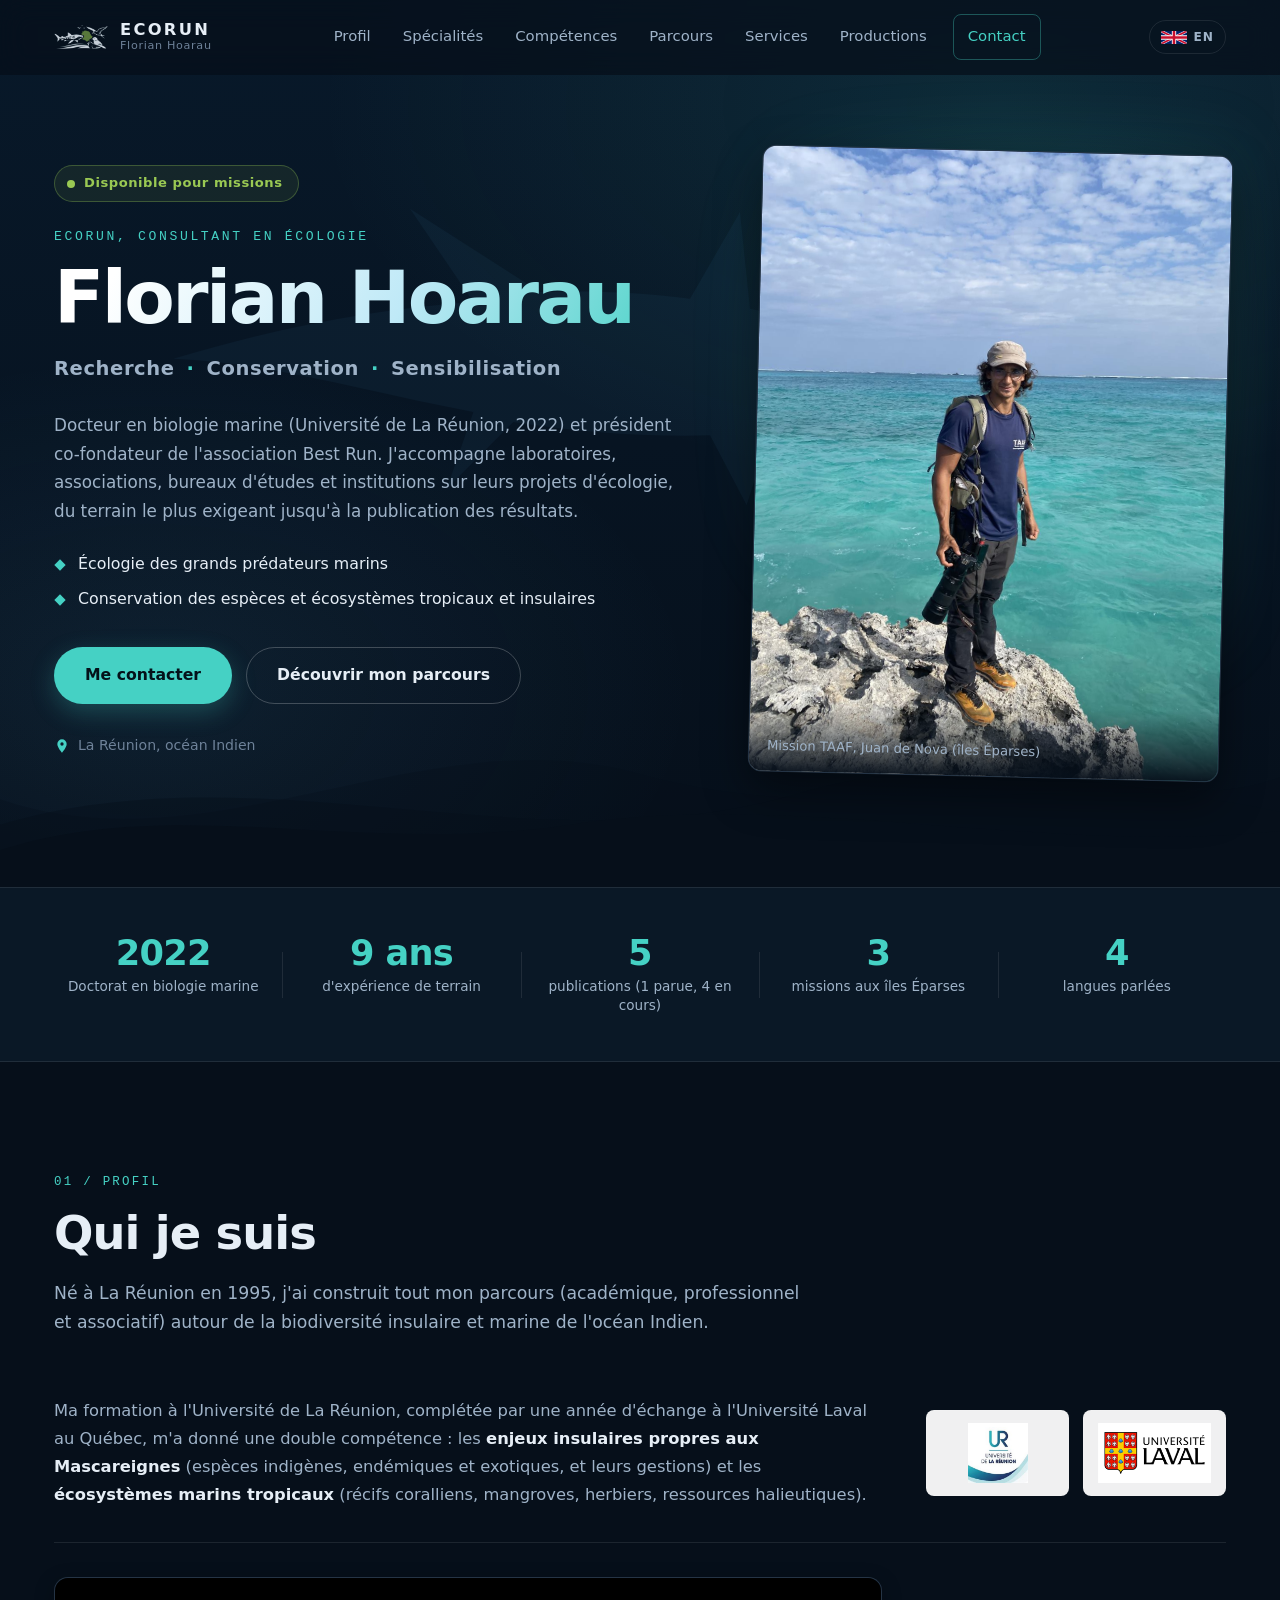
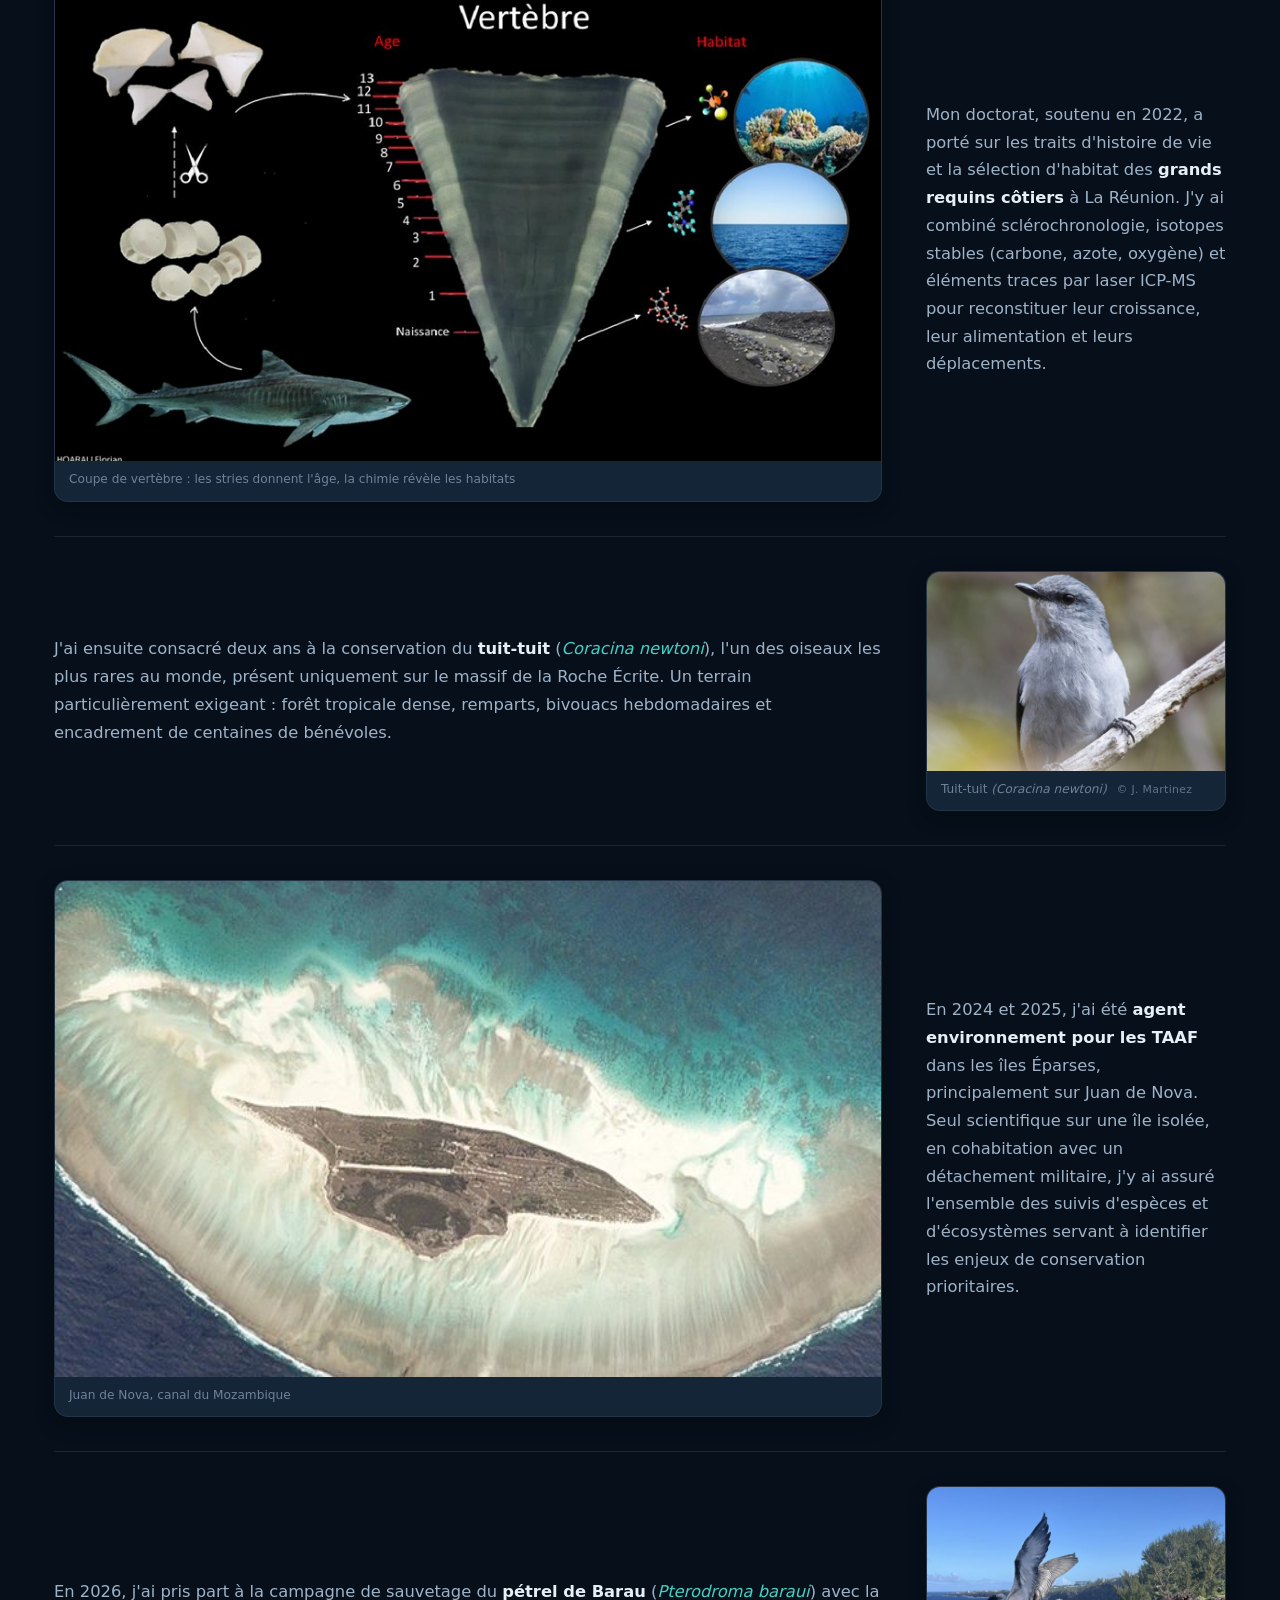
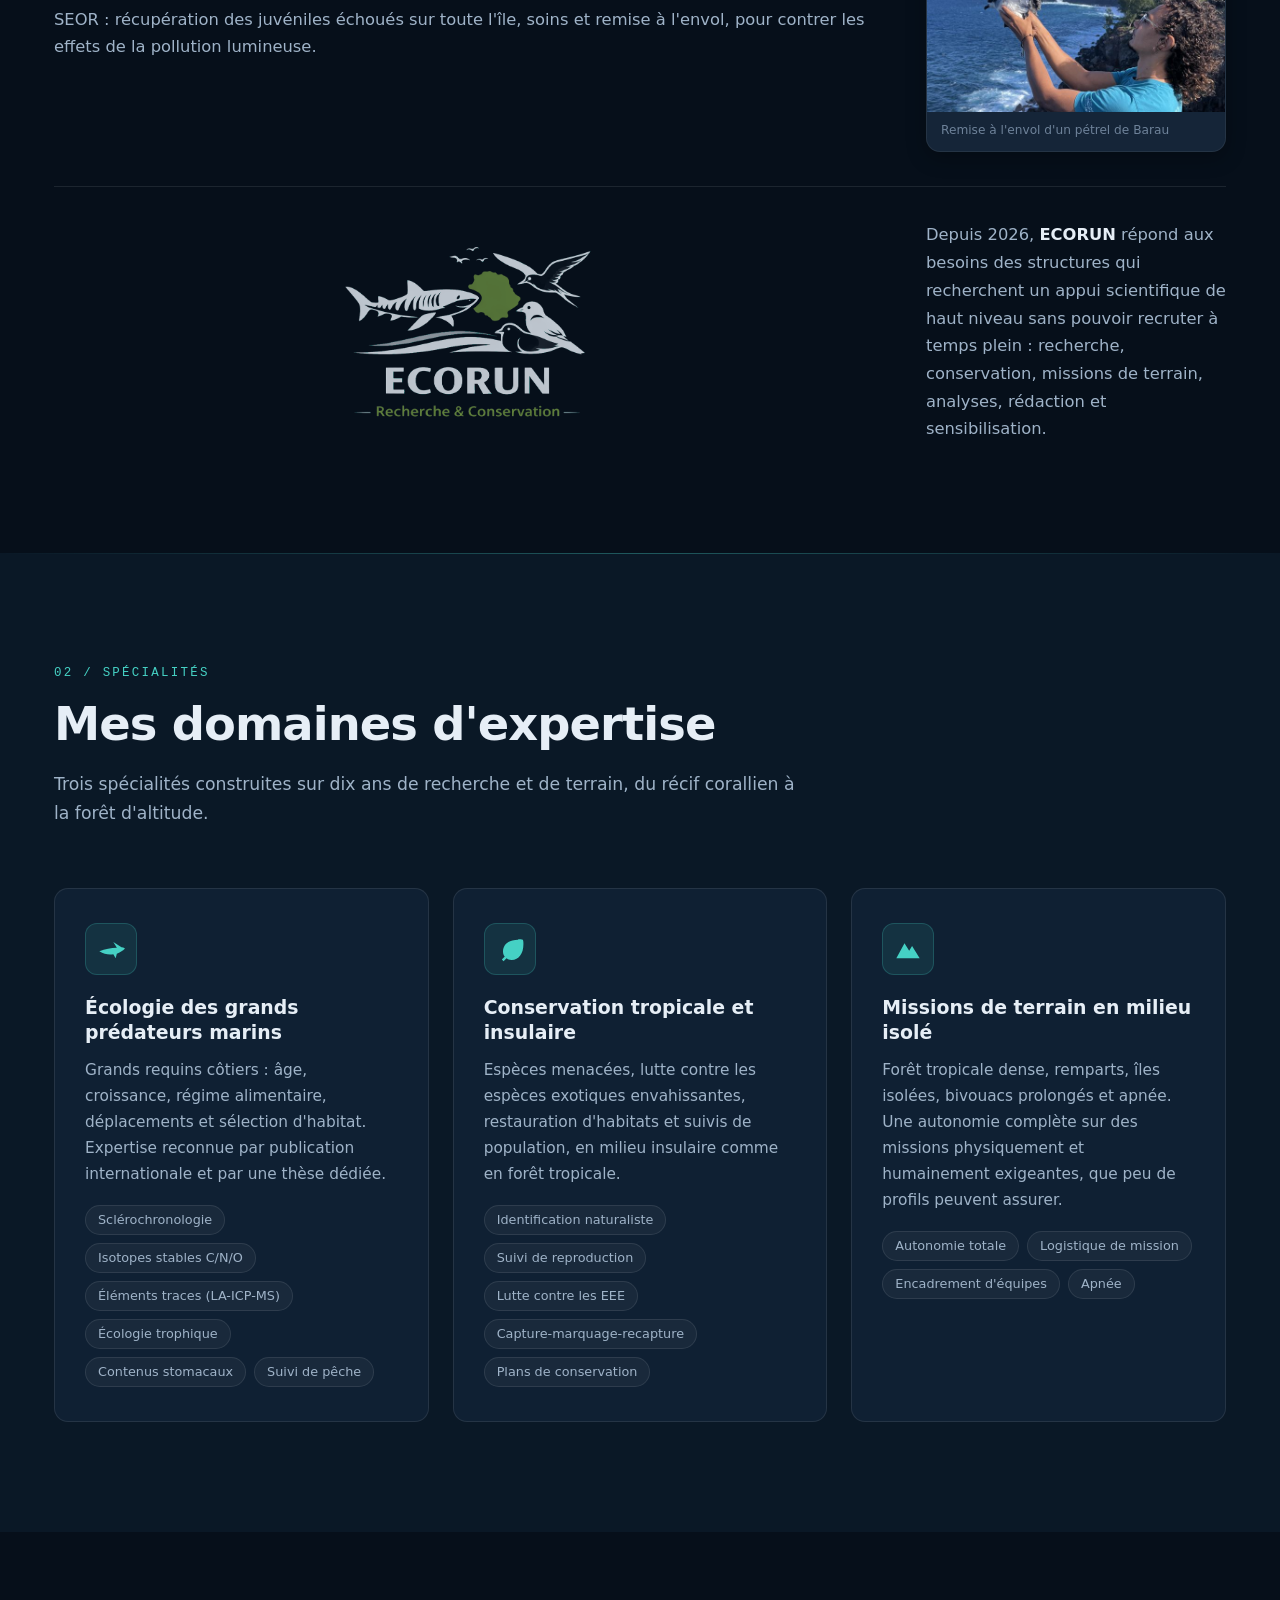
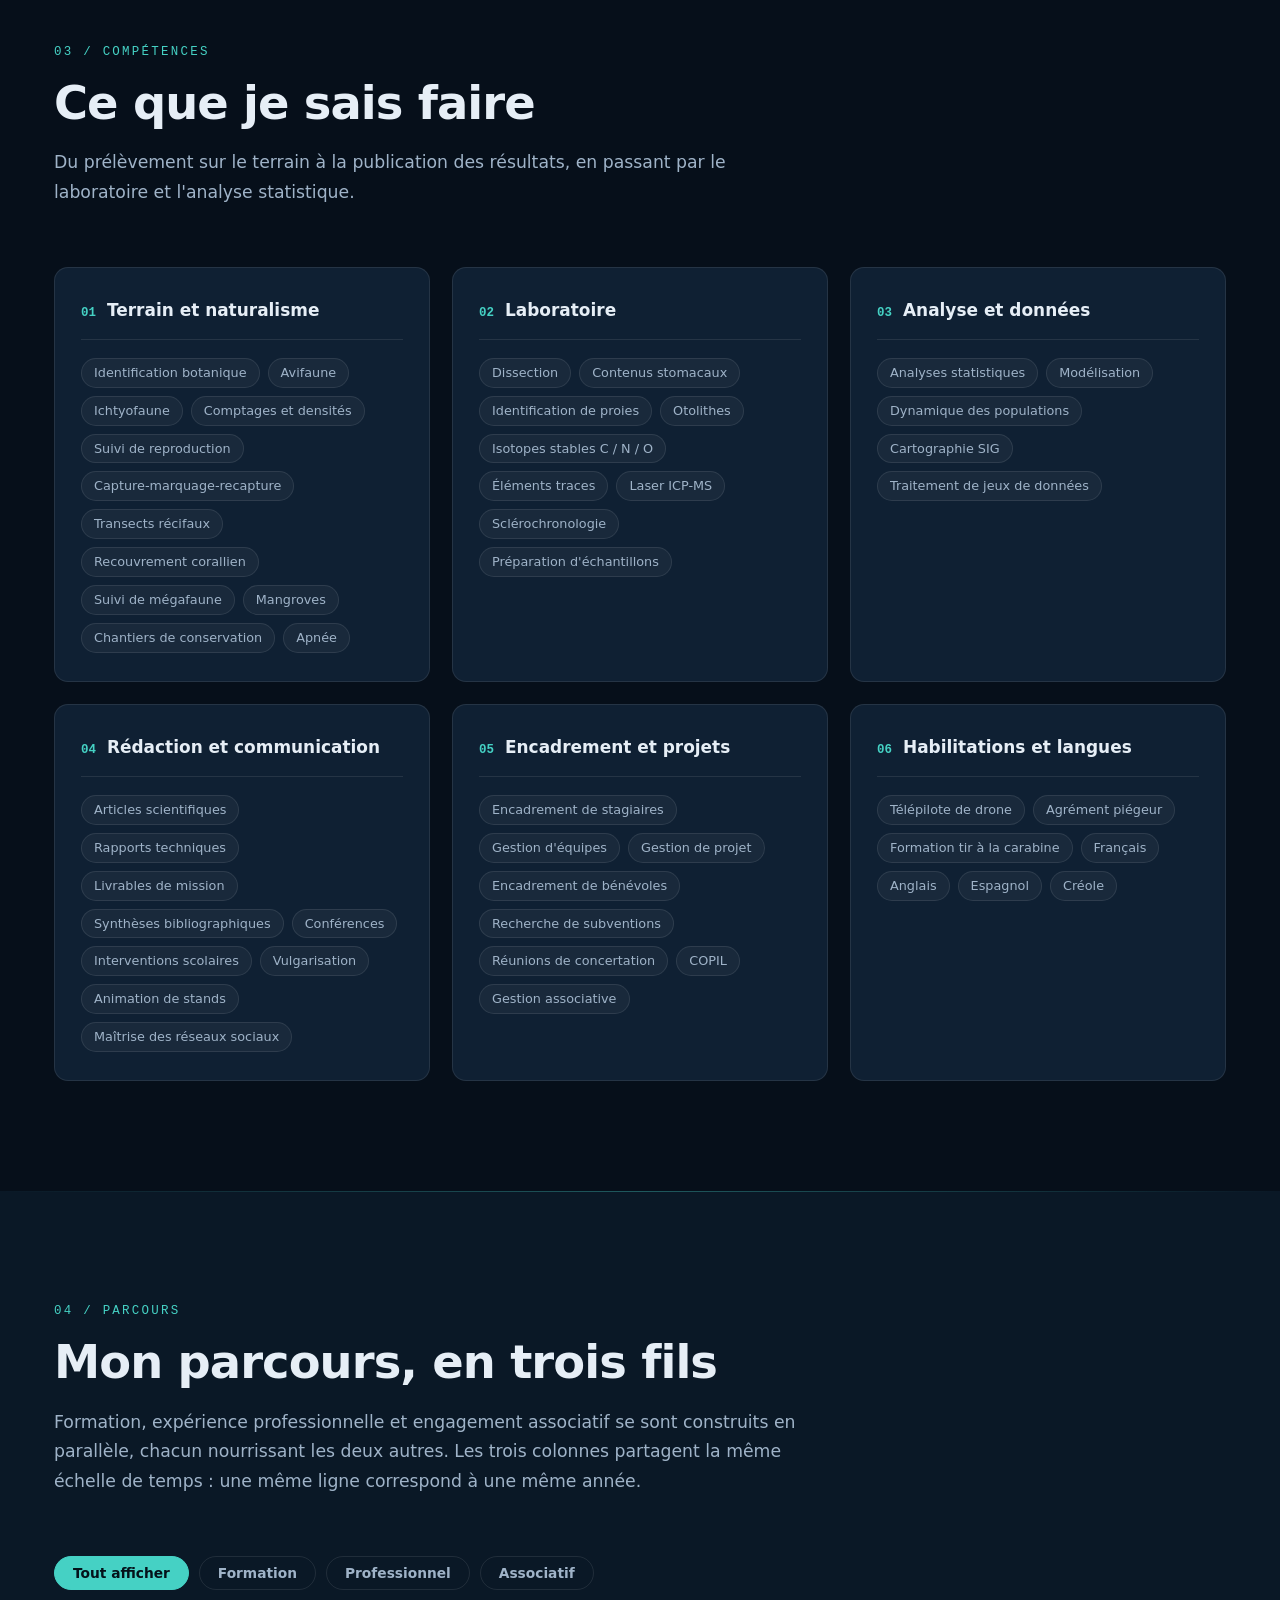
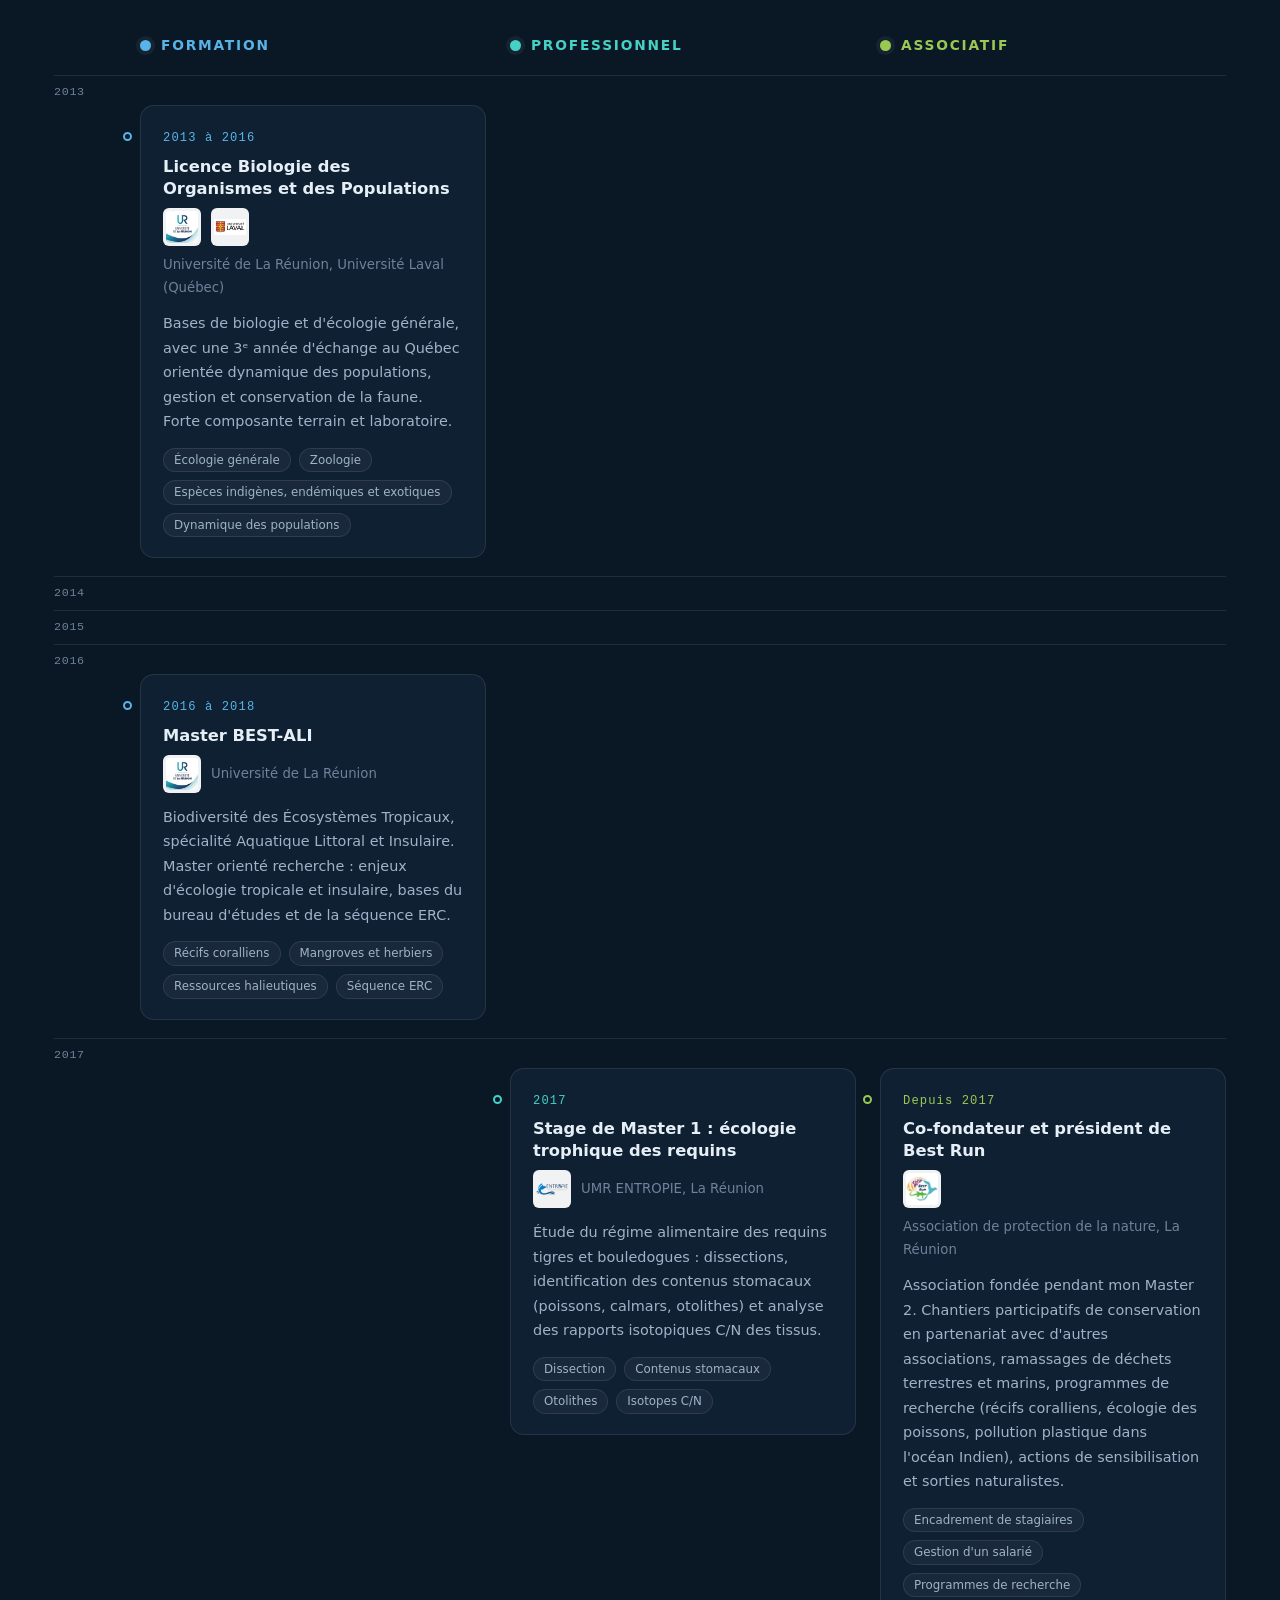
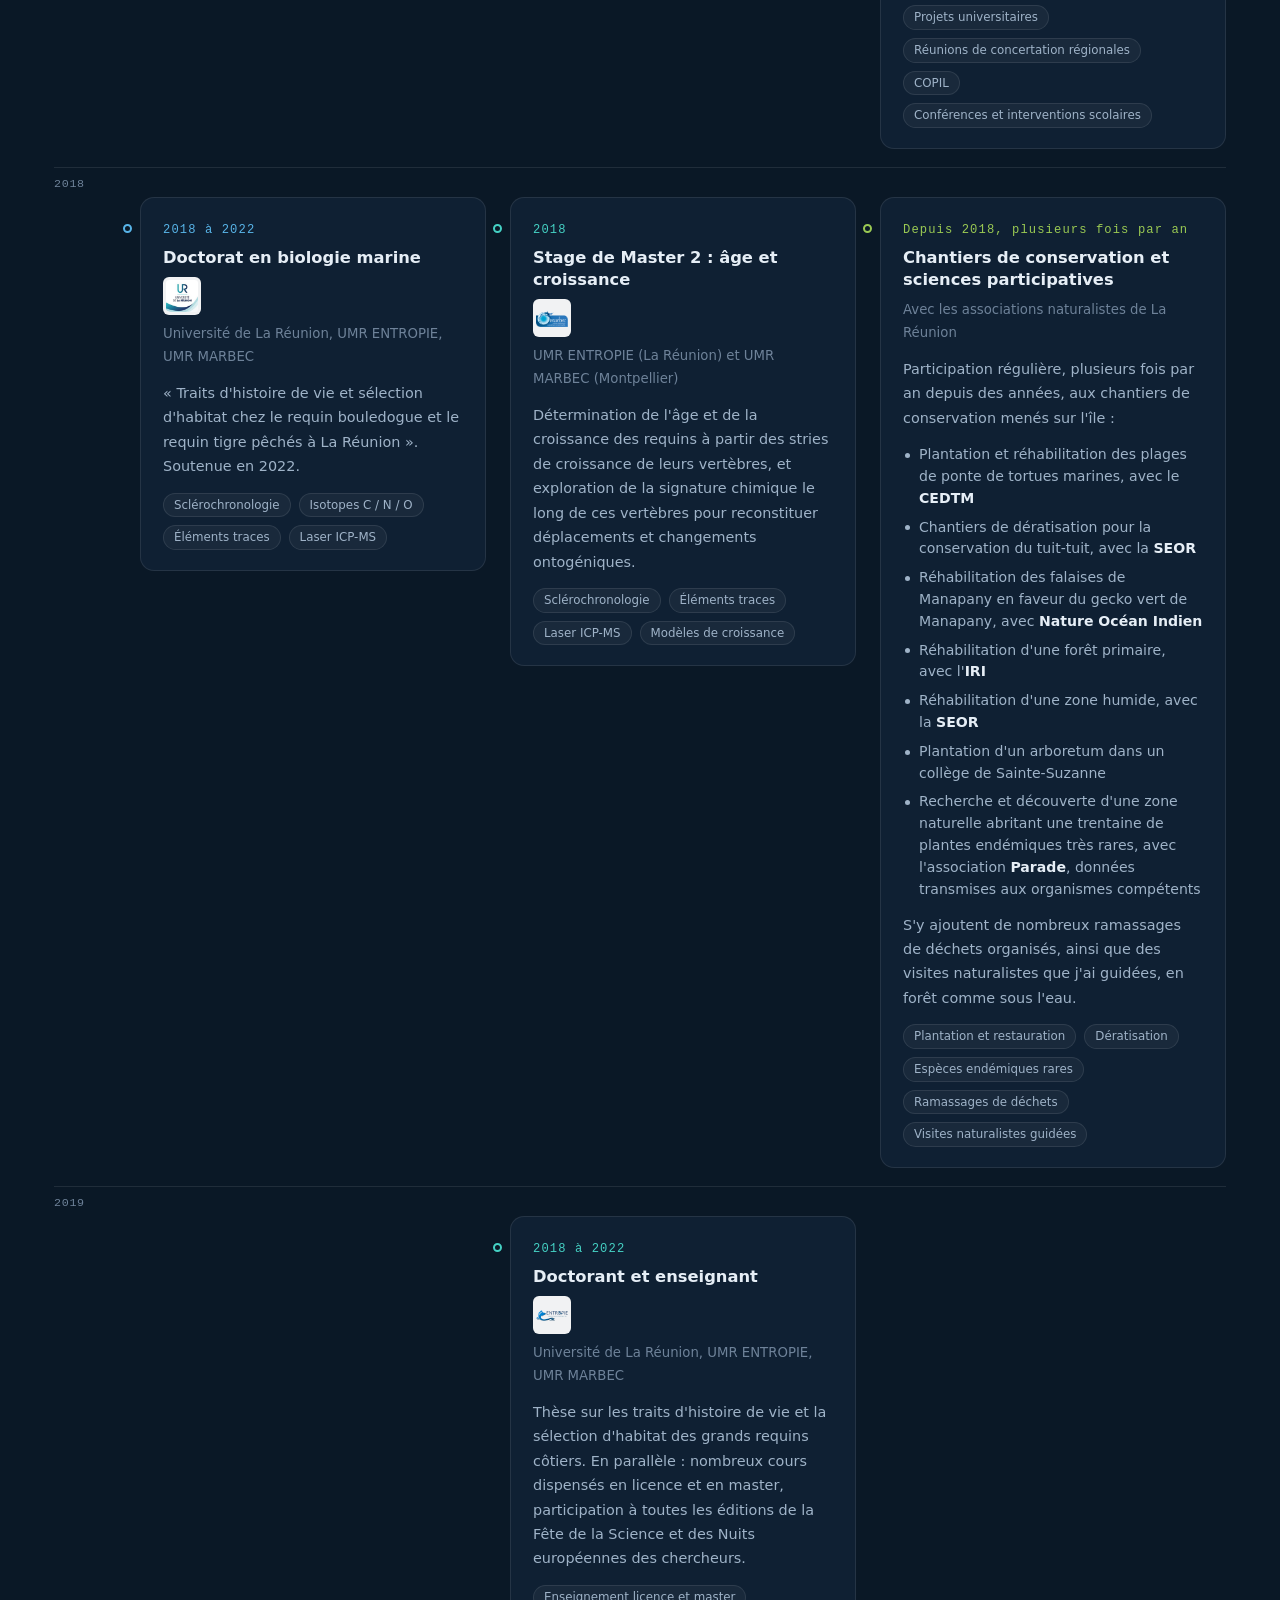
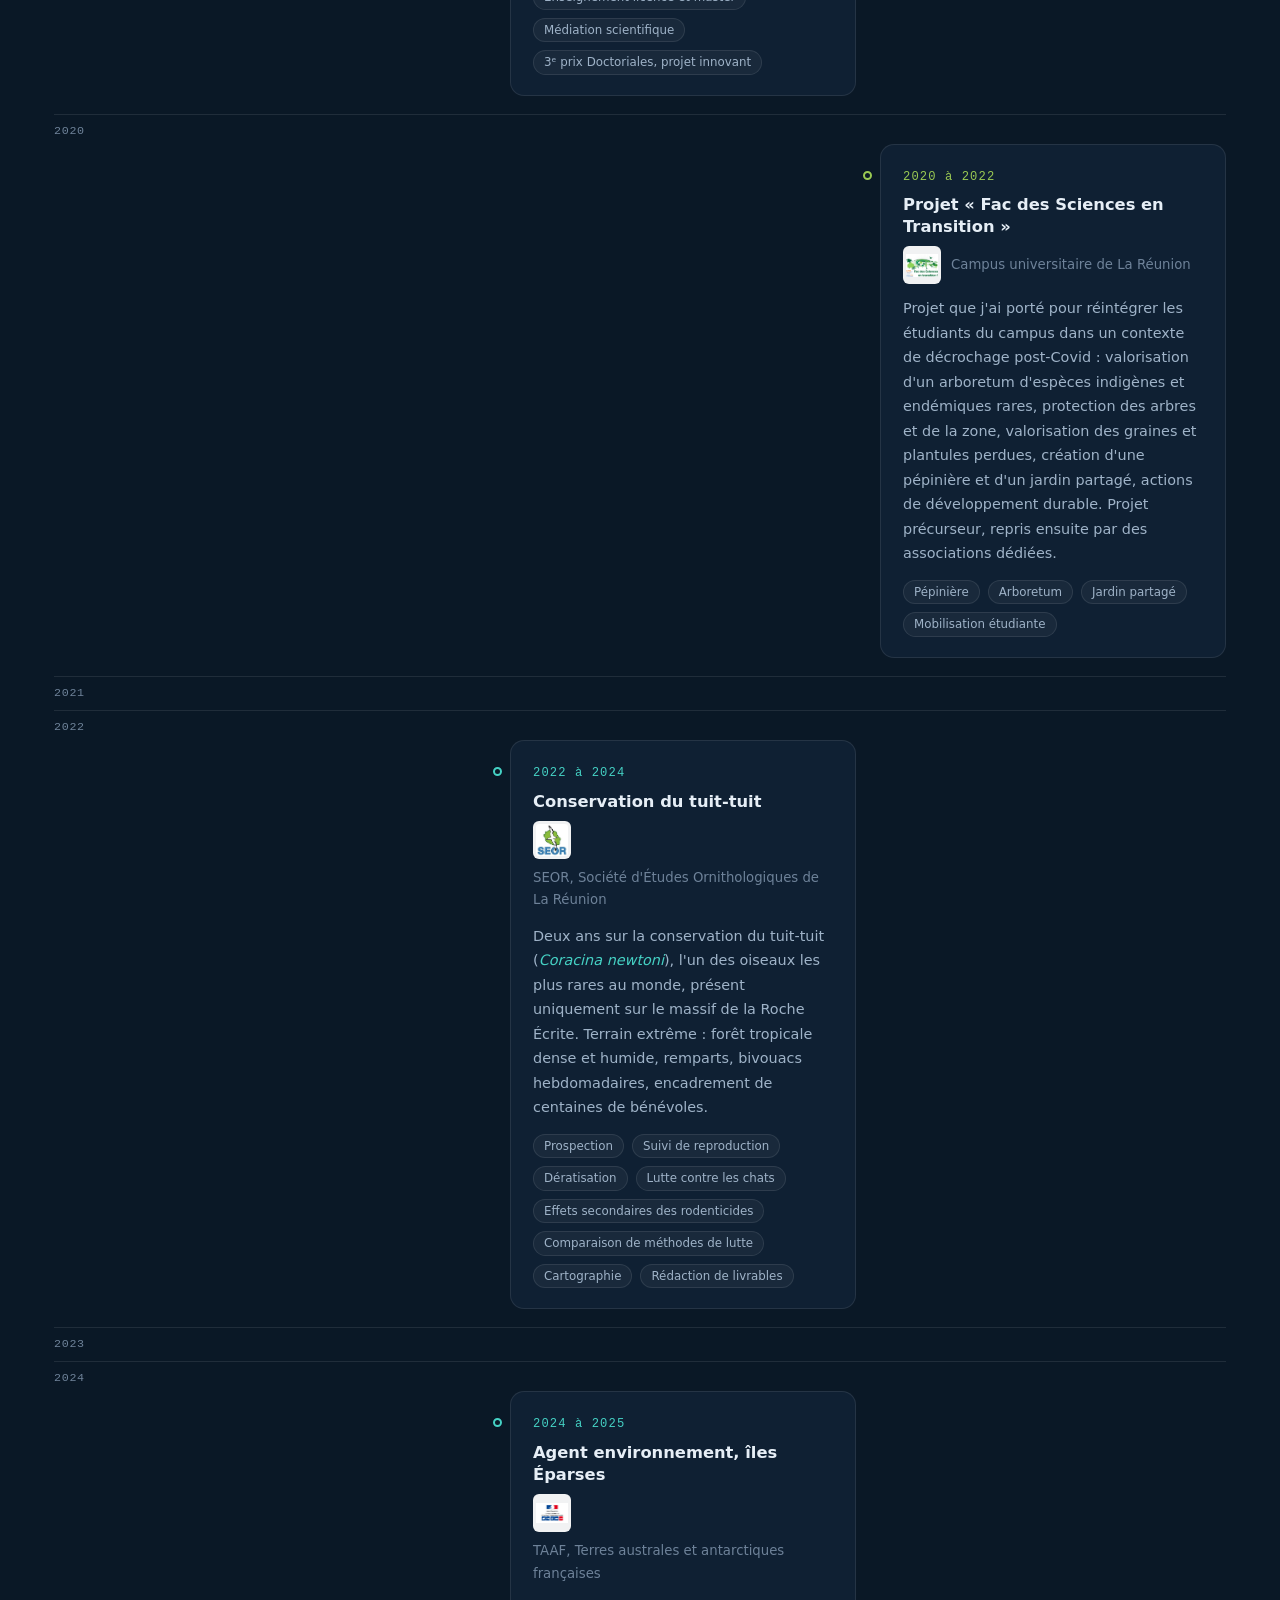
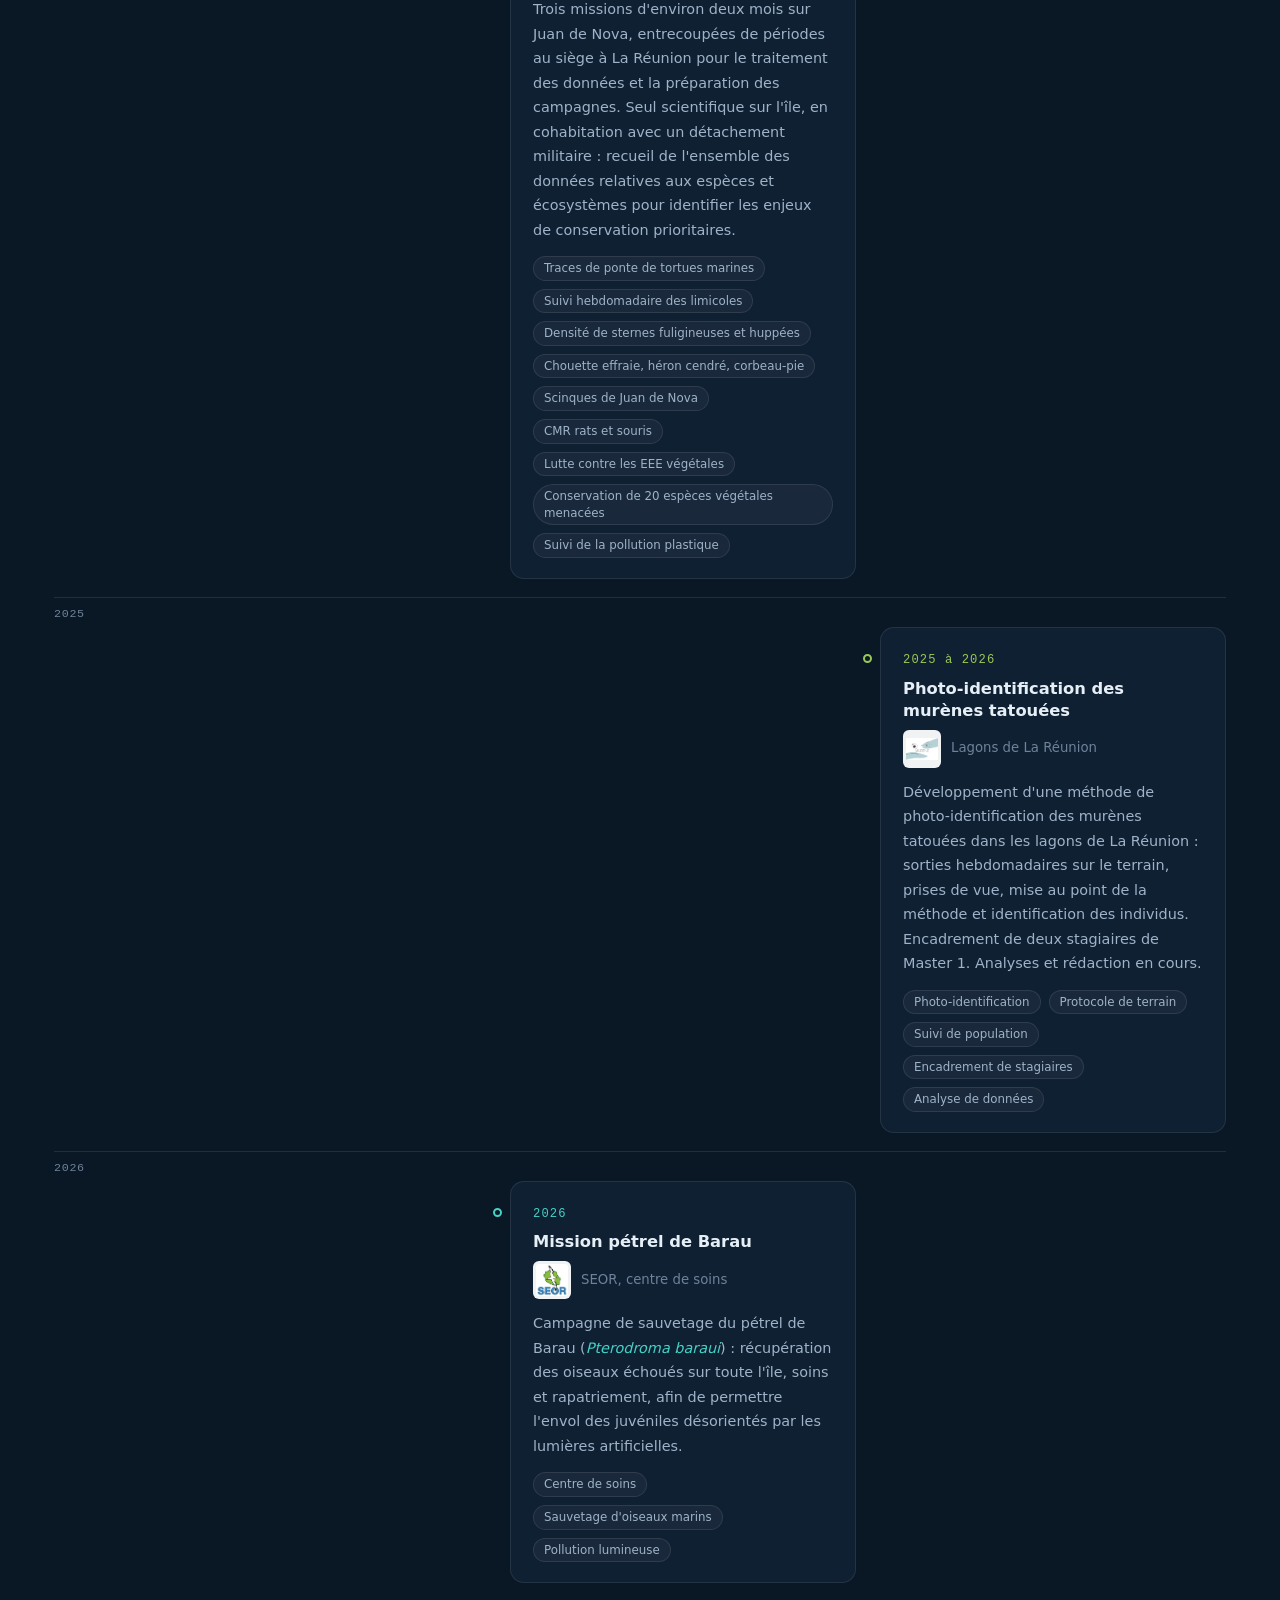
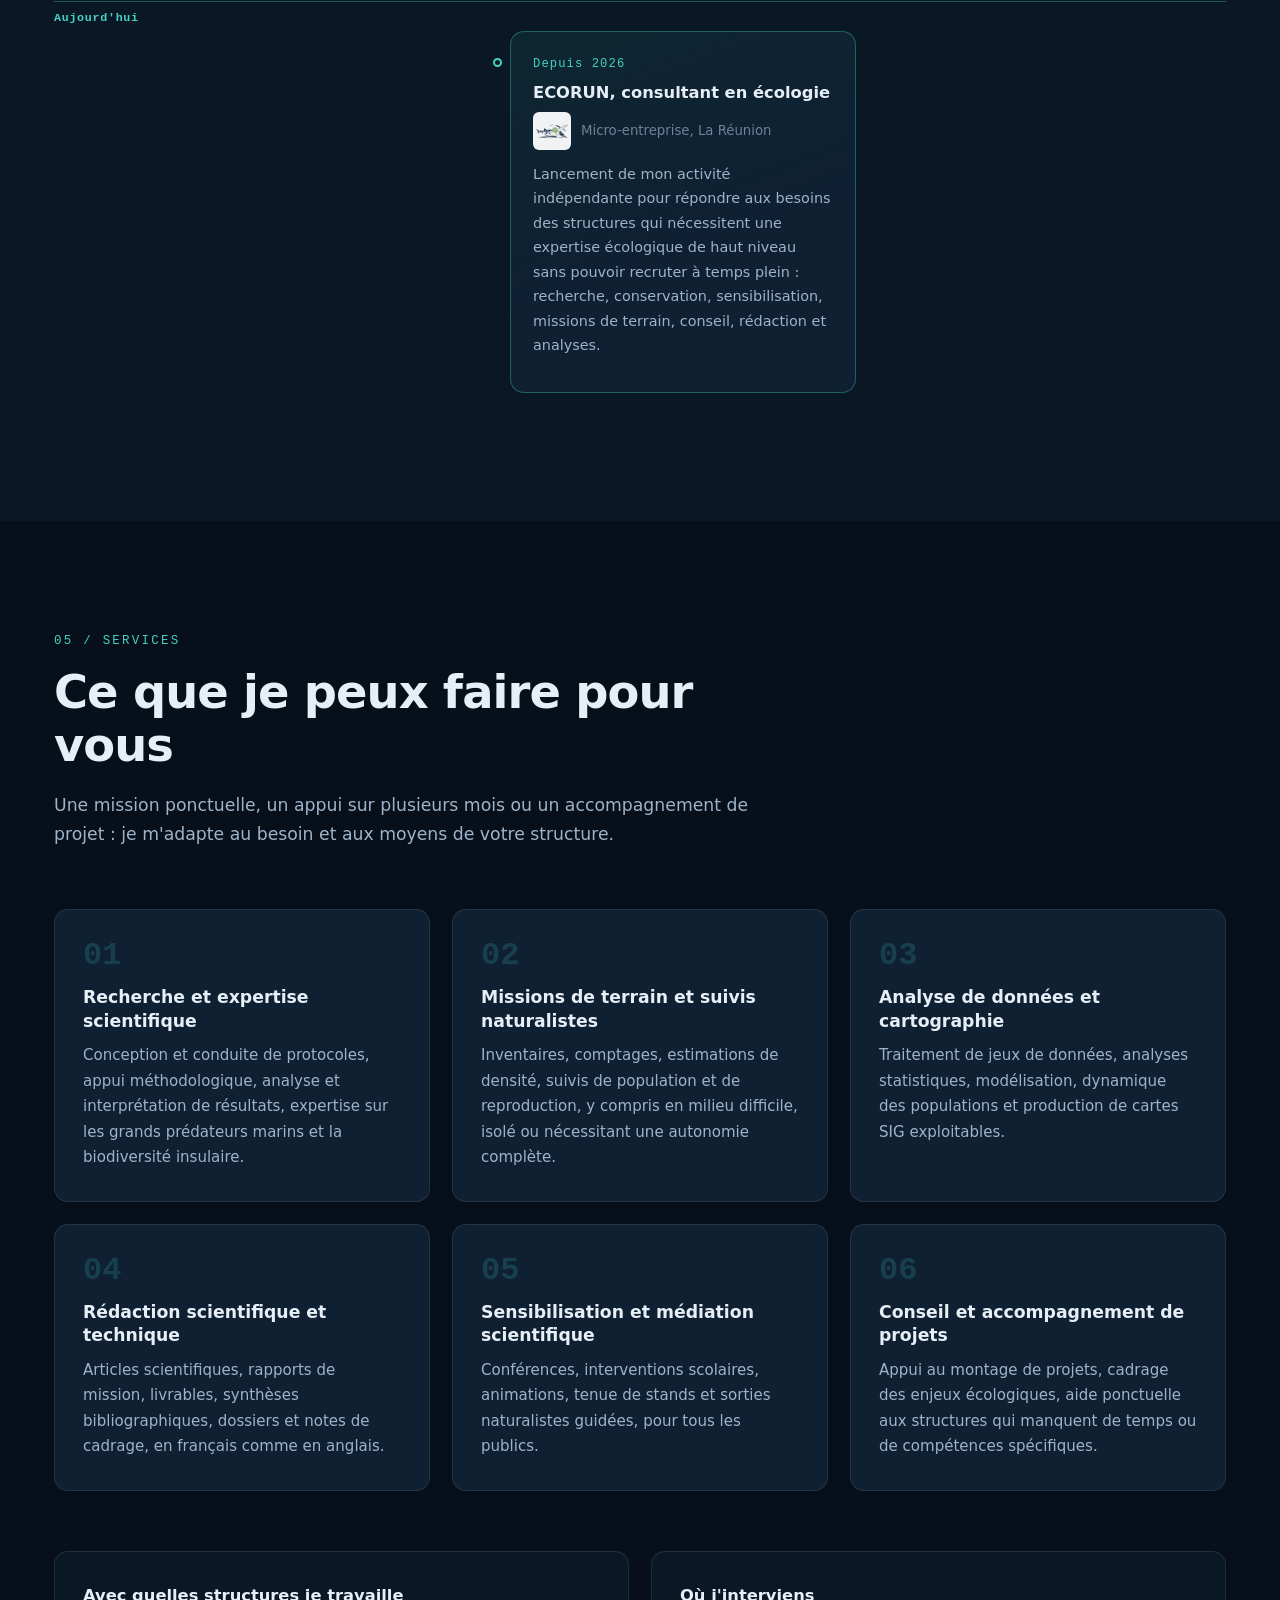
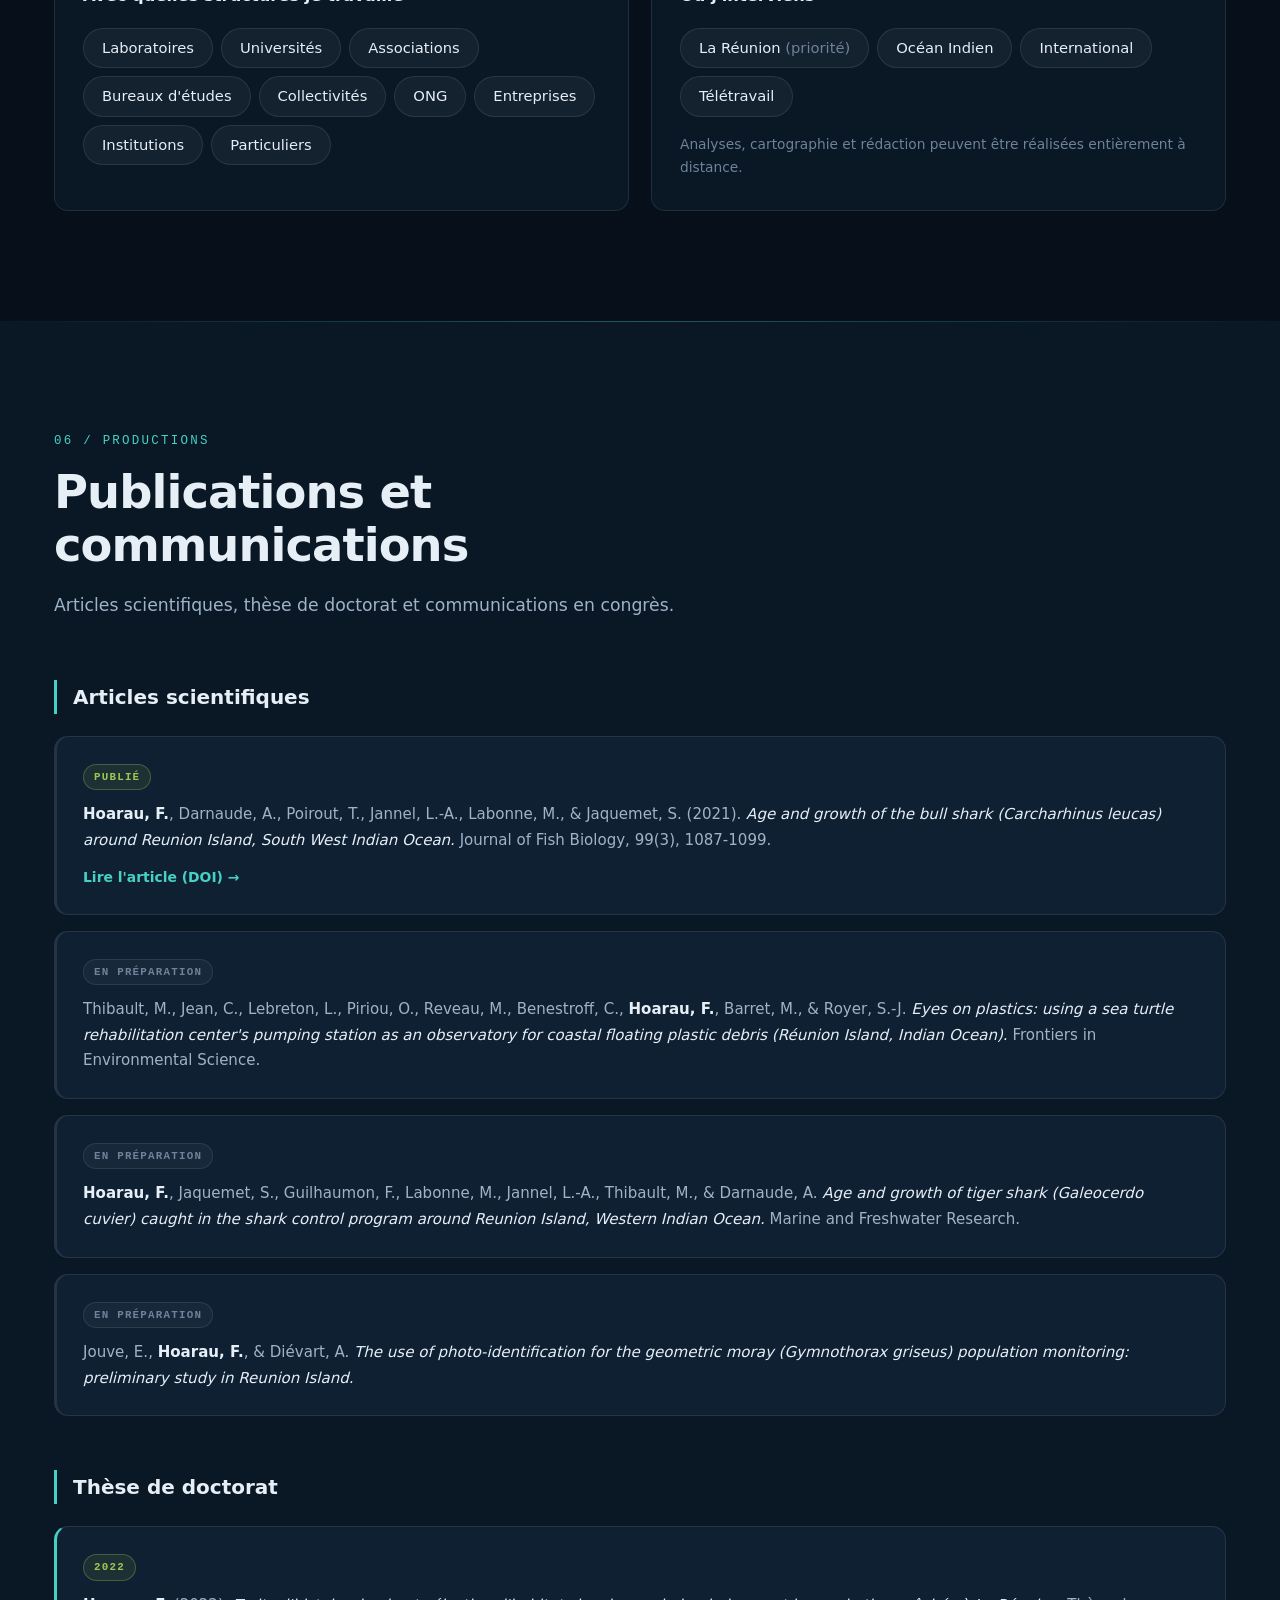
<file: index.html>
<!DOCTYPE html>
<!--
  =====================================================================
  SITE : ECORUN, Florian Hoarau, consultant en écologie
  FICHIER : index.html  (version FRANÇAISE, page d'accueil)
  =====================================================================

  COMMENT MODIFIER CE SITE (pour un non-informaticien)
  ----------------------------------------------------
  • Un COMMENTAIRE s'ouvre par les caractères  inférieur, point
    d'exclamation, tiret, tiret  et se ferme par  tiret, tiret,
    supérieur. Ce qui est à l'intérieur n'est PAS affiché sur le site :
    c'est uniquement une explication pour toi. Tous les blocs
    d'explication de ce fichier sont écrits ainsi.
  • Pour changer un texte : trouve-le ci-dessous et remplace-le. C'est tout.
  • Ne touche pas aux mots entre chevrons  < >  (ce sont les "balises"
    qui donnent la mise en forme). Modifie seulement le texte AUTOUR.
  • Chaque grande partie du site est repérée par un gros bandeau de
    commentaire numéroté, par exemple « 5. SPÉCIALITÉS ». Utilise la
    recherche (Ctrl + F) avec ce numéro pour t'y rendre directement.

  ATTENTION : si tu modifies un texte ici, pense à modifier aussi son
  équivalent anglais dans le fichier  en/index.html  (même structure).
  =====================================================================
-->
<html lang="fr">
<head>

  <!-- ============================================================
       PARTIE TECHNIQUE, à ne modifier que si tu sais ce que tu fais
       ============================================================ -->

  <!-- Jeu de caractères : permet d'afficher les accents (é, è, à, ç...) -->
  <meta charset="UTF-8">

  <!-- Rend le site adaptable aux mobiles et tablettes -->
  <meta name="viewport" content="width=device-width, initial-scale=1.0">

  <!-- Compatibilité avec les anciennes versions d'Internet Explorer / Edge -->
  <meta http-equiv="X-UA-Compatible" content="IE=edge">

  <!-- Couleur de la barre du navigateur sur mobile -->
  <meta name="theme-color" content="#060F1A">


  <!-- ============================================================
       RÉFÉRENCEMENT GOOGLE (SEO)
       Ces lignes déterminent ce que Google affiche dans ses résultats.
       ============================================================ -->

  <!-- TITRE affiché dans l'onglet du navigateur ET dans Google.
       Règle : moins de 60 caractères, avec le mot-clé principal au début. -->
  <title>Florian Hoarau, consultant en écologie à La Réunion | ECORUN</title>

  <!-- DESCRIPTION affichée sous le titre dans Google.
       Règle : entre 140 et 160 caractères, donne envie de cliquer. -->
  <meta name="description" content="Docteur en biologie marine, consultant indépendant en écologie à La Réunion : recherche, conservation, missions de terrain et sensibilisation, océan Indien.">

  <!-- Mots-clés (peu utilisés par Google aujourd'hui, mais sans risque) -->
  <meta name="keywords" content="consultant écologie La Réunion, écologue indépendant 974, expert biodiversité océan Indien, docteur biologie marine, expertise requins, études naturalistes Réunion, conservation espèces tropicales, sensibilisation environnement, télépilote drone environnement">

  <!-- Auteur du site -->
  <meta name="author" content="Florian Hoarau">

  <!-- Autorise Google à indexer la page et à suivre les liens -->
  <meta name="robots" content="index, follow">

  <!-- ADRESSE OFFICIELLE de la page (évite le contenu dupliqué).
       ⚠️ À MODIFIER si ton adresse de site change un jour. -->
  <link rel="canonical" href="https://neufofa.github.io/ecorun/">

  <!-- Indique à Google qu'il existe une version française et une version
       anglaise de la même page. Améliore le référencement international. -->
  <link rel="alternate" hreflang="fr" href="https://neufofa.github.io/ecorun/">
  <link rel="alternate" hreflang="en" href="https://neufofa.github.io/ecorun/en/">
  <link rel="alternate" hreflang="x-default" href="https://neufofa.github.io/ecorun/">


  <!-- ============================================================
       APERÇU LORS D'UN PARTAGE (LinkedIn, WhatsApp, Facebook...)
       C'est la petite vignette qui s'affiche quand on partage le lien.
       ============================================================ -->
  <meta property="og:type" content="website">
  <meta property="og:locale" content="fr_FR">
  <meta property="og:url" content="https://neufofa.github.io/ecorun/">
  <meta property="og:title" content="Florian Hoarau, consultant en écologie à La Réunion">
  <meta property="og:description" content="Docteur en biologie marine. Recherche, conservation et sensibilisation dans l'océan Indien.">
  <meta property="og:image" content="https://neufofa.github.io/ecorun/images/photos/hero-lagon.jpg">
  <meta property="og:site_name" content="ECORUN">
  <meta name="twitter:card" content="summary_large_image">


  <!-- ============================================================
       ICÔNE DU SITE (le petit logo dans l'onglet du navigateur)
       ============================================================ -->
  <link rel="icon" type="image/png" href="images/logos/ecorun-embleme-sur-blanc.png">
  <link rel="apple-touch-icon" href="images/logos/ecorun-embleme-sur-blanc.png">


  <!-- ============================================================
       FEUILLE DE STYLE (toutes les couleurs et la mise en page)
       ============================================================ -->
  <link rel="stylesheet" href="css/style.css">

  <!-- Sécurité : si le visiteur a désactivé JavaScript dans son
       navigateur, on annule les animations d'apparition pour que
       TOUT le contenu reste visible et lisible. -->
  <noscript>
    <style>.reveler { opacity: 1 !important; transform: none !important; }</style>
  </noscript>


  <!-- ============================================================
       DONNÉES STRUCTURÉES (JSON-LD)
       Ce bloc "explique" à Google qui tu es, dans un langage qu'il
       comprend. C'est un gros bonus pour apparaître dans les résultats
       enrichis et dans les recherches locales.
       ⚠️ Pense à le mettre à jour si tes informations changent.
       ============================================================ -->
  <script type="application/ld+json">
  {
    "@context": "https://schema.org",
    "@graph": [
      {
        "@type": "Person",
        "@id": "https://neufofa.github.io/ecorun/#personne",
        "name": "Florian Hoarau",
        "givenName": "Florian",
        "familyName": "Hoarau",
        "jobTitle": "Consultant en écologie",
        "email": "mailto:florian.hoarau.m@gmail.com",
        "description": "Docteur en biologie marine, consultant indépendant en écologie : recherche, conservation et sensibilisation.",
        "image": "https://neufofa.github.io/ecorun/images/photos/portrait.jpg",
        "url": "https://neufofa.github.io/ecorun/",
        "knowsLanguage": ["fr", "en", "es"],
        "alumniOf": {
          "@type": "CollegeOrUniversity",
          "name": "Université de La Réunion"
        },
        "hasCredential": {
          "@type": "EducationalOccupationalCredential",
          "credentialCategory": "Doctorat",
          "name": "Doctorat en biologie marine",
          "educationalLevel": "PhD",
          "recognizedBy": { "@type": "CollegeOrUniversity", "name": "Université de La Réunion" }
        },
        "knowsAbout": [
          "Écologie marine",
          "Biologie des requins",
          "Conservation de la biodiversité",
          "Écosystèmes tropicaux et insulaires",
          "Isotopes stables",
          "Sclérochronologie",
          "Ornithologie"
        ],
        "worksFor": { "@id": "https://neufofa.github.io/ecorun/#entreprise" }
      },
      {
        "@type": "ProfessionalService",
        "@id": "https://neufofa.github.io/ecorun/#entreprise",
        "name": "ECORUN",
        "alternateName": "ECORUN, Florian Hoarau, consultant en écologie",
        "description": "Consultant indépendant en écologie : recherche scientifique, conservation, missions de terrain, analyses, rédaction et sensibilisation.",
        "url": "https://neufofa.github.io/ecorun/",
        "email": "mailto:florian.hoarau.m@gmail.com",
        "image": "https://neufofa.github.io/ecorun/images/logos/ecorun-logo-sur-blanc.png",
        "founder": { "@id": "https://neufofa.github.io/ecorun/#personne" },
        "taxID": "10184120300017",
        "identifier": {
          "@type": "PropertyValue",
          "propertyID": "SIRET",
          "value": "10184120300017"
        },
        "areaServed": [
          { "@type": "Place", "name": "La Réunion" },
          { "@type": "Place", "name": "Océan Indien" },
          { "@type": "Place", "name": "International" }
        ],
        "address": {
          "@type": "PostalAddress",
          "addressRegion": "La Réunion",
          "addressCountry": "FR"
        },
        "knowsLanguage": ["fr", "en", "es"]
      }
    ]
  }
  </script>

</head>

<body>

<!--
  Lien "invisible" qui n'apparaît qu'au clavier (touche Tab).
  Il permet aux personnes malvoyantes de sauter directement au contenu.
-->
<a class="saut-contenu" href="#contenu">Aller au contenu principal</a>


<!-- =====================================================================
     1. EN-TÊTE, barre de navigation qui reste toujours visible en haut
     ===================================================================== -->
<header class="entete" id="entete">
  <div class="conteneur entete__interieur">

    <!-- Logo cliquable qui ramène en haut de page -->
    <a class="entete__logo" href="#accueil" aria-label="ECORUN, retour en haut">
      <img src="images/logos/ecorun-embleme.png" alt="Logo ECORUN" width="150" height="67">
      <span class="entete__logo-texte">
        <strong>ECORUN</strong>
        <small>Florian Hoarau</small>
      </span>
    </a>

    <!--
      MENU DE NAVIGATION
      Chaque lien pointe vers une section de la page grâce au dièse (#).
      Exemple : href="#profil" amène à la section id="profil".
      Pour ajouter ou retirer une entrée du menu, ajoute ou retire une ligne <li>.
    -->
    <nav class="nav" id="nav" aria-label="Navigation principale">
      <ul class="nav__liste">
        <li><a class="nav__lien" href="#profil">Profil</a></li>
        <li><a class="nav__lien" href="#specialites">Spécialités</a></li>
        <li><a class="nav__lien" href="#competences">Compétences</a></li>
        <li><a class="nav__lien" href="#parcours">Parcours</a></li>
        <li><a class="nav__lien" href="#services">Services</a></li>
        <li><a class="nav__lien" href="#productions">Productions</a></li>
        <li><a class="nav__lien nav__lien--bouton" href="#contact">Contact</a></li>
      </ul>
    </nav>

    <div class="entete__actions">

      <!--
        BOUTON DE LANGUE, petit drapeau britannique discret.
        Il renvoie vers la version anglaise du site (dossier /en/).
      -->
      <a class="drapeau" href="en/index.html" hreflang="en" lang="en"
         aria-label="Switch to English version" title="English version">
        <!-- Drapeau dessiné directement en code (SVG) : net sur tous les écrans -->
        <svg viewBox="0 0 60 30" width="26" height="13" aria-hidden="true" focusable="false">
          <clipPath id="coupe"><path d="M0,0 v30 h60 v-30 z"/></clipPath>
          <g clip-path="url(#coupe)">
            <path d="M0,0 v30 h60 v-30 z" fill="#012169"/>
            <path d="M0,0 L60,30 M60,0 L0,30" stroke="#fff" stroke-width="6"/>
            <path d="M0,0 L60,30 M60,0 L0,30" stroke="#C8102E" stroke-width="4"/>
            <path d="M30,0 v30 M0,15 h60" stroke="#fff" stroke-width="10"/>
            <path d="M30,0 v30 M0,15 h60" stroke="#C8102E" stroke-width="6"/>
          </g>
        </svg>
        <span class="drapeau__texte">EN</span>
      </a>

      <!--
        BOUTON "HAMBURGER", n'apparaît que sur mobile.
        Il ouvre et ferme le menu. Son fonctionnement est dans js/script.js
      -->
      <button class="burger" id="burger" type="button"
              aria-label="Ouvrir le menu" aria-expanded="false" aria-controls="nav">
        <span></span><span></span><span></span>
      </button>

    </div>
  </div>
</header>


<!-- Contenu principal de la page -->
<main id="contenu">


<!-- =====================================================================
     2. ACCUEIL (HERO), la première chose que voit le visiteur
     ===================================================================== -->
<section class="hero" id="accueil">

  <!--
    Décor de fond : dégradé "profondeur marine" et vagues animées.
    Tout est dessiné en code, aucune image n'est chargée : c'est rapide.
    aria-hidden="true" signifie ignoré par les lecteurs d'écran (décoratif).
  -->
  <div class="hero__decor" aria-hidden="true">
    <!-- Silhouette de requin en filigrane, très discrète -->
    <svg class="hero__requin" viewBox="0 0 600 220" preserveAspectRatio="xMidYMid meet">
      <path fill="currentColor" d="M20 130c60-18 120-30 180-34l-38-56 78 50c30-1 60 0 90 4l30-52 6 58c48 10 92 28 130 56-38 10-78 16-118 18l-14 44-22-42c-40 1-80-2-118-8l-40 40 16-46c-64-12-124-30-180-32z"/>
    </svg>
    <!-- Trois vagues superposées qui ondulent lentement -->
    <div class="hero__vagues">
      <svg viewBox="0 0 1440 120" preserveAspectRatio="none"><path d="M0,64 C240,110 480,10 720,48 C960,86 1200,40 1440,72 L1440,120 L0,120 Z"/></svg>
      <svg viewBox="0 0 1440 120" preserveAspectRatio="none"><path d="M0,80 C300,30 600,110 900,60 C1140,20 1300,80 1440,50 L1440,120 L0,120 Z"/></svg>
      <svg viewBox="0 0 1440 120" preserveAspectRatio="none"><path d="M0,96 C200,60 400,100 640,80 C900,58 1180,100 1440,84 L1440,120 L0,120 Z"/></svg>
    </div>
  </div>

  <div class="conteneur hero__grille">

    <!-- Colonne de gauche : le texte -->
    <div class="hero__texte">

      <!-- Petite pastille "disponible". Supprime cette ligne si tu ne veux plus l'afficher. -->
      <p class="pastille"><span class="pastille__point"></span> Disponible pour missions</p>

      <p class="hero__surtitre">ECORUN, consultant en écologie</p>

      <!-- Titre principal de la page (il ne doit y avoir qu'un seul <h1>) -->
      <h1 class="hero__titre">Florian&nbsp;Hoarau</h1>

      <p class="hero__soustitre">
        <span>Recherche</span><i>·</i><span>Conservation</span><i>·</i><span>Sensibilisation</span>
      </p>

      <p class="hero__accroche">
        Docteur en biologie marine (Université de La Réunion, 2022) et président
        co-fondateur de l'association Best Run. J'accompagne laboratoires,
        associations, bureaux d'études et institutions sur leurs projets d'écologie,
        du terrain le plus exigeant jusqu'à la publication des résultats.
      </p>

      <!-- Les deux spécialités mises en avant -->
      <ul class="hero__specialites">
        <li>Écologie des grands prédateurs marins</li>
        <li>Conservation des espèces et écosystèmes tropicaux et insulaires</li>
      </ul>

      <!-- Boutons d'action -->
      <div class="hero__boutons">
        <a class="bouton bouton--plein" href="#contact">Me contacter</a>
        <a class="bouton bouton--vide" href="#parcours">Découvrir mon parcours</a>
      </div>

      <p class="hero__lieu">
        <!-- Petite icône "épingle de carte" dessinée en code -->
        <svg viewBox="0 0 24 24" width="16" height="16" aria-hidden="true"><path fill="currentColor" d="M12 2a7 7 0 0 0-7 7c0 5.25 7 13 7 13s7-7.75 7-13a7 7 0 0 0-7-7zm0 9.5A2.5 2.5 0 1 1 12 6.5a2.5 2.5 0 0 1 0 5z"/></svg>
        La Réunion, océan Indien
      </p>
    </div>

    <!-- Colonne de droite : la photo -->
    <div class="hero__media">
      <figure class="cadre-photo">
        <!--
          POUR CHANGER CETTE PHOTO : remplace le fichier
          images/photos/hero-lagon.jpg par la tienne (même nom),
          ou change le chemin dans src="..." ci-dessous.
          Garde toujours le texte alt="..." : il décrit l'image pour
          Google et pour les personnes malvoyantes.
        -->
        <img src="images/photos/hero-lagon.jpg"
             alt="Florian Hoarau en mission de terrain sur le lagon de Juan de Nova, îles Éparses"
             width="1100" height="1467" loading="eager" decoding="async">
        <figcaption>Mission TAAF, Juan de Nova (îles Éparses)</figcaption>
      </figure>
    </div>

  </div>
</section>


<!-- =====================================================================
     3. CHIFFRES CLÉS, bandeau de crédibilité juste sous l'accueil
     Pour modifier un chiffre : change le nombre dans <b> et le texte dans <span>.
     ===================================================================== -->
<section class="chiffres" aria-label="Chiffres clés">
  <div class="conteneur chiffres__grille">
    <div class="chiffre reveler"><b>2022</b><span>Doctorat en biologie marine</span></div>
    <div class="chiffre reveler"><b>9 ans</b><span>d'expérience de terrain</span></div>
    <div class="chiffre reveler"><b>5</b><span>publications (1 parue, 4 en cours)</span></div>
    <div class="chiffre reveler"><b>3</b><span>missions aux îles Éparses</span></div>
    <div class="chiffre reveler"><b>4</b><span>langues parlées</span></div>
  </div>
</section>


<!-- =====================================================================
     4. PROFIL, qui je suis
     ---------------------------------------------------------------------
     Cette section est construite en "blocs récit" : chaque paragraphe est
     accompagné d'une petite image ou d'un logo, alternativement à droite
     puis à gauche du texte.

     POUR AJOUTER UN BLOC : copie un <article class="recit__bloc"> entier.
     Ajoute la classe  recit__bloc--inverse  pour placer l'image à GAUCHE.
     ===================================================================== -->
<section class="section" id="profil">
  <div class="conteneur">

    <!-- En-tête de section : réutilisé à l'identique dans toutes les sections -->
    <header class="section__entete reveler">
      <p class="section__oeil">01 / Profil</p>
      <h2 class="section__titre">Qui je suis</h2>
      <p class="section__intro">
        Né à La Réunion en 1995, j'ai construit tout mon parcours (académique,
        professionnel et associatif) autour de la biodiversité insulaire et marine
        de l'océan Indien.
      </p>
    </header>

    <div class="recit">

      <!-- ---------- Bloc 1 : la formation ---------- -->
      <article class="recit__bloc reveler">
        <div class="recit__texte">
          <p>
            Ma formation à l'Université de La Réunion, complétée par une année
            d'échange à l'Université Laval au Québec, m'a donné une double
            compétence : les <strong>enjeux insulaires propres aux Mascareignes</strong>
            (espèces indigènes, endémiques et exotiques, et leurs gestions) et les
            <strong>écosystèmes marins tropicaux</strong> (récifs coralliens,
            mangroves, herbiers, ressources halieutiques).
          </p>
        </div>
        <div class="recit__media">
          <!-- Deux logos côte à côte, sur pastille blanche pour rester lisibles -->
          <div class="duo-logos">
            <img src="images/logos/univ-reunion.jpg" alt="Université de La Réunion"
                 width="220" height="220" loading="lazy">
            <img src="images/logos/univ-laval.png" alt="Université Laval, Québec"
                 width="220" height="116" loading="lazy">
          </div>
        </div>
      </article>

      <!-- ---------- Bloc 2 : la thèse (image à gauche) ---------- -->
      <article class="recit__bloc recit__bloc--inverse reveler">
        <div class="recit__texte">
          <p>
            Mon doctorat, soutenu en 2022, a porté sur les traits d'histoire de vie
            et la sélection d'habitat des <strong>grands requins côtiers</strong> à
            La Réunion. J'y ai combiné sclérochronologie, isotopes stables (carbone,
            azote, oxygène) et éléments traces par laser ICP-MS pour reconstituer
            leur croissance, leur alimentation et leurs déplacements.
          </p>
        </div>
        <div class="recit__media">
          <figure class="media-cadre">
            <img src="images/photos/schema-these.jpg"
                 alt="Coupe de vertèbre de requin tigre : les stries de croissance numérotées de 1 à 13 donnent l'âge, et l'analyse chimique révèle les habitats fréquentés"
                 width="900" height="526" loading="lazy">
            <figcaption>Coupe de vertèbre : les stries donnent l'âge, la chimie révèle les habitats</figcaption>
          </figure>
        </div>
      </article>

      <!-- ---------- Bloc 3 : le tuit-tuit ---------- -->
      <article class="recit__bloc reveler">
        <div class="recit__texte">
          <p>
            J'ai ensuite consacré deux ans à la conservation du <strong>tuit-tuit</strong>
            (<em>Coracina newtoni</em>), l'un des oiseaux les plus rares au monde,
            présent uniquement sur le massif de la Roche Écrite. Un terrain
            particulièrement exigeant : forêt tropicale dense, remparts, bivouacs
            hebdomadaires et encadrement de centaines de bénévoles.
          </p>
        </div>
        <div class="recit__media">
          <figure class="media-cadre">
            <img src="images/photos/tuit-tuit.jpg"
                 alt="Tuit-tuit (Coracina newtoni), oiseau endémique du massif de la Roche Écrite à La Réunion"
                 width="640" height="427" loading="lazy">
            <!-- Crédit photo obligatoire : ne pas retirer -->
            <figcaption>Tuit-tuit <em>(Coracina newtoni)</em> <span class="credit">© J. Martinez</span></figcaption>
          </figure>
        </div>
      </article>

      <!-- ---------- Bloc 4 : les îles Éparses (image à gauche) ---------- -->
      <article class="recit__bloc recit__bloc--inverse reveler">
        <div class="recit__texte">
          <p>
            En 2024 et 2025, j'ai été <strong>agent environnement pour les TAAF</strong>
            dans les îles Éparses, principalement sur Juan de Nova. Seul scientifique
            sur une île isolée, en cohabitation avec un détachement militaire, j'y ai
            assuré l'ensemble des suivis d'espèces et d'écosystèmes servant à
            identifier les enjeux de conservation prioritaires.
          </p>
        </div>
        <div class="recit__media">
          <figure class="media-cadre">
            <img src="images/photos/juan-de-nova.jpg"
                 alt="Vue satellite de l'île de Juan de Nova et de son lagon, îles Éparses, canal du Mozambique"
                 width="640" height="384" loading="lazy">
            <figcaption>Juan de Nova, canal du Mozambique</figcaption>
          </figure>
        </div>
      </article>

      <!-- ---------- Bloc 5 : le pétrel de Barau ---------- -->
      <article class="recit__bloc reveler">
        <div class="recit__texte">
          <p>
            En 2026, j'ai pris part à la campagne de sauvetage du
            <strong>pétrel de Barau</strong> (<em>Pterodroma baraui</em>) avec la SEOR :
            récupération des juvéniles échoués sur toute l'île, soins et remise à
            l'envol, pour contrer les effets de la pollution lumineuse.
          </p>
        </div>
        <div class="recit__media">
          <figure class="media-cadre">
            <img src="images/photos/petrel-barau.jpg"
                 alt="Florian Hoarau relâchant un pétrel de Barau au-dessus de l'océan, à La Réunion"
                 width="640" height="482" loading="lazy">
            <figcaption>Remise à l'envol d'un pétrel de Barau</figcaption>
          </figure>
        </div>
      </article>

      <!-- ---------- Bloc 6 : ECORUN (logo à gauche) ---------- -->
      <article class="recit__bloc recit__bloc--inverse reveler">
        <div class="recit__texte">
          <p>
            Depuis 2026, <strong>ECORUN</strong> répond aux besoins des structures qui
            recherchent un appui scientifique de haut niveau sans pouvoir recruter à
            temps plein : recherche, conservation, missions de terrain, analyses,
            rédaction et sensibilisation.
          </p>
        </div>
        <div class="recit__media">
          <img class="recit__logo" src="images/logos/ecorun-logo.png"
               alt="Logo ECORUN" width="695" height="484" loading="lazy">
        </div>
      </article>

    </div>
  </div>
</section>


<!-- =====================================================================
     5. SPÉCIALITÉS, mes domaines d'expertise
     Pour ajouter une spécialité : copie un bloc <article class="carte-spe">
     entier et modifie son contenu.
     ===================================================================== -->
<section class="section section--fonce" id="specialites">
  <div class="conteneur">

    <header class="section__entete reveler">
      <p class="section__oeil">02 / Spécialités</p>
      <h2 class="section__titre">Mes domaines d'expertise</h2>
      <p class="section__intro">
        Trois spécialités construites sur dix ans de recherche et de terrain,
        du récif corallien à la forêt d'altitude.
      </p>
    </header>

    <div class="grille-spe">

      <article class="carte-spe reveler">
        <div class="carte-spe__icone">
          <!-- Icône requin -->
          <svg viewBox="0 0 48 48" aria-hidden="true"><path fill="currentColor" d="M4 28c10-4 20-6 30-6l-6-10 14 9c2 0 4 1 6 2-4 4-9 7-14 9l-2 8-4-7c-8 1-16 0-24-5z"/></svg>
        </div>
        <h3>Écologie des grands prédateurs marins</h3>
        <p>
          Grands requins côtiers : âge, croissance, régime alimentaire,
          déplacements et sélection d'habitat. Expertise reconnue par publication
          internationale et par une thèse dédiée.
        </p>
        <ul class="etiquettes">
          <li>Sclérochronologie</li><li>Isotopes stables C/N/O</li>
          <li>Éléments traces (LA-ICP-MS)</li><li>Écologie trophique</li>
          <li>Contenus stomacaux</li><li>Suivi de pêche</li>
        </ul>
      </article>

      <article class="carte-spe reveler">
        <div class="carte-spe__icone">
          <!-- Icône feuille et île -->
          <svg viewBox="0 0 48 48" aria-hidden="true"><path fill="currentColor" d="M38 8C22 8 12 16 12 28c0 4 1 7 3 9l-5 5 3 3 5-5c2 2 5 3 9 3 12 0 20-11 20-27 0-3 0-6-1-8-2-.5-5-.7-8-.7z"/></svg>
        </div>
        <h3>Conservation tropicale et insulaire</h3>
        <p>
          Espèces menacées, lutte contre les espèces exotiques envahissantes,
          restauration d'habitats et suivis de population, en milieu insulaire
          comme en forêt tropicale.
        </p>
        <ul class="etiquettes">
          <li>Identification naturaliste</li><li>Suivi de reproduction</li>
          <li>Lutte contre les EEE</li><li>Capture-marquage-recapture</li>
          <li>Plans de conservation</li>
        </ul>
      </article>

      <article class="carte-spe reveler">
        <div class="carte-spe__icone">
          <!-- Icône montagne et terrain -->
          <svg viewBox="0 0 48 48" aria-hidden="true"><path fill="currentColor" d="M4 40 18 14l8 13 5-8 13 21z"/></svg>
        </div>
        <h3>Missions de terrain en milieu isolé</h3>
        <p>
          Forêt tropicale dense, remparts, îles isolées, bivouacs prolongés et
          apnée. Une autonomie complète sur des missions physiquement et
          humainement exigeantes, que peu de profils peuvent assurer.
        </p>
        <ul class="etiquettes">
          <li>Autonomie totale</li><li>Logistique de mission</li>
          <li>Encadrement d'équipes</li><li>Apnée</li>
        </ul>
      </article>

    </div>
  </div>
</section>


<!-- =====================================================================
     6. COMPÉTENCES, regroupées par famille
     Pour ajouter une compétence : ajoute une ligne <li>ma compétence</li>
     dans la bonne famille.
     ===================================================================== -->
<section class="section" id="competences">
  <div class="conteneur">

    <header class="section__entete reveler">
      <p class="section__oeil">03 / Compétences</p>
      <h2 class="section__titre">Ce que je sais faire</h2>
      <p class="section__intro">
        Du prélèvement sur le terrain à la publication des résultats, en passant
        par le laboratoire et l'analyse statistique.
      </p>
    </header>

    <div class="grille-comp">

      <article class="carte-comp reveler">
        <h3><span class="carte-comp__num">01</span> Terrain et naturalisme</h3>
        <ul class="etiquettes">
          <li>Identification botanique</li><li>Avifaune</li><li>Ichtyofaune</li>
          <li>Comptages et densités</li><li>Suivi de reproduction</li>
          <li>Capture-marquage-recapture</li><li>Transects récifaux</li>
          <li>Recouvrement corallien</li><li>Suivi de mégafaune</li>
          <li>Mangroves</li><li>Chantiers de conservation</li><li>Apnée</li>
        </ul>
      </article>

      <article class="carte-comp reveler">
        <h3><span class="carte-comp__num">02</span> Laboratoire</h3>
        <ul class="etiquettes">
          <li>Dissection</li><li>Contenus stomacaux</li>
          <li>Identification de proies</li><li>Otolithes</li>
          <li>Isotopes stables C / N / O</li><li>Éléments traces</li>
          <li>Laser ICP-MS</li><li>Sclérochronologie</li>
          <li>Préparation d'échantillons</li>
        </ul>
      </article>

      <article class="carte-comp reveler">
        <h3><span class="carte-comp__num">03</span> Analyse et données</h3>
        <ul class="etiquettes">
          <li>Analyses statistiques</li><li>Modélisation</li>
          <li>Dynamique des populations</li>
          <li>Cartographie SIG</li><li>Traitement de jeux de données</li>
        </ul>
      </article>

      <article class="carte-comp reveler">
        <h3><span class="carte-comp__num">04</span> Rédaction et communication</h3>
        <ul class="etiquettes">
          <li>Articles scientifiques</li><li>Rapports techniques</li>
          <li>Livrables de mission</li><li>Synthèses bibliographiques</li>
          <li>Conférences</li><li>Interventions scolaires</li>
          <li>Vulgarisation</li><li>Animation de stands</li>
          <li>Maîtrise des réseaux sociaux</li>
        </ul>
      </article>

      <article class="carte-comp reveler">
        <h3><span class="carte-comp__num">05</span> Encadrement et projets</h3>
        <ul class="etiquettes">
          <li>Encadrement de stagiaires</li><li>Gestion d'équipes</li>
          <li>Gestion de projet</li><li>Encadrement de bénévoles</li>
          <li>Recherche de subventions</li>
          <li>Réunions de concertation</li><li>COPIL</li>
          <li>Gestion associative</li>
        </ul>
      </article>

      <article class="carte-comp reveler">
        <h3><span class="carte-comp__num">06</span> Habilitations et langues</h3>
        <ul class="etiquettes">
          <li>Télépilote de drone</li><li>Agrément piégeur</li>
          <li>Formation tir à la carabine</li>
          <li>Français</li><li>Anglais</li><li>Espagnol</li><li>Créole</li>
        </ul>
      </article>

    </div>
  </div>
</section>


<!-- =====================================================================
     7. PARCOURS, frise chronologique multilinéaire
     ---------------------------------------------------------------------
     CHAQUE LIGNE DE LA FRISE EST UNE ANNÉE. C'est ce qui permet d'aligner
     horizontalement les trois pistes : une étape de 2018 en Formation se
     retrouve à la même hauteur qu'une étape de 2018 en Professionnel.

     COMMENT AJOUTER UNE ÉTAPE
     1. Copie un bloc <article class="jalon"> ... </article> entier.
     2. Colle-le dans la bonne piste (repère-toi aux gros commentaires).
     3. Change  data-piste="..."  : formation, pro ou asso.
     4. Change  style="--annee: 2020"  pour l'année de DÉBUT de l'étape.
        C'est cette année qui décide de sa position verticale.

     ⚠️ Deux étapes de la MÊME piste ne doivent pas avoir la MÊME année,
        sinon elles se superposeraient. Décale l'une d'un an : le texte de
        la carte, lui, affiche toujours les vraies dates.

     ⚠️ Si tu ajoutes une année plus récente que 2026, ajoute aussi son
        étiquette dans le "ruban des années" juste en dessous.
     ===================================================================== -->
<section class="section section--fonce" id="parcours">
  <div class="conteneur">

    <header class="section__entete reveler">
      <p class="section__oeil">04 / Parcours</p>
      <h2 class="section__titre">Mon parcours, en trois fils</h2>
      <p class="section__intro">
        Formation, expérience professionnelle et engagement associatif se sont
        construits en parallèle, chacun nourrissant les deux autres. Les trois
        colonnes partagent la même échelle de temps : une même ligne correspond
        à une même année.
      </p>
    </header>

    <!--
      BOUTONS DE FILTRE : permettent d'afficher une seule piste à la fois.
      Leur fonctionnement est dans js/script.js (recherche "FILTRES").
    -->
    <div class="filtres reveler" role="group" aria-label="Filtrer le parcours">
      <button class="filtre filtre--actif" type="button" data-filtre="tout">Tout afficher</button>
      <button class="filtre filtre--formation"  type="button" data-filtre="formation">Formation</button>
      <button class="filtre filtre--pro"        type="button" data-filtre="pro">Professionnel</button>
      <button class="filtre filtre--asso"       type="button" data-filtre="asso">Associatif</button>
    </div>

    <div class="frise" id="frise" data-filtre="tout">

      <!-- ============ LE RUBAN DES ANNÉES (colonne de gauche) ============
           Chaque ligne trace un repère horizontal sur toute la largeur.
           Pour prolonger la frise, ajoute simplement une ligne ici. -->
      <span class="annee" style="--annee: 2013" aria-hidden="true">2013</span>
      <span class="annee" style="--annee: 2014" aria-hidden="true">2014</span>
      <span class="annee" style="--annee: 2015" aria-hidden="true">2015</span>
      <span class="annee" style="--annee: 2016" aria-hidden="true">2016</span>
      <span class="annee" style="--annee: 2017" aria-hidden="true">2017</span>
      <span class="annee" style="--annee: 2018" aria-hidden="true">2018</span>
      <span class="annee" style="--annee: 2019" aria-hidden="true">2019</span>
      <span class="annee" style="--annee: 2020" aria-hidden="true">2020</span>
      <span class="annee" style="--annee: 2021" aria-hidden="true">2021</span>
      <span class="annee" style="--annee: 2022" aria-hidden="true">2022</span>
      <span class="annee" style="--annee: 2023" aria-hidden="true">2023</span>
      <span class="annee" style="--annee: 2024" aria-hidden="true">2024</span>
      <span class="annee" style="--annee: 2025" aria-hidden="true">2025</span>
      <span class="annee" style="--annee: 2026" aria-hidden="true">2026</span>
      <span class="annee annee--maintenant" style="--annee: 2027" aria-hidden="true">Aujourd'hui</span>


      <!-- ============================================================
           PISTE 1 : FORMATION
           ============================================================ -->
      <h3 class="piste__titre" data-piste="formation">
        <span class="piste__puce"></span> Formation
      </h3>

      <article class="jalon reveler" data-piste="formation" style="--annee: 2013">
        <p class="jalon__date">2013 à 2016</p>
        <h4 class="jalon__titre">Licence Biologie des Organismes et des Populations</h4>
        <p class="jalon__lieu">
          <img class="jalon__logo" src="images/logos/univ-reunion.jpg" alt="Université de La Réunion" width="220" height="220" loading="lazy">
          <img class="jalon__logo" src="images/logos/univ-laval.png" alt="Université Laval, Québec" width="220" height="116" loading="lazy">
          Université de La Réunion, Université Laval (Québec)
        </p>
        <p class="jalon__texte">
          Bases de biologie et d'écologie générale, avec une 3ᵉ année d'échange au
          Québec orientée dynamique des populations, gestion et conservation de la faune.
          Forte composante terrain et laboratoire.
        </p>
        <ul class="etiquettes etiquettes--fines">
          <li>Écologie générale</li><li>Zoologie</li>
          <li>Espèces indigènes, endémiques et exotiques</li>
          <li>Dynamique des populations</li>
        </ul>
      </article>

      <article class="jalon reveler" data-piste="formation" style="--annee: 2016">
        <p class="jalon__date">2016 à 2018</p>
        <h4 class="jalon__titre">Master BEST-ALI</h4>
        <p class="jalon__lieu">
          <img class="jalon__logo" src="images/logos/univ-reunion.jpg" alt="Université de La Réunion" width="220" height="220" loading="lazy">
          Université de La Réunion
        </p>
        <p class="jalon__texte">
          Biodiversité des Écosystèmes Tropicaux, spécialité Aquatique Littoral
          et Insulaire. Master orienté recherche : enjeux d'écologie tropicale et
          insulaire, bases du bureau d'études et de la séquence ERC.
        </p>
        <ul class="etiquettes etiquettes--fines">
          <li>Récifs coralliens</li><li>Mangroves et herbiers</li>
          <li>Ressources halieutiques</li><li>Séquence ERC</li>
        </ul>
      </article>

      <article class="jalon reveler" data-piste="formation" style="--annee: 2018">
        <p class="jalon__date">2018 à 2022</p>
        <h4 class="jalon__titre">Doctorat en biologie marine</h4>
        <p class="jalon__lieu">
          <img class="jalon__logo" src="images/logos/univ-reunion.jpg" alt="Université de La Réunion" width="220" height="220" loading="lazy">
          Université de La Réunion, UMR ENTROPIE, UMR MARBEC
        </p>
        <p class="jalon__texte">
          « Traits d'histoire de vie et sélection d'habitat chez le requin bouledogue
          et le requin tigre pêchés à La Réunion ». Soutenue en 2022.
        </p>
        <ul class="etiquettes etiquettes--fines">
          <li>Sclérochronologie</li><li>Isotopes C / N / O</li>
          <li>Éléments traces</li><li>Laser ICP-MS</li>
        </ul>
      </article>


      <!-- ============================================================
           PISTE 2 : PROFESSIONNEL
           ============================================================ -->
      <h3 class="piste__titre" data-piste="pro">
        <span class="piste__puce"></span> Professionnel
      </h3>

      <article class="jalon reveler" data-piste="pro" style="--annee: 2017">
        <p class="jalon__date">2017</p>
        <h4 class="jalon__titre">Stage de Master 1 : écologie trophique des requins</h4>
        <p class="jalon__lieu">
          <img class="jalon__logo" src="images/logos/entropie.png" alt="Logo UMR ENTROPIE" width="200" height="72" loading="lazy">
          UMR ENTROPIE, La Réunion
        </p>
        <p class="jalon__texte">
          Étude du régime alimentaire des requins tigres et bouledogues :
          dissections, identification des contenus stomacaux (poissons, calmars,
          otolithes) et analyse des rapports isotopiques C/N des tissus.
        </p>
        <ul class="etiquettes etiquettes--fines">
          <li>Dissection</li><li>Contenus stomacaux</li>
          <li>Otolithes</li><li>Isotopes C/N</li>
        </ul>
      </article>

      <article class="jalon reveler" data-piste="pro" style="--annee: 2018">
        <p class="jalon__date">2018</p>
        <h4 class="jalon__titre">Stage de Master 2 : âge et croissance</h4>
        <p class="jalon__lieu">
          <img class="jalon__logo" src="images/logos/marbec.png" alt="Logo UMR MARBEC" width="360" height="193" loading="lazy">
          UMR ENTROPIE (La Réunion) et UMR MARBEC (Montpellier)
        </p>
        <p class="jalon__texte">
          Détermination de l'âge et de la croissance des requins à partir des stries
          de croissance de leurs vertèbres, et exploration de la signature chimique
          le long de ces vertèbres pour reconstituer déplacements et changements
          ontogéniques.
        </p>
        <ul class="etiquettes etiquettes--fines">
          <li>Sclérochronologie</li><li>Éléments traces</li>
          <li>Laser ICP-MS</li><li>Modèles de croissance</li>
        </ul>
      </article>

      <!-- Placé sur 2019 pour ne pas se superposer au stage de Master 2 (2018).
           Le texte de la carte affiche bien la vraie période, 2018 à 2022. -->
      <article class="jalon reveler" data-piste="pro" style="--annee: 2019">
        <p class="jalon__date">2018 à 2022</p>
        <h4 class="jalon__titre">Doctorant et enseignant</h4>
        <p class="jalon__lieu">
          <img class="jalon__logo" src="images/logos/entropie.png" alt="Logo UMR ENTROPIE" width="200" height="72" loading="lazy">
          Université de La Réunion, UMR ENTROPIE, UMR MARBEC
        </p>
        <p class="jalon__texte">
          Thèse sur les traits d'histoire de vie et la sélection d'habitat des grands
          requins côtiers. En parallèle : nombreux cours dispensés en licence et en
          master, participation à toutes les éditions de la Fête de la Science et
          des Nuits européennes des chercheurs.
        </p>
        <ul class="etiquettes etiquettes--fines">
          <li>Enseignement licence et master</li>
          <li>Médiation scientifique</li>
          <li>3ᵉ prix Doctoriales, projet innovant</li>
        </ul>
      </article>

      <article class="jalon reveler" data-piste="pro" style="--annee: 2022">
        <p class="jalon__date">2022 à 2024</p>
        <h4 class="jalon__titre">Conservation du tuit-tuit</h4>
        <p class="jalon__lieu">
          <img class="jalon__logo" src="images/logos/seor.jpg" alt="Logo SEOR" width="300" height="300" loading="lazy">
          SEOR, Société d'Études Ornithologiques de La Réunion
        </p>
        <p class="jalon__texte">
          Deux ans sur la conservation du tuit-tuit (<em>Coracina newtoni</em>),
          l'un des oiseaux les plus rares au monde, présent uniquement sur le massif
          de la Roche Écrite. Terrain extrême : forêt tropicale dense et humide,
          remparts, bivouacs hebdomadaires, encadrement de centaines de bénévoles.
        </p>
        <ul class="etiquettes etiquettes--fines">
          <li>Prospection</li><li>Suivi de reproduction</li>
          <li>Dératisation</li><li>Lutte contre les chats</li>
          <li>Effets secondaires des rodenticides</li>
          <li>Comparaison de méthodes de lutte</li>
          <li>Cartographie</li><li>Rédaction de livrables</li>
        </ul>
      </article>

      <article class="jalon reveler" data-piste="pro" style="--annee: 2024">
        <p class="jalon__date">2024 à 2025</p>
        <h4 class="jalon__titre">Agent environnement, îles Éparses</h4>
        <p class="jalon__lieu">
          <img class="jalon__logo" src="images/logos/taaf.png" alt="Logo Terres australes et antarctiques françaises" width="260" height="158" loading="lazy">
          TAAF, Terres australes et antarctiques françaises
        </p>
        <p class="jalon__texte">
          Trois missions d'environ deux mois sur Juan de Nova, entrecoupées de
          périodes au siège à La Réunion pour le traitement des données et la
          préparation des campagnes. Seul scientifique sur l'île, en cohabitation
          avec un détachement militaire : recueil de l'ensemble des données relatives
          aux espèces et écosystèmes pour identifier les enjeux de conservation
          prioritaires.
        </p>
        <ul class="etiquettes etiquettes--fines">
          <li>Traces de ponte de tortues marines</li>
          <li>Suivi hebdomadaire des limicoles</li>
          <li>Densité de sternes fuligineuses et huppées</li>
          <li>Chouette effraie, héron cendré, corbeau-pie</li>
          <li>Scinques de Juan de Nova</li>
          <li>CMR rats et souris</li>
          <li>Lutte contre les EEE végétales</li>
          <li>Conservation de 20 espèces végétales menacées</li>
          <li>Suivi de la pollution plastique</li>
        </ul>
      </article>

      <article class="jalon reveler" data-piste="pro" style="--annee: 2026">
        <p class="jalon__date">2026</p>
        <h4 class="jalon__titre">Mission pétrel de Barau</h4>
        <p class="jalon__lieu">
          <img class="jalon__logo" src="images/logos/seor.jpg" alt="Logo SEOR" width="300" height="300" loading="lazy">
          SEOR, centre de soins
        </p>
        <p class="jalon__texte">
          Campagne de sauvetage du pétrel de Barau (<em>Pterodroma baraui</em>) :
          récupération des oiseaux échoués sur toute l'île, soins et rapatriement,
          afin de permettre l'envol des juvéniles désorientés par les lumières
          artificielles.
        </p>
        <ul class="etiquettes etiquettes--fines">
          <li>Centre de soins</li><li>Sauvetage d'oiseaux marins</li>
          <li>Pollution lumineuse</li>
        </ul>
      </article>

      <article class="jalon jalon--actuel reveler" data-piste="pro" style="--annee: 2027">
        <p class="jalon__date">Depuis 2026</p>
        <h4 class="jalon__titre">ECORUN, consultant en écologie</h4>
        <p class="jalon__lieu">
          <img class="jalon__logo" src="images/logos/ecorun-embleme-sur-blanc.png" alt="Logo ECORUN" width="695" height="310" loading="lazy">
          Micro-entreprise, La Réunion
        </p>
        <p class="jalon__texte">
          Lancement de mon activité indépendante pour répondre aux besoins des
          structures qui nécessitent une expertise écologique de haut niveau sans
          pouvoir recruter à temps plein : recherche, conservation, sensibilisation,
          missions de terrain, conseil, rédaction et analyses.
        </p>
      </article>


      <!-- ============================================================
           PISTE 3 : ASSOCIATIF
           ============================================================ -->
      <h3 class="piste__titre" data-piste="asso">
        <span class="piste__puce"></span> Associatif
      </h3>

      <article class="jalon reveler" data-piste="asso" style="--annee: 2017">
        <p class="jalon__date">Depuis 2017</p>
        <h4 class="jalon__titre">Co-fondateur et président de Best Run</h4>
        <p class="jalon__lieu">
          <img class="jalon__logo" src="images/logos/bestrun.jpg" alt="Logo association Best Run" width="320" height="320" loading="lazy">
          Association de protection de la nature, La Réunion
        </p>
        <p class="jalon__texte">
          Association fondée pendant mon Master 2. Chantiers participatifs de
          conservation en partenariat avec d'autres associations, ramassages de
          déchets terrestres et marins, programmes de recherche (récifs coralliens,
          écologie des poissons, pollution plastique dans l'océan Indien), actions de
          sensibilisation et sorties naturalistes.
        </p>
        <ul class="etiquettes etiquettes--fines">
          <li>Encadrement de stagiaires</li><li>Gestion d'un salarié</li>
          <li>Programmes de recherche</li><li>Projets universitaires</li>
          <li>Réunions de concertation régionales</li><li>COPIL</li>
          <li>Conférences et interventions scolaires</li>
        </ul>
      </article>

      <article class="jalon reveler" data-piste="asso" style="--annee: 2018">
        <p class="jalon__date">Depuis 2018, plusieurs fois par an</p>
        <h4 class="jalon__titre">Chantiers de conservation et sciences participatives</h4>
        <p class="jalon__lieu">Avec les associations naturalistes de La Réunion</p>
        <p class="jalon__texte">
          Participation régulière, plusieurs fois par an depuis des années, aux
          chantiers de conservation menés sur l'île :
        </p>
        <ul class="jalon__liste">
          <li>Plantation et réhabilitation des plages de ponte de tortues marines, avec le <strong>CEDTM</strong></li>
          <li>Chantiers de dératisation pour la conservation du tuit-tuit, avec la <strong>SEOR</strong></li>
          <li>Réhabilitation des falaises de Manapany en faveur du gecko vert de Manapany, avec <strong>Nature Océan Indien</strong></li>
          <li>Réhabilitation d'une forêt primaire, avec l'<strong>IRI</strong></li>
          <li>Réhabilitation d'une zone humide, avec la <strong>SEOR</strong></li>
          <li>Plantation d'un arboretum dans un collège de Sainte-Suzanne</li>
          <li>Recherche et découverte d'une zone naturelle abritant une trentaine de plantes endémiques très rares, avec l'association <strong>Parade</strong>, données transmises aux organismes compétents</li>
        </ul>
        <p class="jalon__texte">
          S'y ajoutent de nombreux ramassages de déchets organisés, ainsi que des
          visites naturalistes que j'ai guidées, en forêt comme sous l'eau.
        </p>
        <ul class="etiquettes etiquettes--fines">
          <li>Plantation et restauration</li><li>Dératisation</li>
          <li>Espèces endémiques rares</li><li>Ramassages de déchets</li>
          <li>Visites naturalistes guidées</li>
        </ul>
      </article>

      <article class="jalon reveler" data-piste="asso" style="--annee: 2020">
        <p class="jalon__date">2020 à 2022</p>
        <h4 class="jalon__titre">Projet « Fac des Sciences en Transition »</h4>
        <p class="jalon__lieu">
          <img class="jalon__logo" src="images/logos/fac-transition.png" alt="Logo du projet Fac des Sciences en Transition" width="320" height="230" loading="lazy">
          Campus universitaire de La Réunion
        </p>
        <p class="jalon__texte">
          Projet que j'ai porté pour réintégrer les étudiants du campus dans un
          contexte de décrochage post-Covid : valorisation d'un arboretum d'espèces
          indigènes et endémiques rares, protection des arbres et de la zone,
          valorisation des graines et plantules perdues, création d'une pépinière et
          d'un jardin partagé, actions de développement durable. Projet précurseur,
          repris ensuite par des associations dédiées.
        </p>
        <ul class="etiquettes etiquettes--fines">
          <li>Pépinière</li><li>Arboretum</li>
          <li>Jardin partagé</li><li>Mobilisation étudiante</li>
        </ul>
      </article>

      <article class="jalon reveler" data-piste="asso" style="--annee: 2025">
        <p class="jalon__date">2025 à 2026</p>
        <h4 class="jalon__titre">Photo-identification des murènes tatouées</h4>
        <p class="jalon__lieu">
          <img class="jalon__logo" src="images/logos/murene.png" alt="Logo du projet de photo-identification des murènes" width="320" height="221" loading="lazy">
          Lagons de La Réunion
        </p>
        <p class="jalon__texte">
          Développement d'une méthode de photo-identification des murènes tatouées
          dans les lagons de La Réunion : sorties hebdomadaires sur le terrain,
          prises de vue, mise au point de la méthode et identification des individus.
          Encadrement de deux stagiaires de Master 1. Analyses et rédaction en cours.
        </p>
        <ul class="etiquettes etiquettes--fines">
          <li>Photo-identification</li><li>Protocole de terrain</li>
          <li>Suivi de population</li><li>Encadrement de stagiaires</li>
          <li>Analyse de données</li>
        </ul>
      </article>

    </div>
  </div>
</section>


<!-- =====================================================================
     8. SERVICES, ce que je propose
     ===================================================================== -->
<section class="section" id="services">
  <div class="conteneur">

    <header class="section__entete reveler">
      <p class="section__oeil">05 / Services</p>
      <h2 class="section__titre">Ce que je peux faire pour vous</h2>
      <p class="section__intro">
        Une mission ponctuelle, un appui sur plusieurs mois ou un accompagnement
        de projet : je m'adapte au besoin et aux moyens de votre structure.
      </p>
    </header>

    <div class="grille-services">

      <article class="carte-service reveler">
        <span class="carte-service__num">01</span>
        <h3>Recherche et expertise scientifique</h3>
        <p>Conception et conduite de protocoles, appui méthodologique, analyse et interprétation de résultats, expertise sur les grands prédateurs marins et la biodiversité insulaire.</p>
      </article>

      <article class="carte-service reveler">
        <span class="carte-service__num">02</span>
        <h3>Missions de terrain et suivis naturalistes</h3>
        <p>Inventaires, comptages, estimations de densité, suivis de population et de reproduction, y compris en milieu difficile, isolé ou nécessitant une autonomie complète.</p>
      </article>

      <article class="carte-service reveler">
        <span class="carte-service__num">03</span>
        <h3>Analyse de données et cartographie</h3>
        <p>Traitement de jeux de données, analyses statistiques, modélisation, dynamique des populations et production de cartes SIG exploitables.</p>
      </article>

      <article class="carte-service reveler">
        <span class="carte-service__num">04</span>
        <h3>Rédaction scientifique et technique</h3>
        <p>Articles scientifiques, rapports de mission, livrables, synthèses bibliographiques, dossiers et notes de cadrage, en français comme en anglais.</p>
      </article>

      <article class="carte-service reveler">
        <span class="carte-service__num">05</span>
        <h3>Sensibilisation et médiation scientifique</h3>
        <p>Conférences, interventions scolaires, animations, tenue de stands et sorties naturalistes guidées, pour tous les publics.</p>
      </article>

      <article class="carte-service reveler">
        <span class="carte-service__num">06</span>
        <h3>Conseil et accompagnement de projets</h3>
        <p>Appui au montage de projets, cadrage des enjeux écologiques, aide ponctuelle aux structures qui manquent de temps ou de compétences spécifiques.</p>
      </article>

    </div>

    <!-- Deux encarts : avec qui je travaille, et où j'interviens -->
    <div class="grille-encarts">

      <div class="encart reveler">
        <h3 class="encart__titre">Avec quelles structures je travaille</h3>
        <ul class="etiquettes etiquettes--grandes">
          <li>Laboratoires</li><li>Universités</li><li>Associations</li>
          <li>Bureaux d'études</li><li>Collectivités</li><li>ONG</li>
          <li>Entreprises</li><li>Institutions</li><li>Particuliers</li>
        </ul>
      </div>

      <div class="encart reveler">
        <h3 class="encart__titre">Où j'interviens</h3>
        <ul class="etiquettes etiquettes--grandes">
          <li>La Réunion <em>(priorité)</em></li>
          <li>Océan Indien</li>
          <li>International</li>
          <li>Télétravail</li>
        </ul>
        <p class="encart__note">
          Analyses, cartographie et rédaction peuvent être réalisées entièrement à distance.
        </p>
      </div>

    </div>

    <!--
      ================================================================
      BLOC TARIFS, À AJOUTER PLUS TARD
      Pour l'afficher : supprime la ligne d'ouverture de commentaire
      située 6 lignes plus haut, ainsi que la ligne de fermeture située
      juste après le bloc, puis remplis les montants.
      ================================================================
      <div class="encart reveler">
        <h3 class="encart__titre">Tarifs</h3>
        <p>Taux journalier moyen : ... € HT. Devis gratuit sous 48 h.</p>
      </div>
      -->

  </div>
</section>


<!-- =====================================================================
     9. PRODUCTIONS, publications, thèse et conférences
     Pour ajouter une publication : copie un bloc <li class="publi"> entier.
     ===================================================================== -->
<section class="section section--fonce" id="productions">
  <div class="conteneur">

    <header class="section__entete reveler">
      <p class="section__oeil">06 / Productions</p>
      <h2 class="section__titre">Publications et communications</h2>
      <p class="section__intro">
        Articles scientifiques, thèse de doctorat et communications en congrès.
      </p>
    </header>

    <!-- ---------- ARTICLES ---------- -->
    <h3 class="sous-titre reveler">Articles scientifiques</h3>
    <ul class="liste-publis">

      <li class="publi reveler">
        <span class="publi__statut publi__statut--publie">Publié</span>
        <p class="publi__ref">
          <strong>Hoarau, F.</strong>, Darnaude, A., Poirout, T., Jannel, L.-A.,
          Labonne, M., &amp; Jaquemet, S. (2021).
          <em>Age and growth of the bull shark (Carcharhinus leucas) around Reunion
          Island, South West Indian Ocean.</em>
          Journal of Fish Biology, 99(3), 1087-1099.
        </p>
        <a class="publi__lien" href="https://doi.org/10.1111/jfb.14813" target="_blank" rel="noopener noreferrer">
          Lire l'article (DOI) <span aria-hidden="true">→</span>
        </a>
      </li>

      <li class="publi reveler">
        <span class="publi__statut publi__statut--prep">En préparation</span>
        <p class="publi__ref">
          Thibault, M., Jean, C., Lebreton, L., Piriou, O., Reveau, M., Benestroff, C.,
          <strong>Hoarau, F.</strong>, Barret, M., &amp; Royer, S.-J.
          <em>Eyes on plastics: using a sea turtle rehabilitation center's pumping
          station as an observatory for coastal floating plastic debris (Réunion
          Island, Indian Ocean).</em>
          Frontiers in Environmental Science.
        </p>
      </li>

      <li class="publi reveler">
        <span class="publi__statut publi__statut--prep">En préparation</span>
        <p class="publi__ref">
          <strong>Hoarau, F.</strong>, Jaquemet, S., Guilhaumon, F., Labonne, M.,
          Jannel, L.-A., Thibault, M., &amp; Darnaude, A.
          <em>Age and growth of tiger shark (Galeocerdo cuvier) caught in the shark
          control program around Reunion Island, Western Indian Ocean.</em>
          Marine and Freshwater Research.
        </p>
      </li>

      <li class="publi reveler">
        <span class="publi__statut publi__statut--prep">En préparation</span>
        <p class="publi__ref">
          Jouve, E., <strong>Hoarau, F.</strong>, &amp; Diévart, A.
          <em>The use of photo-identification for the geometric moray (Gymnothorax
          griseus) population monitoring: preliminary study in Reunion Island.</em>
        </p>
      </li>

    </ul>

    <!-- ---------- THÈSE ---------- -->
    <h3 class="sous-titre reveler">Thèse de doctorat</h3>
    <ul class="liste-publis">
      <li class="publi publi--these reveler">
        <span class="publi__statut publi__statut--publie">2022</span>
        <p class="publi__ref">
          <strong>Hoarau, F.</strong> (2022).
          <em>Traits d'histoire de vie et sélection d'habitat chez le requin bouledogue
          et le requin tigre pêchés à La Réunion.</em>
          Thèse de doctorat, Université de La Réunion. HAL : tel-04052252.
        </p>
        <a class="publi__lien" href="https://theses.hal.science/tel-04052252v1" target="_blank" rel="noopener noreferrer">
          Consulter la thèse sur HAL <span aria-hidden="true">→</span>
        </a>
      </li>
    </ul>

    <!-- ---------- CONFÉRENCES ---------- -->
    <h3 class="sous-titre reveler">Conférences et médiation scientifique</h3>
    <ul class="liste-conf">
      <li class="conf reveler">
        <span class="conf__annee">2019</span>
        <p><strong>First study of the age, growth and habitat use of the tiger and bull
          sharks around Reunion Island.</strong><br>
          11ᵉ symposium scientifique WIOMSA, Maurice.</p>
      </li>
      <li class="conf reveler">
        <span class="conf__annee">2020</span>
        <p><strong>Traits d'histoire de vie et place dans l'écosystème des requins tigre
          et bouledogue à La Réunion.</strong><br>
          Conférences BioEcoTrop, Université de La Réunion.</p>
      </li>
      <li class="conf reveler">
        <span class="conf__annee">2020</span>
        <p><strong>Ma thèse en 180 secondes.</strong><br>
          Concours de vulgarisation scientifique.</p>
      </li>
      <li class="conf reveler">
        <span class="conf__annee">2026</span>
        <p><strong>Des polypes aux raies, les trésors du lagon réunionnais.</strong><br>
          Animation Pint of Science Ouest Réunion.</p>
      </li>
      <li class="conf reveler">
        <span class="conf__annee">2026</span>
        <p><strong>La biodiversité marine du bassin de Manapany.</strong><br>
          Présentation et visite guidée subaquatique, Village de la biodiversité,
          La Réunion.</p>
      </li>
    </ul>

    <p class="note-productions reveler">
      À cela s'ajoutent de nombreux rapports techniques, internes ou publics, et
      rapports de mission rédigés dans le cadre de mes différentes expériences
      (SEOR, TAAF, Best Run).
    </p>

    <!--
      ================================================================
      BOUTON CV EN PDF, À AJOUTER PLUS TARD
      Quand ton CV sera prêt : dépose le fichier à la racine du site
      sous le nom  cv-florian-hoarau.pdf , puis supprime la ligne
      d'ouverture de commentaire située 5 lignes plus haut et la ligne
      de fermeture placée juste après le bloc.
      ================================================================
      <p class="reveler" style="text-align:center; margin-top:2.5rem;">
        <a class="bouton bouton--plein" href="cv-florian-hoarau.pdf" download>
          Télécharger mon CV (PDF)
        </a>
      </p>
      -->

  </div>
</section>


<!-- =====================================================================
     10. STRUCTURES, logos des organismes avec lesquels j'ai collaboré
     ⚠️ Titre volontairement neutre : il indique une collaboration passée
        et non un partenariat officiel ou un soutien de ces structures.
     ===================================================================== -->
<section class="section" id="structures">
  <div class="conteneur">

    <header class="section__entete reveler">
      <p class="section__oeil">07 / Références</p>
      <h2 class="section__titre">Structures avec lesquelles j'ai collaboré</h2>
      <p class="section__intro">
        Laboratoires de recherche, associations et institutions publiques auprès
        desquels j'ai exercé au cours de mon parcours.
      </p>
    </header>

    <ul class="bandeau-logos reveler">
      <li><img src="images/logos/univ-reunion.jpg" alt="Université de La Réunion" width="220" height="220" loading="lazy"></li>
      <li><img src="images/logos/entropie.png" alt="UMR ENTROPIE" width="200" height="72" loading="lazy"></li>
      <li><img src="images/logos/marbec.png"   alt="UMR MARBEC"   width="360" height="193" loading="lazy"></li>
      <li><img src="images/logos/seor.jpg"     alt="SEOR, Société d'Études Ornithologiques de La Réunion" width="300" height="300" loading="lazy"></li>
      <li><img src="images/logos/taaf.png"     alt="TAAF, Terres australes et antarctiques françaises" width="260" height="158" loading="lazy"></li>
      <li><img src="images/logos/bestrun.jpg"  alt="Association Best Run" width="320" height="320" loading="lazy"></li>
    </ul>

    <p class="mention-logos reveler">
      Les logos et marques présentés appartiennent à leurs détenteurs respectifs.
      Leur présence illustre un parcours professionnel et ne constitue ni un
      partenariat en cours, ni une approbation de la présente activité.
    </p>

  </div>
</section>


<!-- =====================================================================
     11. CONTACT
     ===================================================================== -->
<section class="section section--contact" id="contact">
  <div class="conteneur">

    <header class="section__entete section__entete--centre reveler">
      <p class="section__oeil">08 / Contact</p>
      <h2 class="section__titre">Travaillons ensemble</h2>
      <p class="section__intro">
        Un projet, une mission de terrain, un besoin d'analyse ou simplement une
        question ? Écrivez-moi, je réponds rapidement.
      </p>
    </header>

    <div class="contact__bloc reveler">

      <!--
        LIEN EMAIL
        Un clic ouvre le logiciel de messagerie du visiteur avec ton adresse
        et un objet déjà remplis.
        POUR CHANGER TON ADRESSE : remplace les DEUX occurrences de
        florian.hoarau.m@gmail.com ci-dessous (dans href="mailto:..." et
        dans le texte affiché).
      -->
      <a class="contact__mail"
         href="mailto:florian.hoarau.m@gmail.com?subject=Demande%20via%20le%20site%20ECORUN">
        <svg viewBox="0 0 24 24" width="22" height="22" aria-hidden="true"><path fill="currentColor" d="M20 4H4a2 2 0 0 0-2 2v12a2 2 0 0 0 2 2h16a2 2 0 0 0 2-2V6a2 2 0 0 0-2-2zm0 4-8 5-8-5V6l8 5 8-5z"/></svg>
        florian.hoarau.m@gmail.com
      </a>

      <ul class="contact__infos">
        <li>
          <span class="contact__etiquette">Localisation</span>
          La Réunion, océan Indien
        </li>
        <li>
          <span class="contact__etiquette">Zone d'intervention</span>
          La Réunion en priorité, océan Indien et international possibles, télétravail
        </li>
        <li>
          <span class="contact__etiquette">Langues</span>
          Français, anglais, espagnol, créole
        </li>
        <li>
          <span class="contact__etiquette">Statut</span>
          Micro-entreprise ECORUN, SIRET 10184120300017
        </li>
      </ul>

      <!--
        ================================================================
        TÉLÉPHONE ET RÉSEAUX SOCIAUX, À AJOUTER PLUS TARD
        Pour les afficher : supprime la ligne d'ouverture de commentaire
        située 5 lignes plus haut et la ligne de fermeture placée juste
        après le bloc, puis remplace les XXX par tes informations.
        ================================================================
        <ul class="contact__infos">
          <li>
            <span class="contact__etiquette">Téléphone</span>
            <a href="tel:+262XXXXXXXXX">+262 XXX XXX XXX</a>
          </li>
          <li>
            <span class="contact__etiquette">LinkedIn</span>
            <a href="https://www.linkedin.com/in/XXXXX" target="_blank" rel="noopener noreferrer">Mon profil LinkedIn</a>
          </li>
          <li>
            <span class="contact__etiquette">ResearchGate</span>
            <a href="https://www.researchgate.net/profile/XXXXX" target="_blank" rel="noopener noreferrer">Mes publications</a>
          </li>
          <li>
            <span class="contact__etiquette">ORCID</span>
            <a href="https://orcid.org/XXXX-XXXX-XXXX-XXXX" target="_blank" rel="noopener noreferrer">0000-0000-0000-0000</a>
          </li>
        </ul>
        -->

    </div>
  </div>
</section>


</main>


<!-- =====================================================================
     12. PIED DE PAGE
     ===================================================================== -->
<footer class="pied">
  <div class="conteneur pied__interieur">

    <div class="pied__marque">
      <img src="images/logos/ecorun-logo.png" alt="Logo ECORUN" width="220" height="153" loading="lazy">
      <p>Consultant en écologie. Recherche, conservation et sensibilisation.</p>
    </div>

    <nav class="pied__nav" aria-label="Navigation de pied de page">
      <a href="#profil">Profil</a>
      <a href="#specialites">Spécialités</a>
      <a href="#competences">Compétences</a>
      <a href="#parcours">Parcours</a>
      <a href="#services">Services</a>
      <a href="#productions">Productions</a>
      <a href="#contact">Contact</a>
      <a href="en/index.html" hreflang="en" lang="en">English</a>
    </nav>

    <div class="pied__bas">
      <!-- L'année se met à jour toute seule grâce à js/script.js -->
      <p>© <span id="annee">2026</span> Florian Hoarau, ECORUN. Tous droits réservés.</p>
      <a href="mentions-legales.html">Mentions légales</a>
    </div>

  </div>
</footer>


<!-- Bouton "retour en haut", apparaît quand on descend dans la page -->
<button class="haut" id="haut" type="button" aria-label="Retour en haut de la page">
  <svg viewBox="0 0 24 24" width="22" height="22" aria-hidden="true"><path fill="currentColor" d="M12 4l8 8-1.4 1.4L13 7.8V20h-2V7.8L5.4 13.4 4 12z"/></svg>
</button>


<!-- Le fichier JavaScript est chargé en dernier pour ne pas ralentir l'affichage -->
<script src="js/script.js"></script>

</body>
</html>
</file>
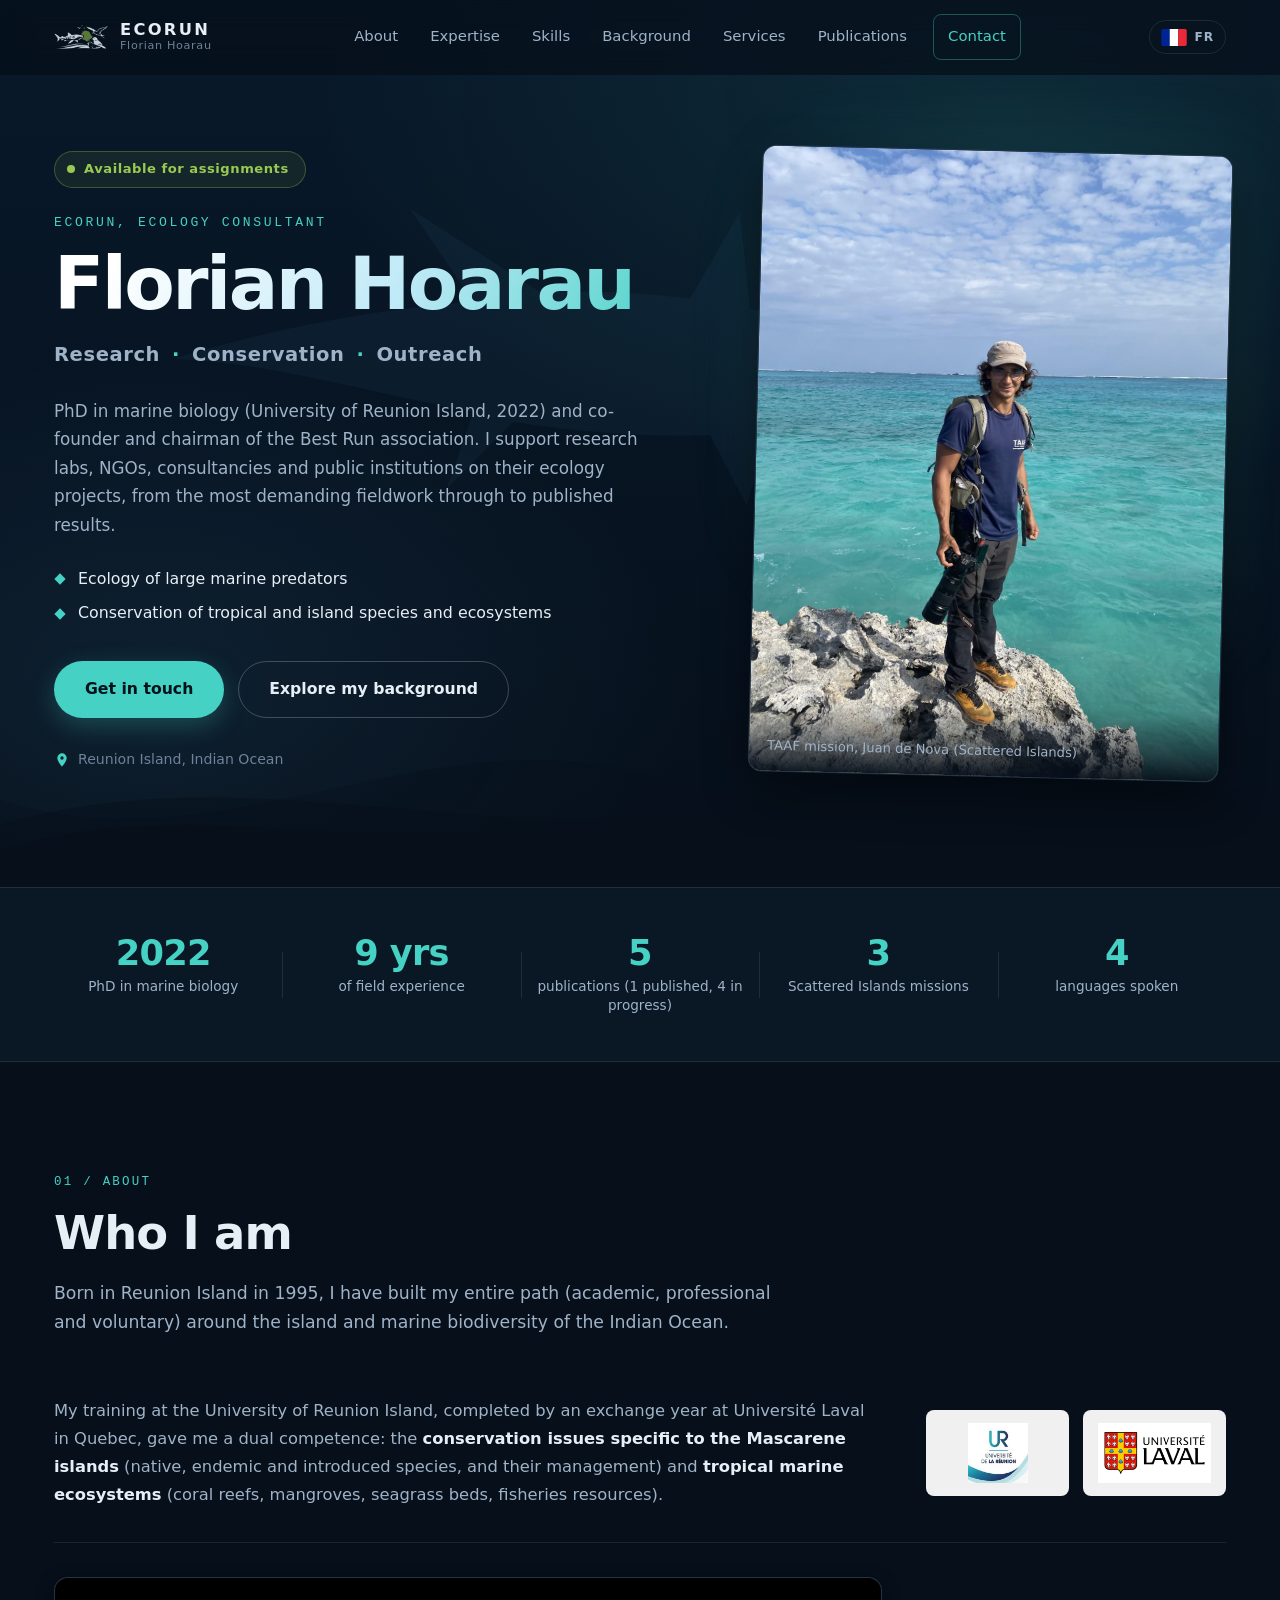
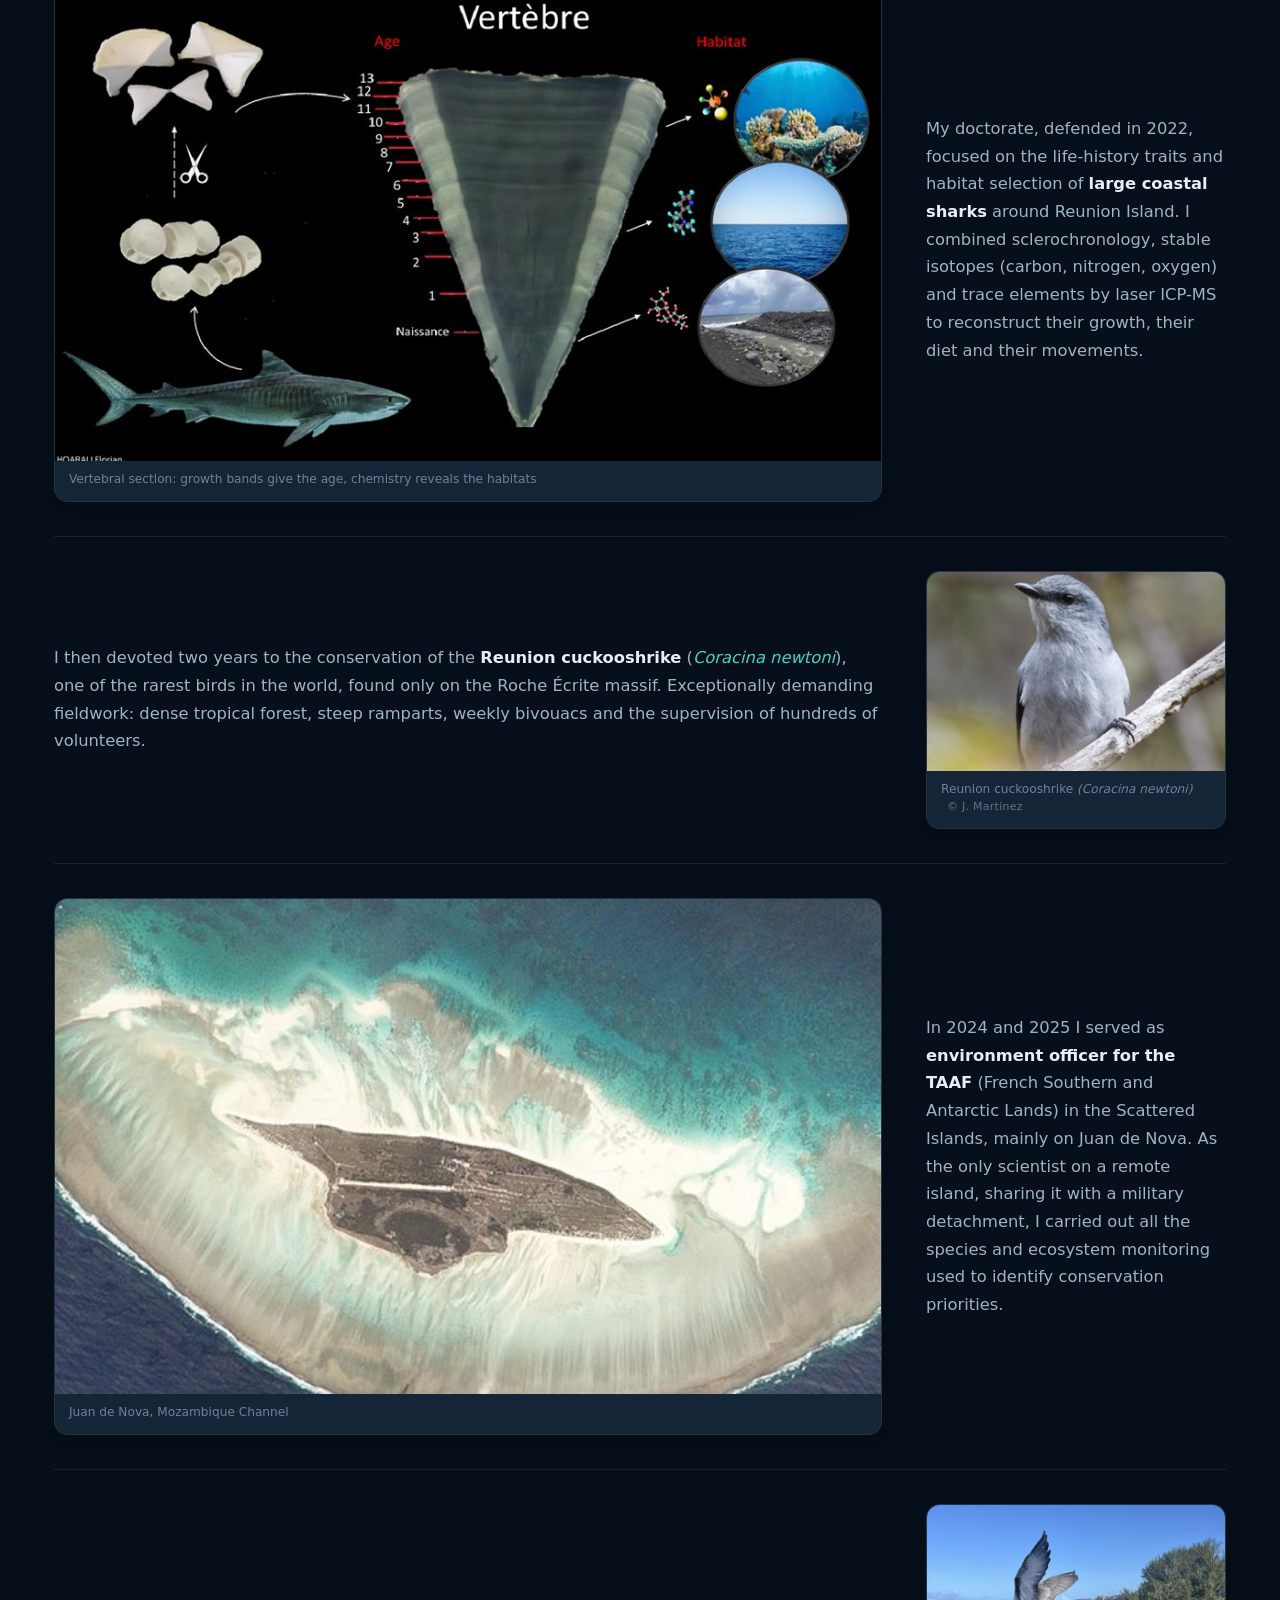
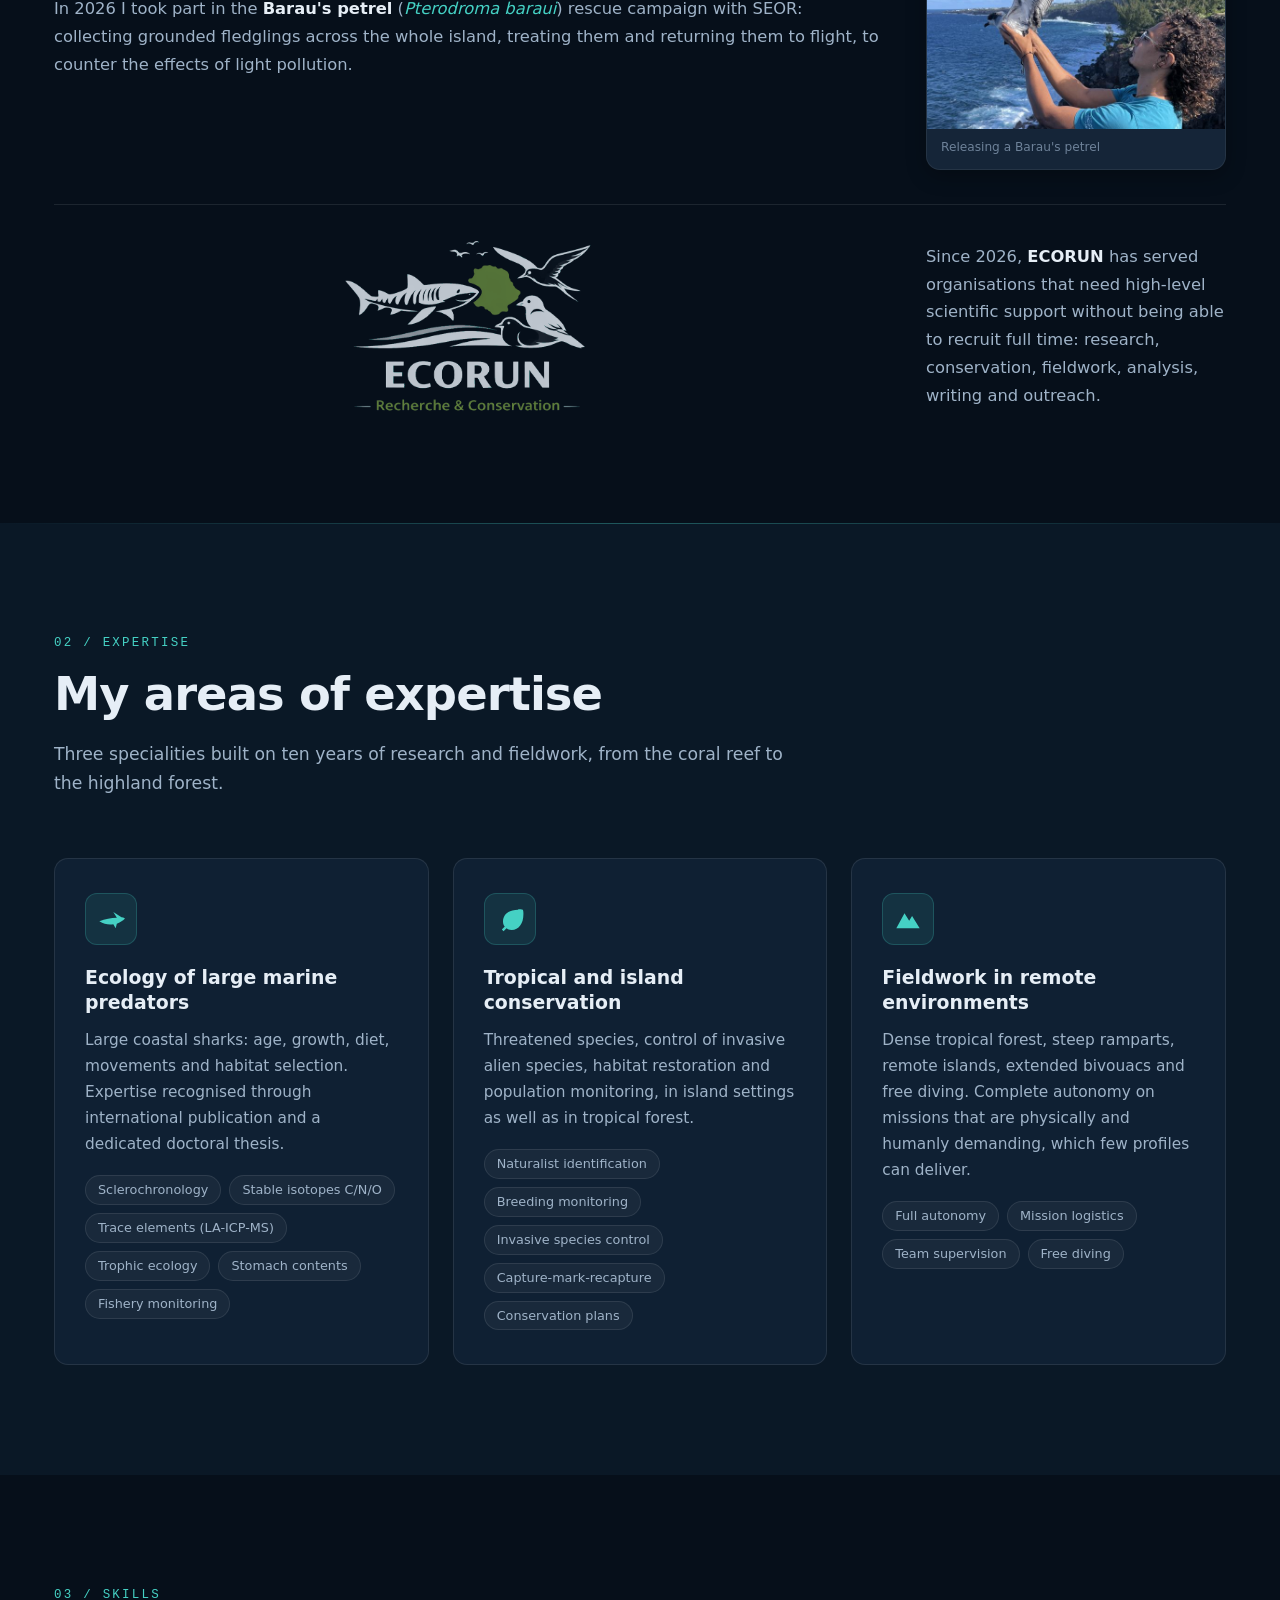
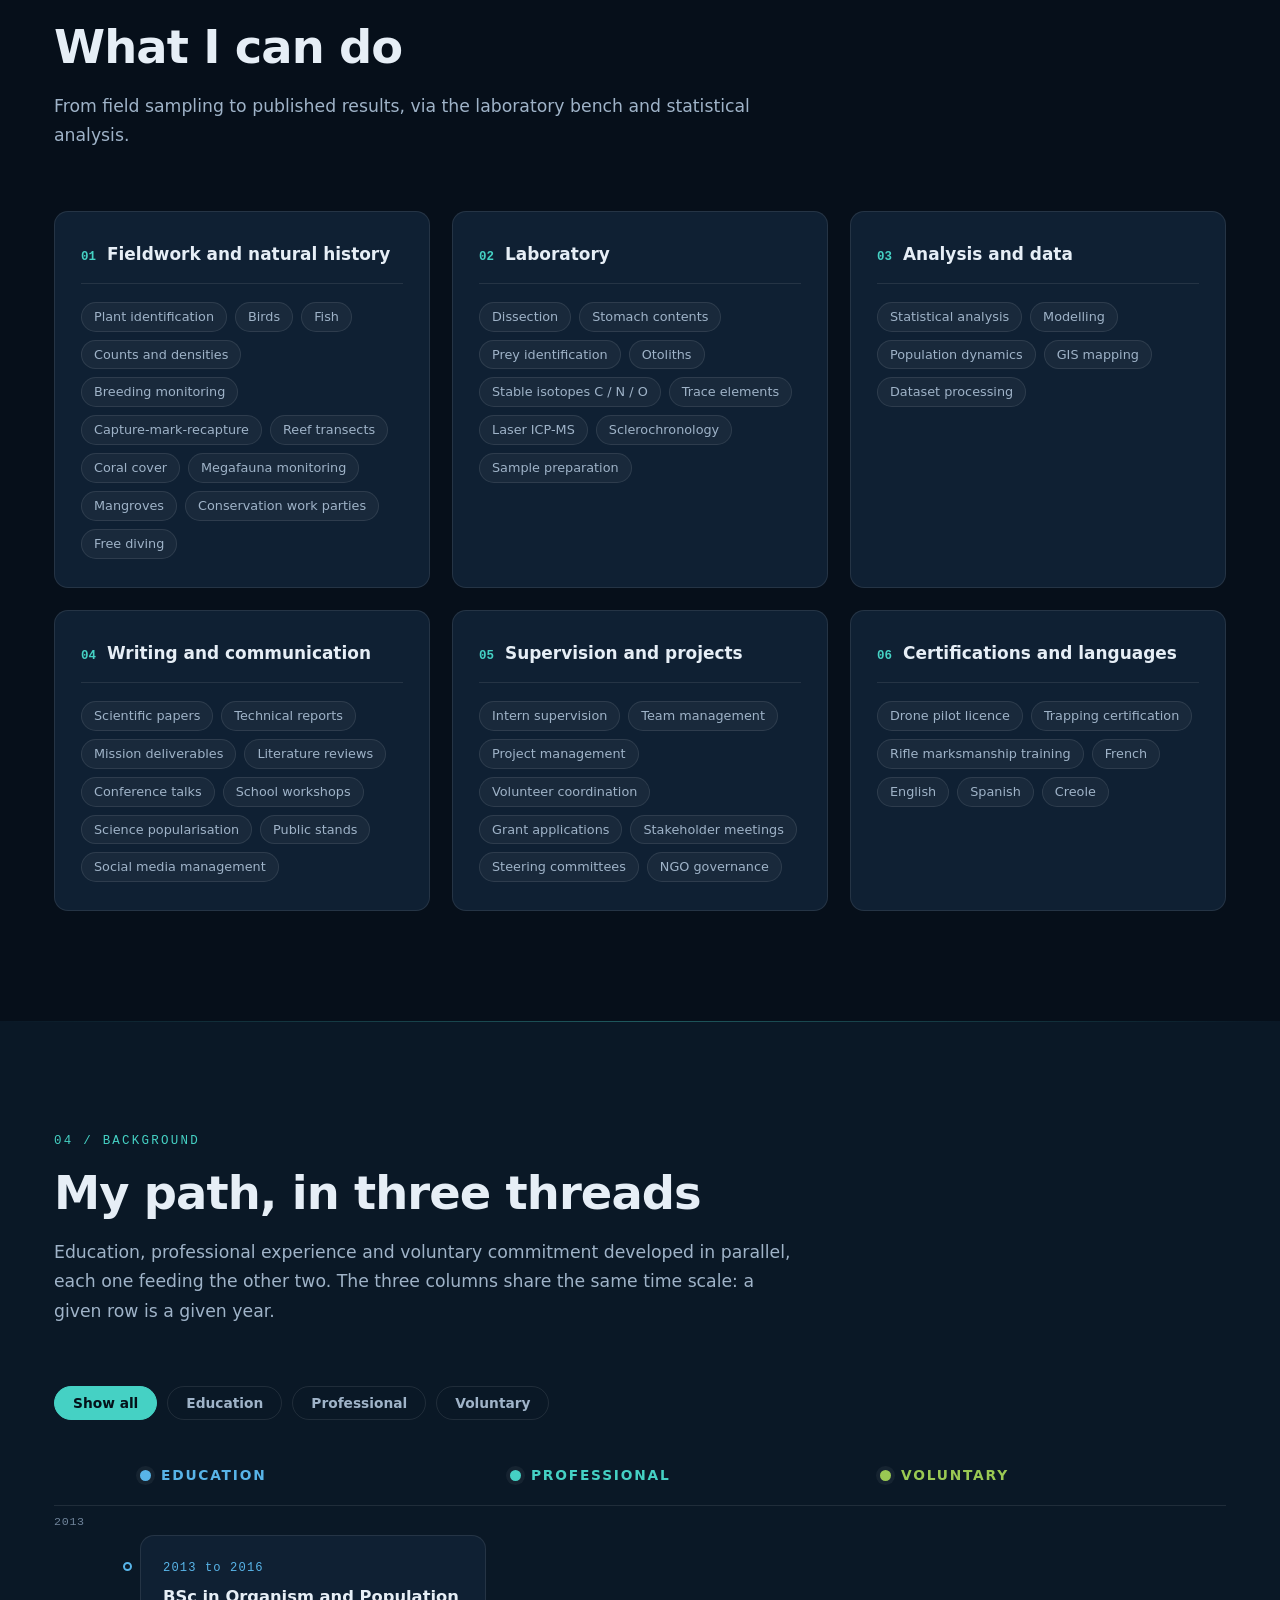
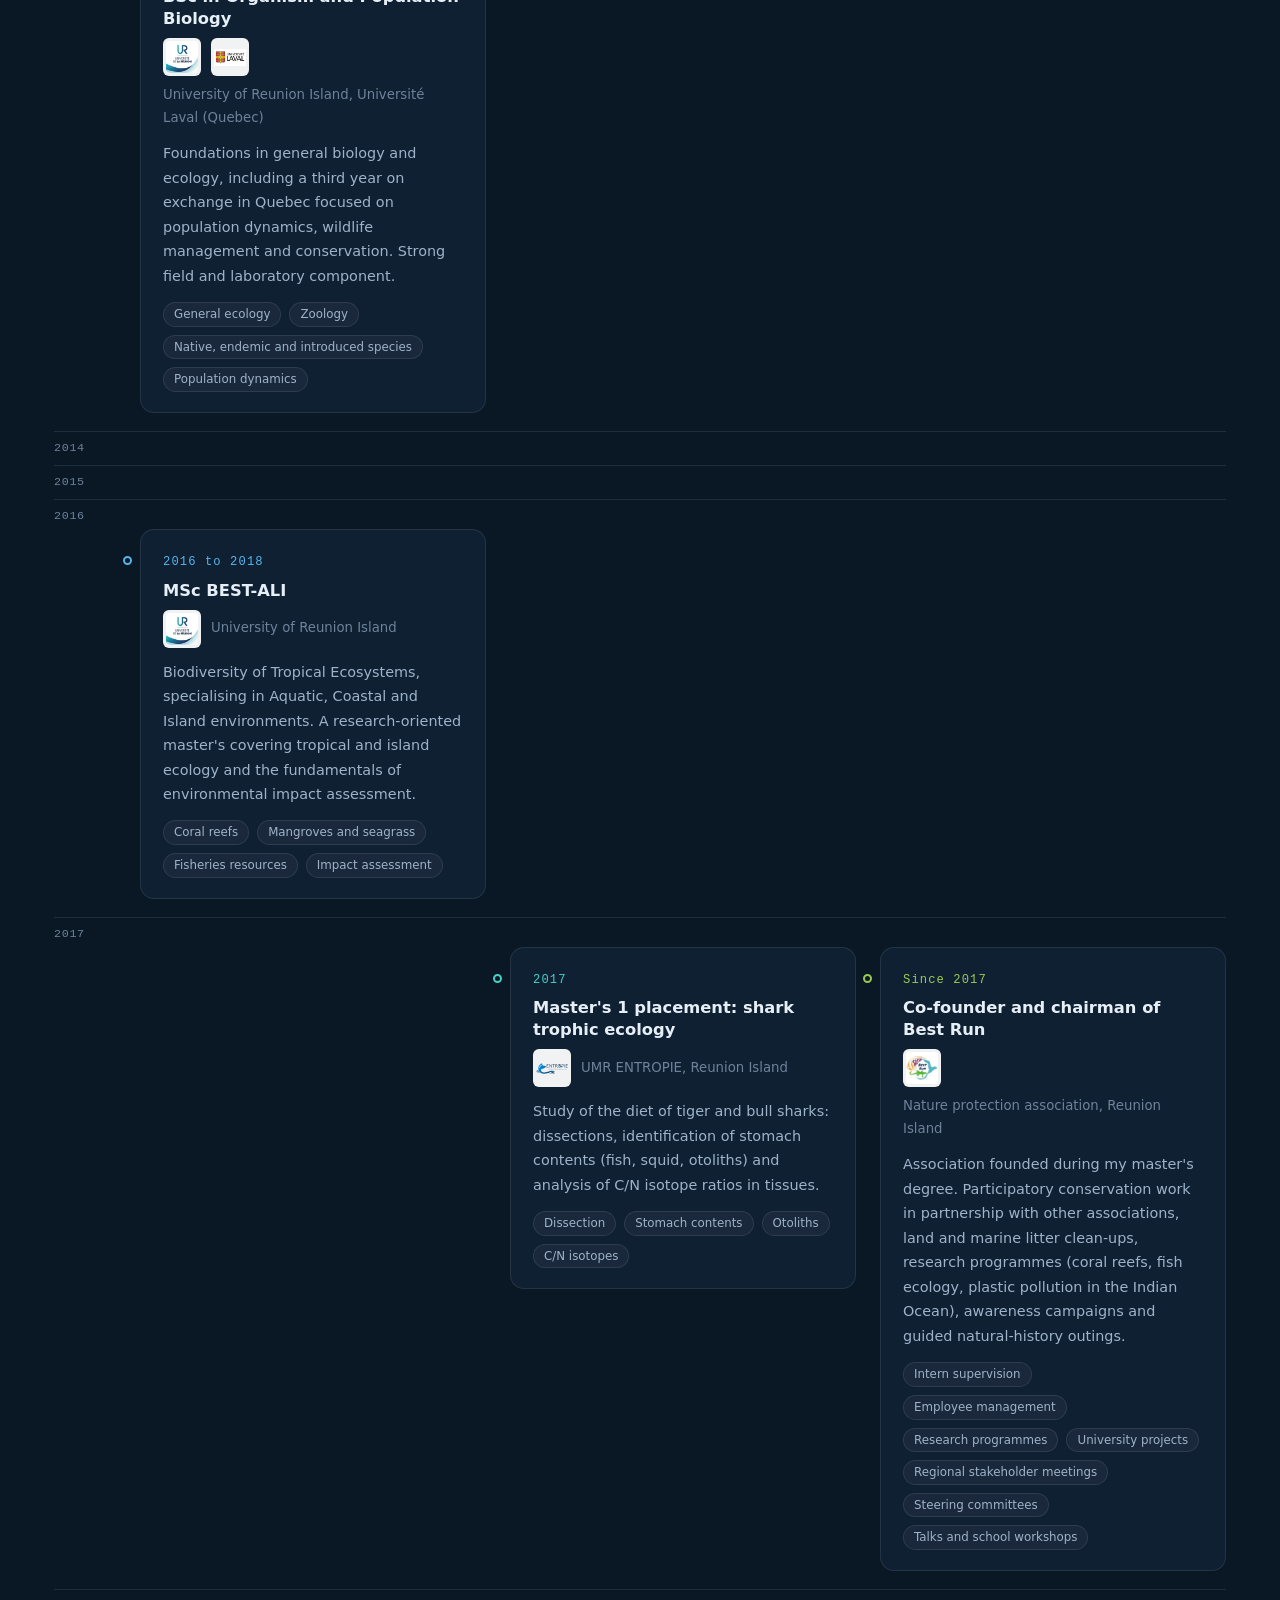
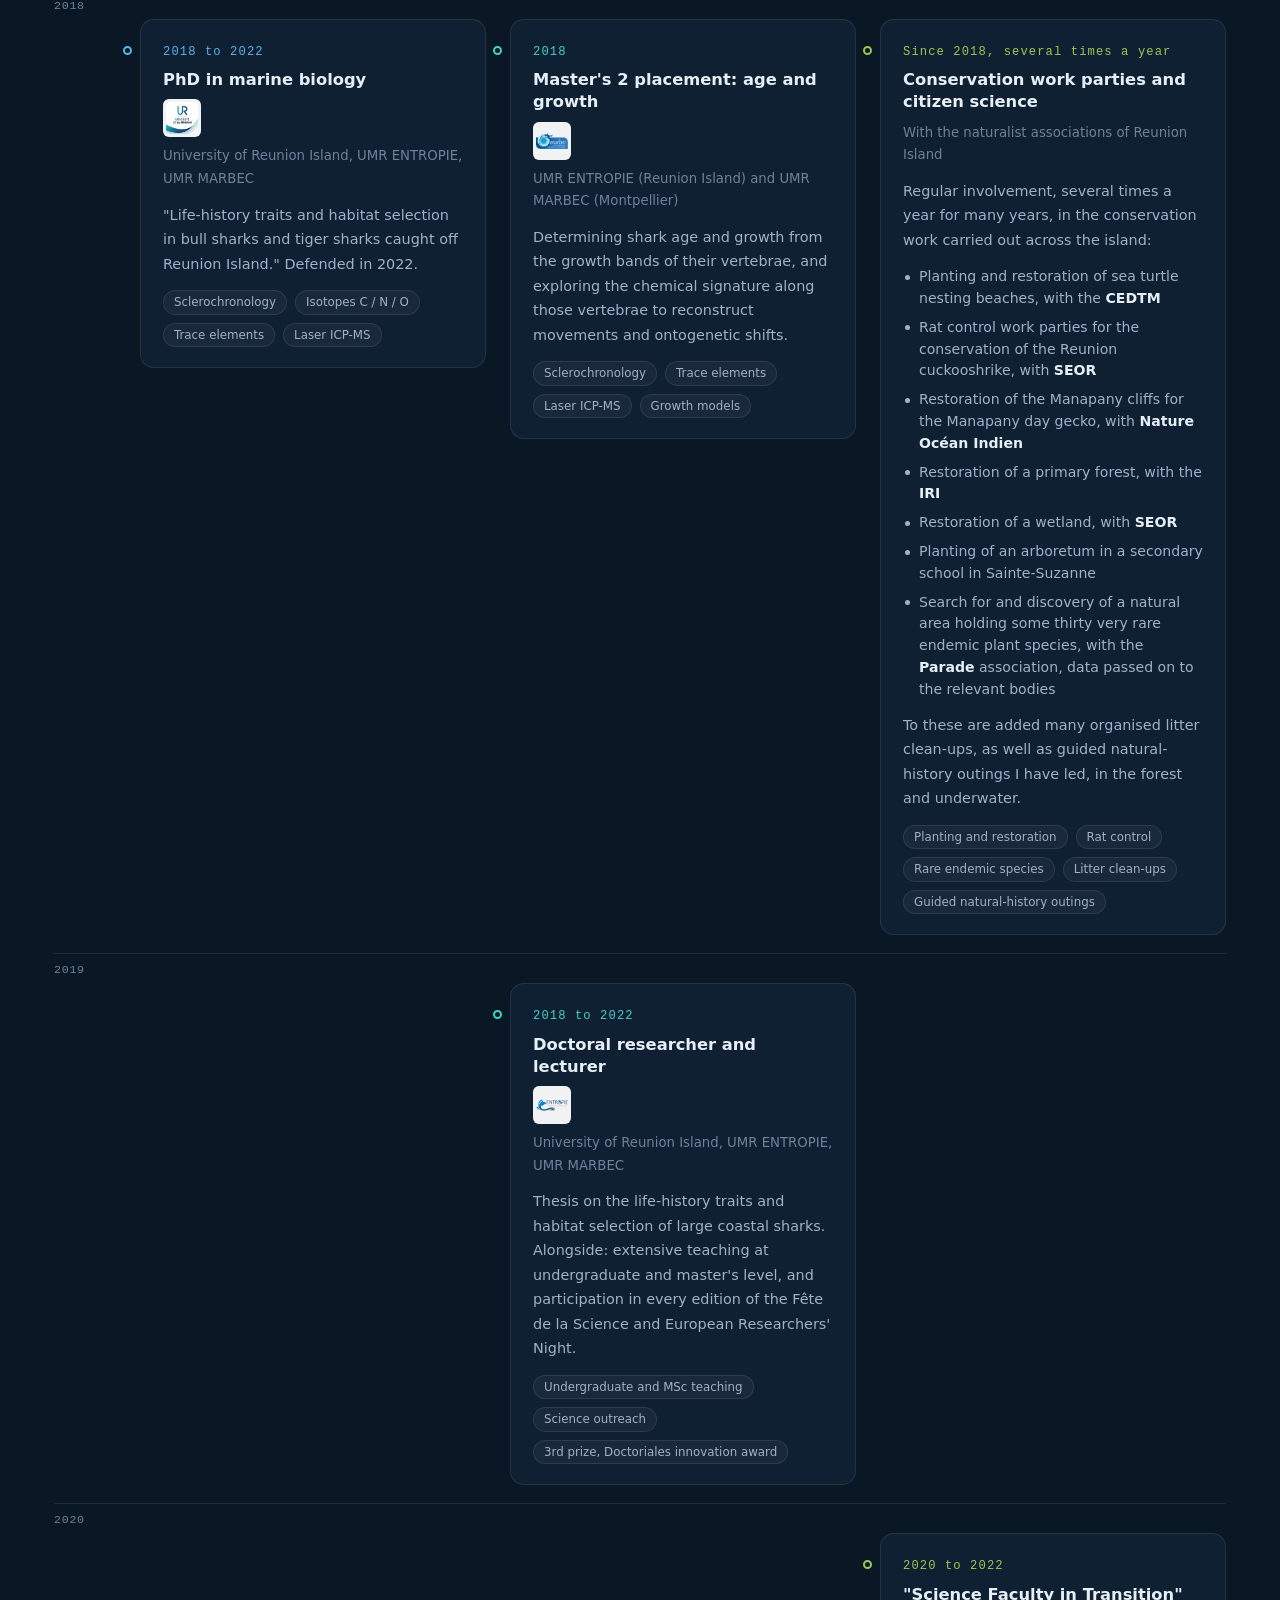
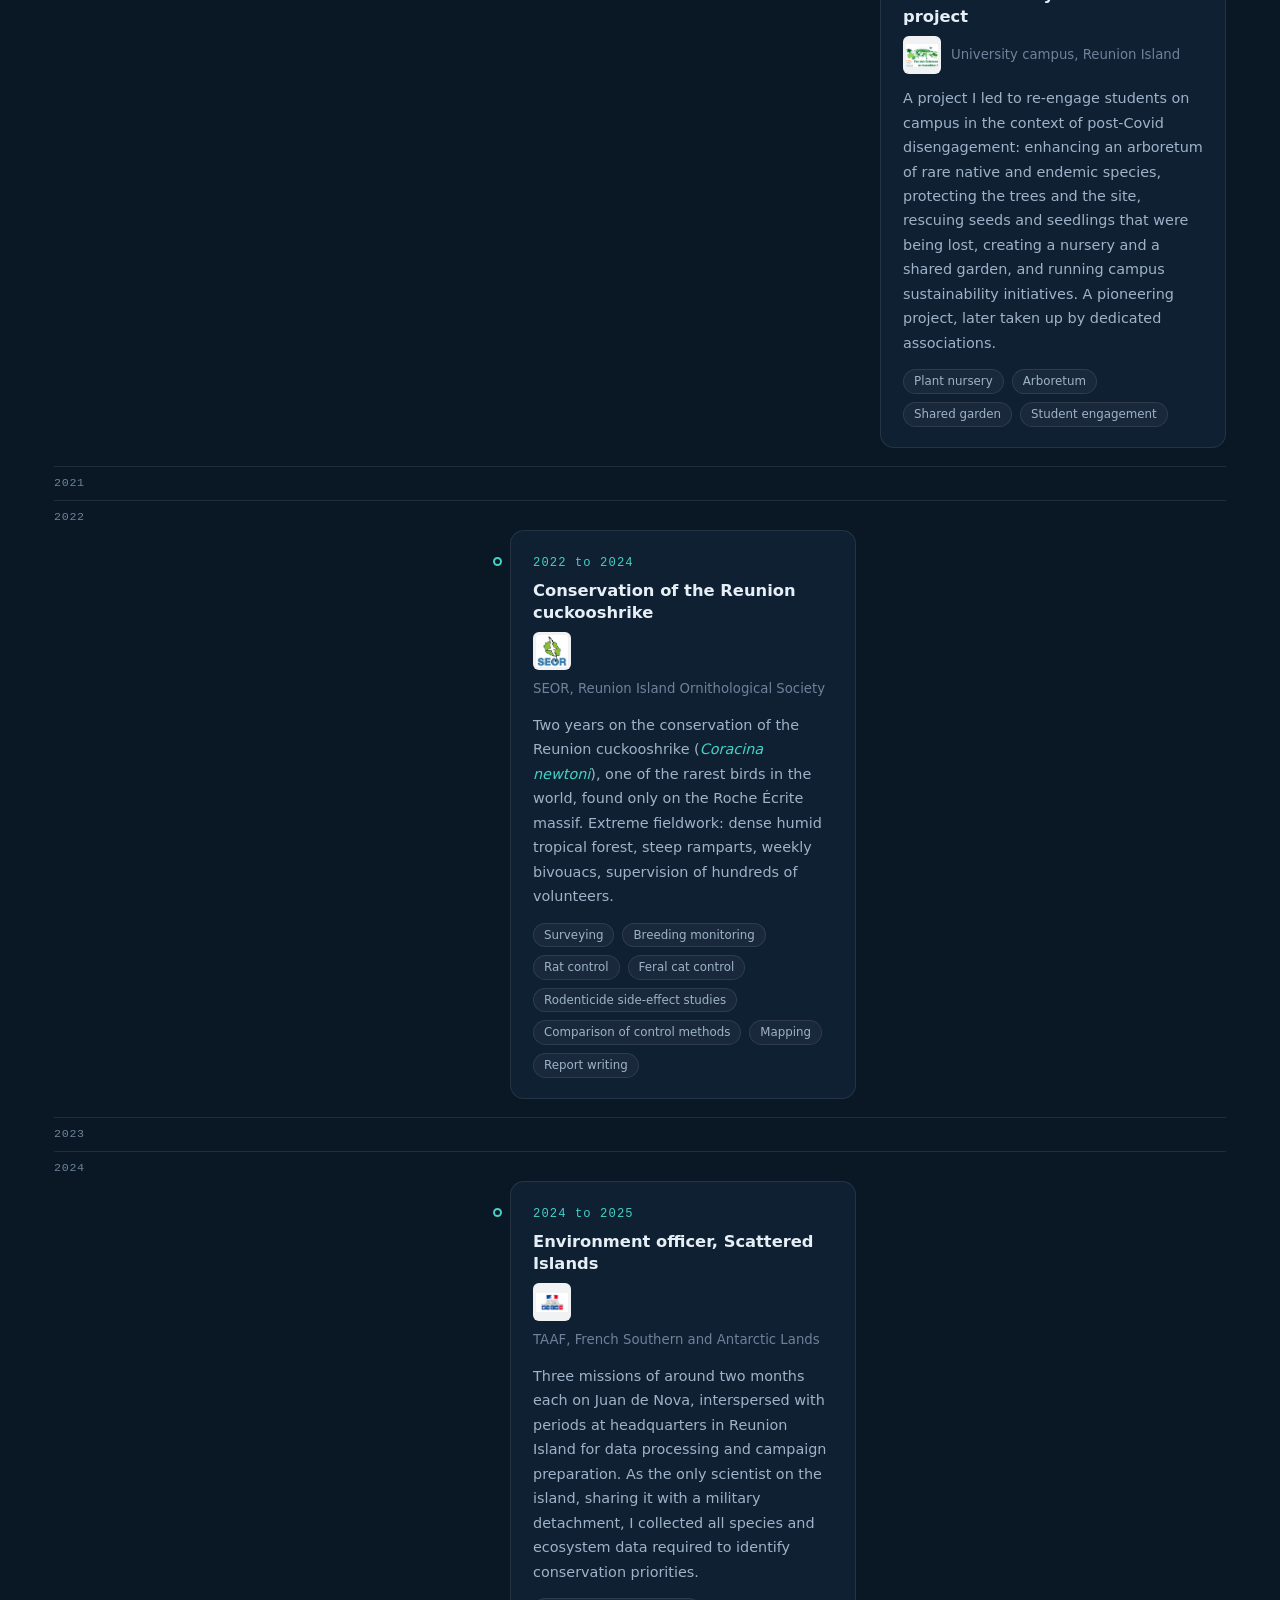
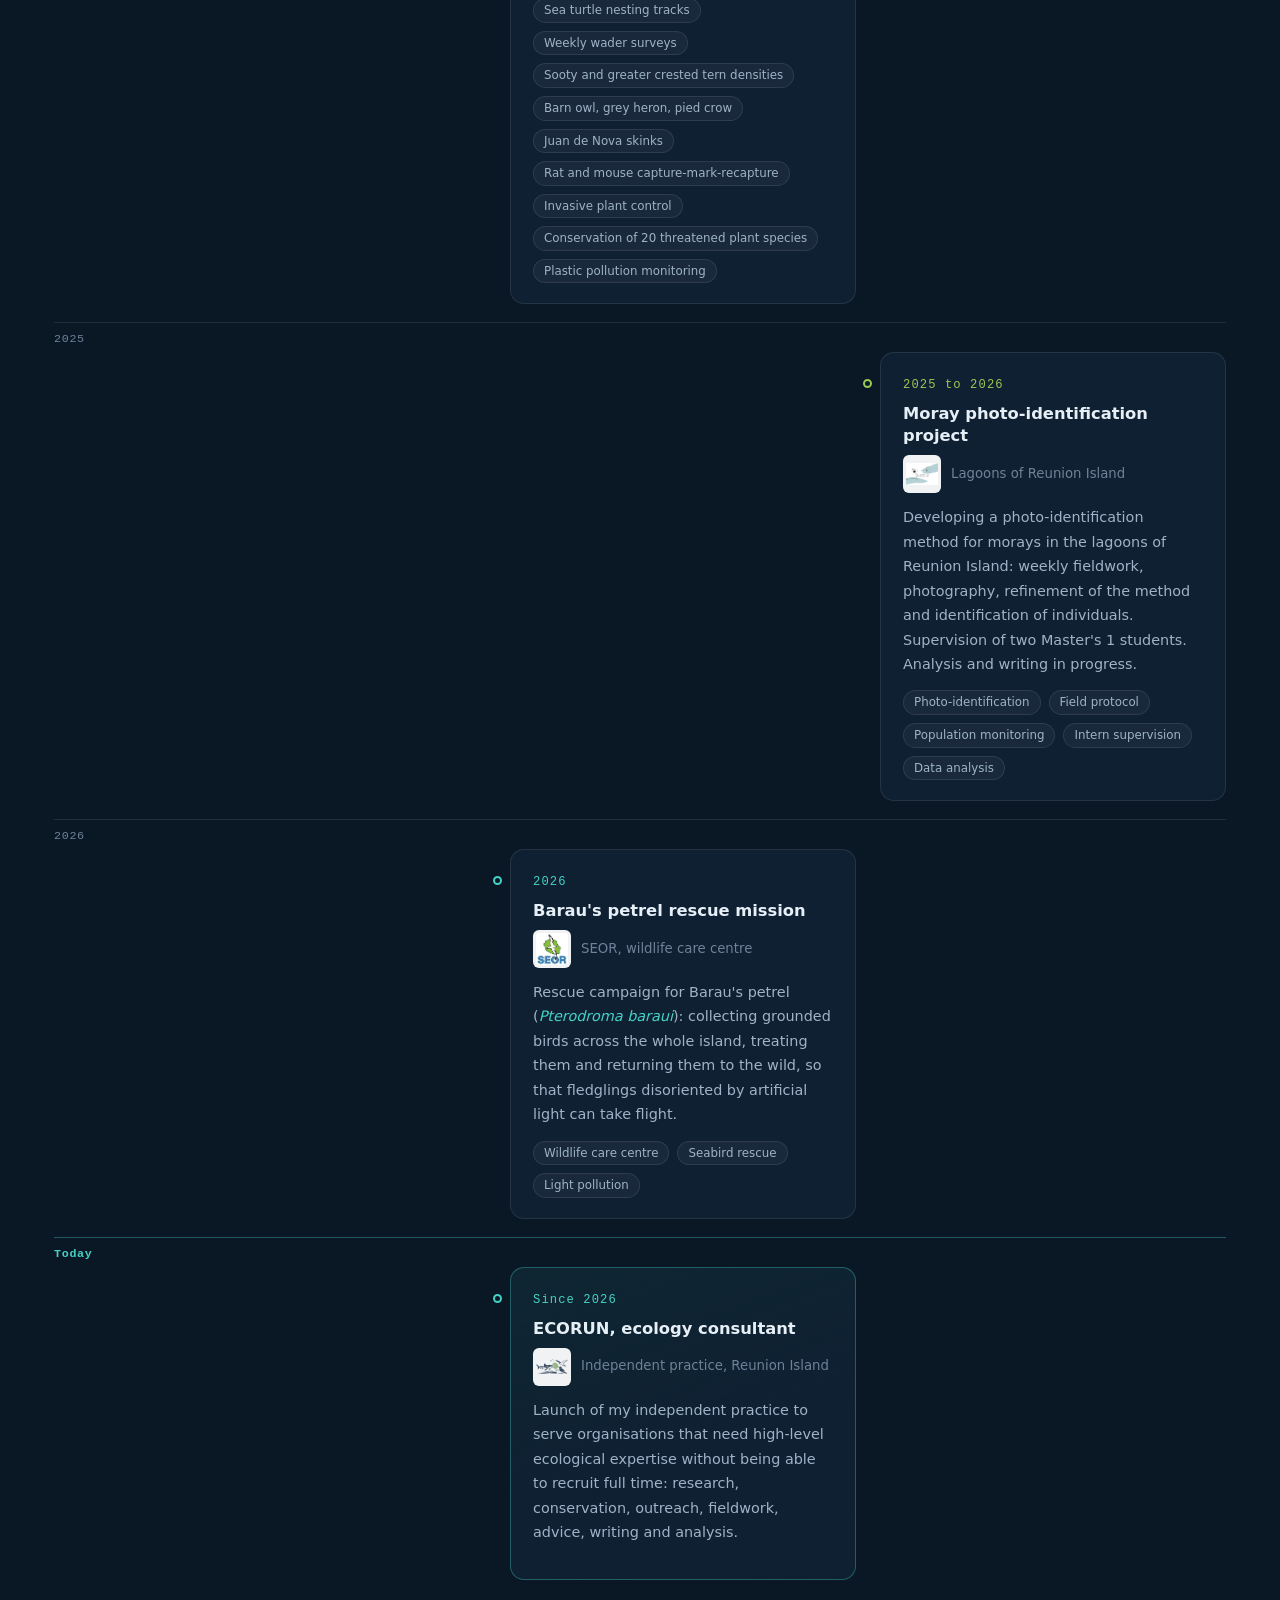
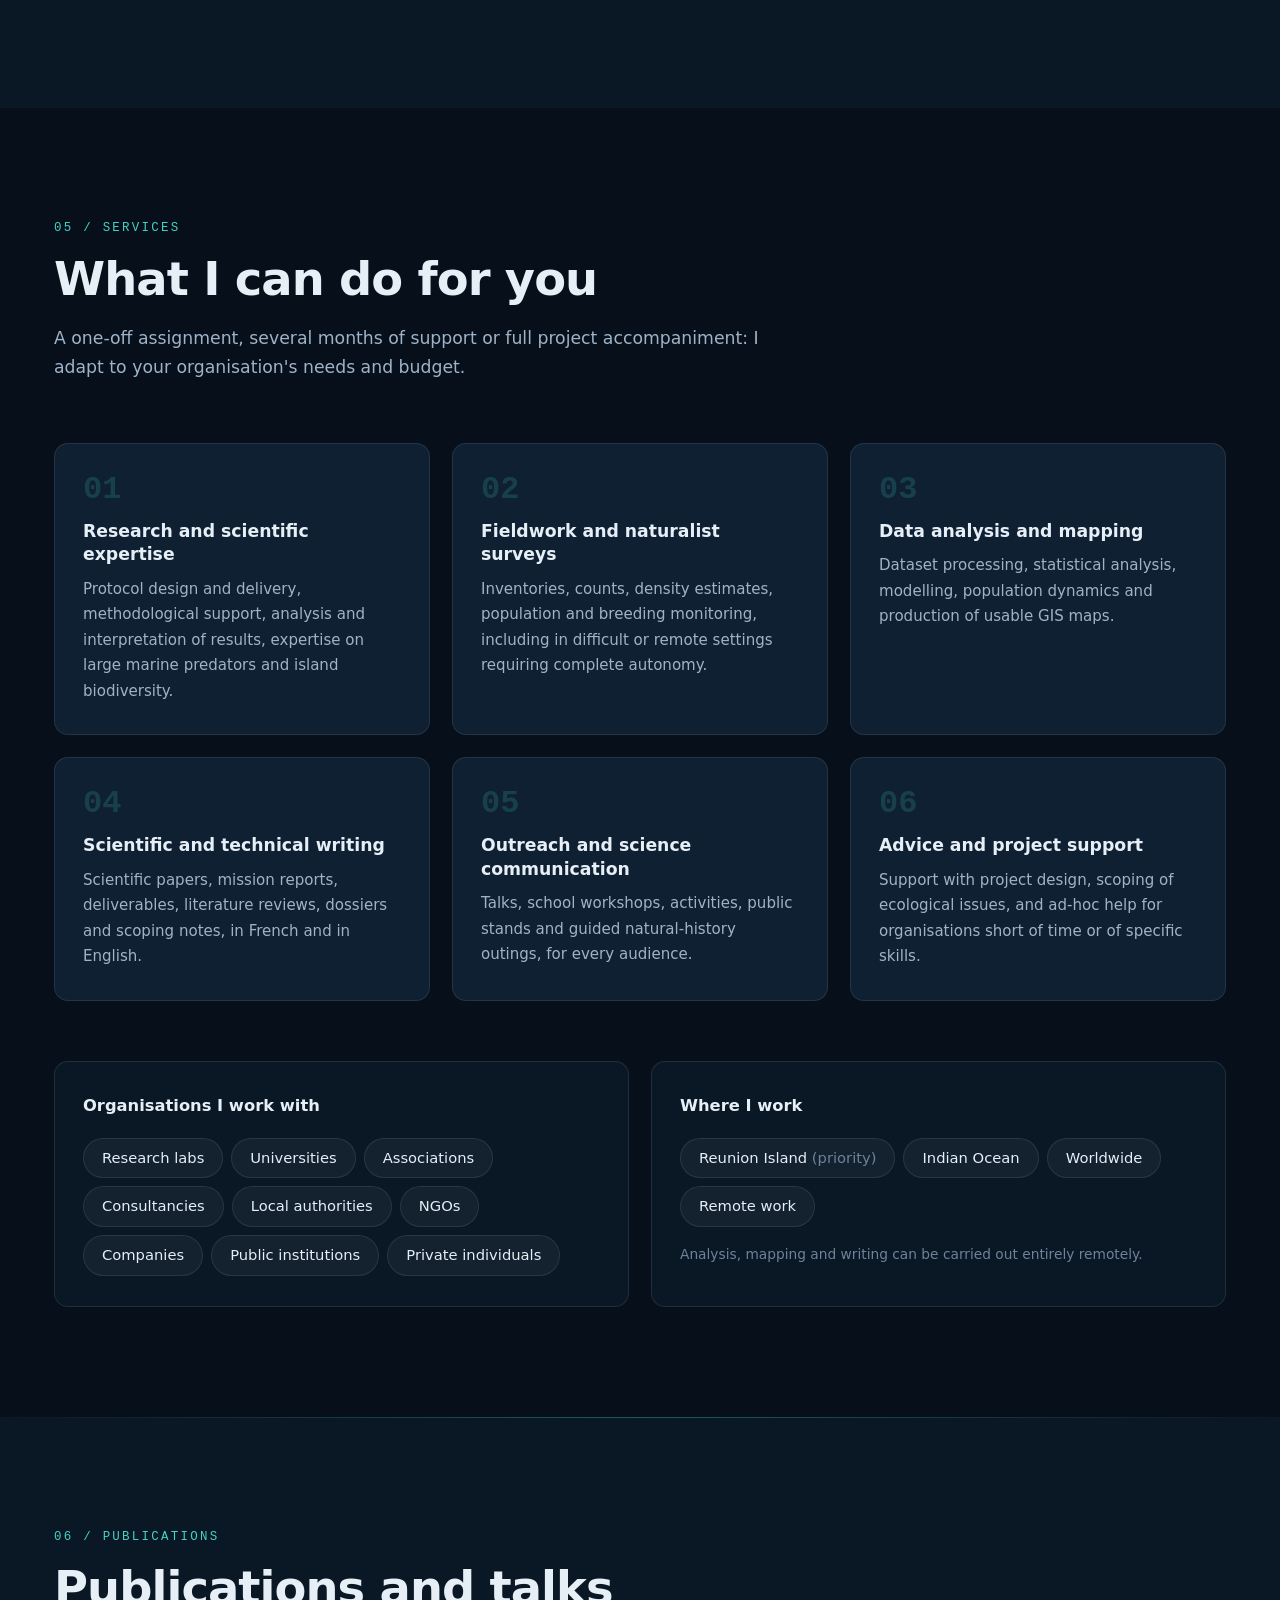
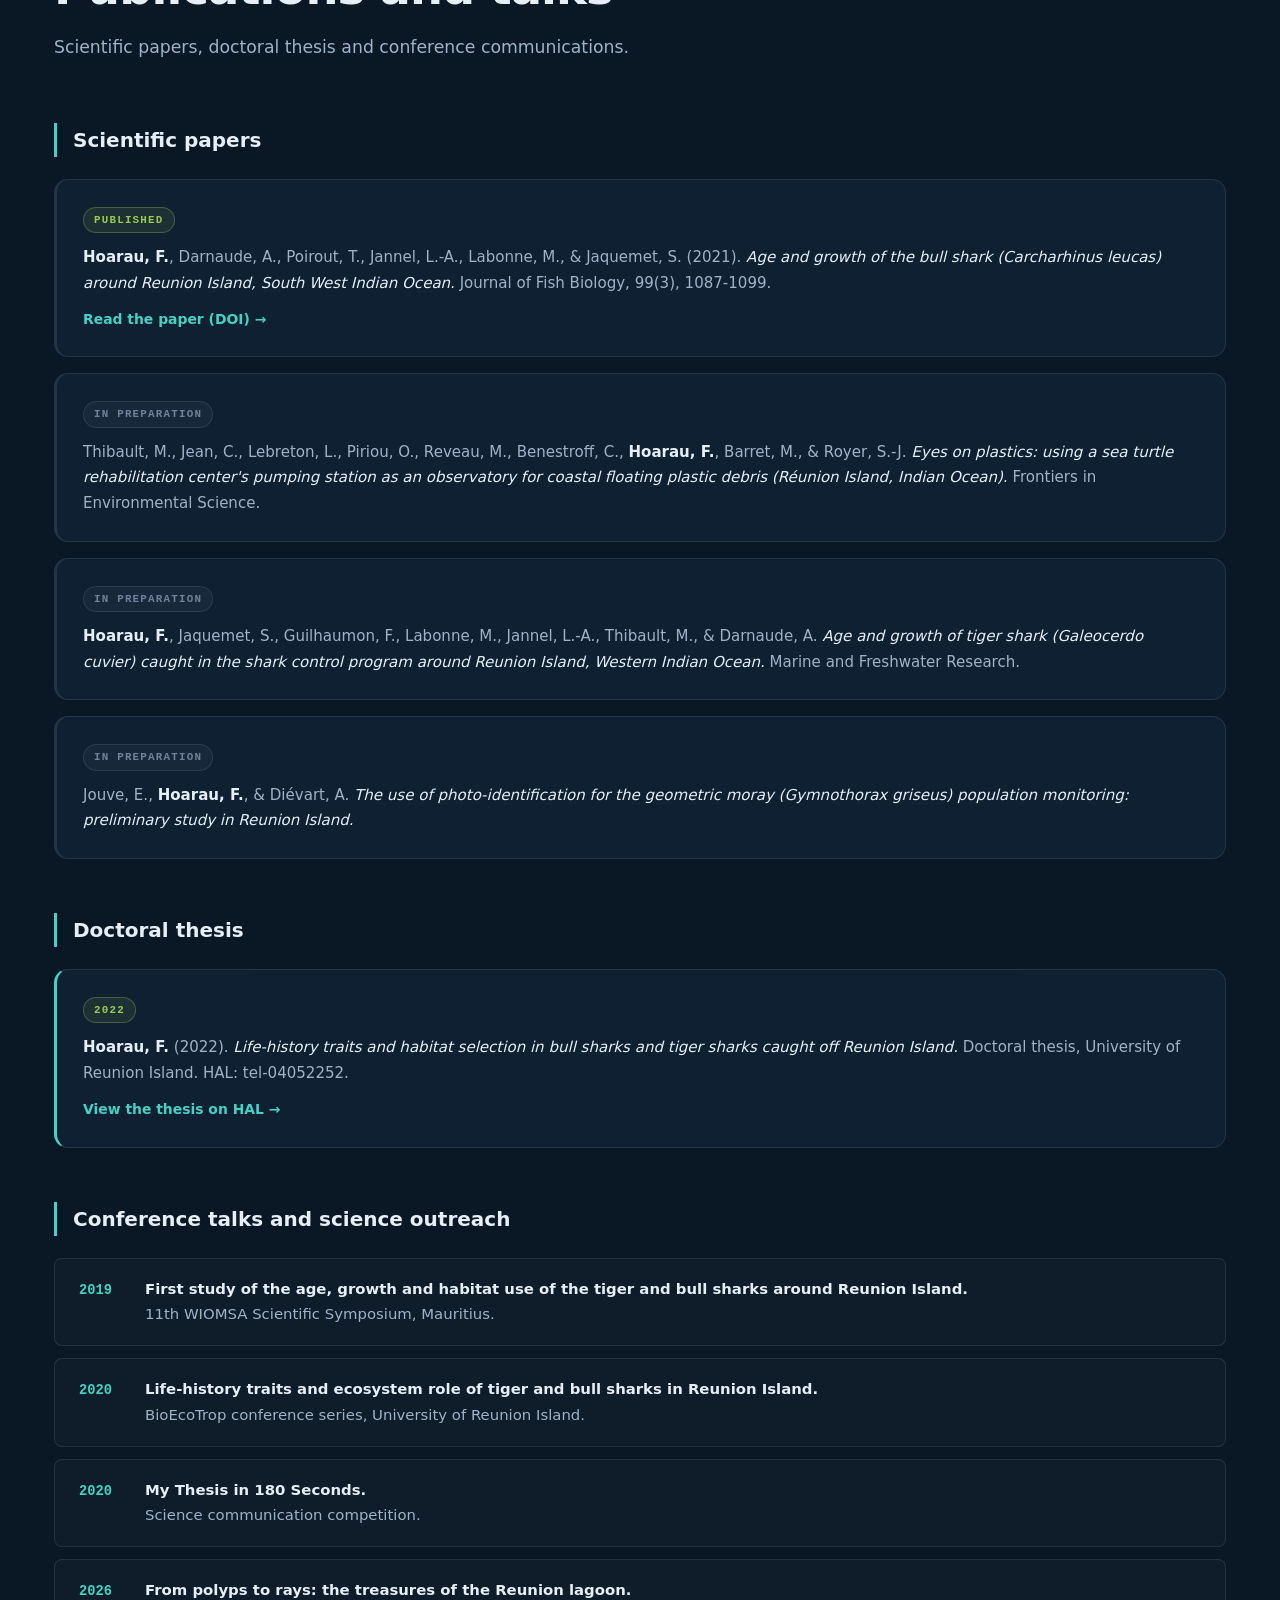
<file: en/index.html>
<!DOCTYPE html>
<!--
  =====================================================================
  SITE : ECORUN, Florian Hoarau, ecology consultant
  FICHIER : en/index.html  (version ANGLAISE)
  =====================================================================

  ⚠️ IMPORTANT, LIRE AVANT DE MODIFIER
  -------------------------------------
  Ce fichier est la TRADUCTION EXACTE de la page française (index.html,
  situé dans le dossier au-dessus). Sa structure est rigoureusement
  identique : seuls les textes changent.

  Si tu modifies un texte dans la version française, pense à modifier
  le texte correspondant ICI aussi, sinon les deux versions du site ne
  diront plus la même chose.

  DIFFÉRENCE TECHNIQUE À CONNAÎTRE
  --------------------------------
  Ce fichier est rangé dans un sous-dossier ("en"). Pour aller chercher
  une image ou la feuille de style qui se trouvent dans le dossier
  au-dessus, les chemins commencent tous par  ../
  Exemple : ../css/style.css  veut dire « remonte d'un dossier, puis
  entre dans css et prends style.css ».
  Ne supprime jamais ces  ../  sinon les images et le style disparaissent.
  =====================================================================
-->
<html lang="en">
<head>

  <!-- ============================================================
       TECHNICAL SETTINGS
       ============================================================ -->
  <meta charset="UTF-8">
  <meta name="viewport" content="width=device-width, initial-scale=1.0">
  <meta http-equiv="X-UA-Compatible" content="IE=edge">
  <meta name="theme-color" content="#060F1A">


  <!-- ============================================================
       SEARCH ENGINE OPTIMISATION (SEO)
       ============================================================ -->
  <title>Florian Hoarau, Marine Ecology Consultant, Reunion Island | ECORUN</title>

  <meta name="description" content="PhD in marine biology, independent ecology consultant in Reunion Island: research, conservation, field missions and outreach across the Indian Ocean.">

  <meta name="keywords" content="marine ecology consultant Indian Ocean, shark biology expert, freelance marine biologist Reunion Island, tropical island conservation consultant, seabird monitoring Western Indian Ocean, stable isotopes sclerochronology, environmental consultant">

  <meta name="author" content="Florian Hoarau">
  <meta name="robots" content="index, follow">

  <!-- ADRESSE OFFICIELLE de cette page anglaise -->
  <link rel="canonical" href="https://neufofa.github.io/ecorun/en/">

  <!-- Lien entre la version française et la version anglaise -->
  <link rel="alternate" hreflang="fr" href="https://neufofa.github.io/ecorun/">
  <link rel="alternate" hreflang="en" href="https://neufofa.github.io/ecorun/en/">
  <link rel="alternate" hreflang="x-default" href="https://neufofa.github.io/ecorun/">


  <!-- ============================================================
       SOCIAL SHARING PREVIEW
       ============================================================ -->
  <meta property="og:type" content="website">
  <meta property="og:locale" content="en_GB">
  <meta property="og:locale:alternate" content="fr_FR">
  <meta property="og:url" content="https://neufofa.github.io/ecorun/en/">
  <meta property="og:title" content="Florian Hoarau, Marine Ecology Consultant, Reunion Island">
  <meta property="og:description" content="PhD in marine biology. Research, conservation and outreach across the Indian Ocean.">
  <meta property="og:image" content="https://neufofa.github.io/ecorun/images/photos/hero-lagon.jpg">
  <meta property="og:site_name" content="ECORUN">
  <meta name="twitter:card" content="summary_large_image">


  <!-- ============================================================
       SITE ICON  (../ = remonte d'un dossier)
       ============================================================ -->
  <link rel="icon" type="image/png" href="../images/logos/ecorun-embleme-sur-blanc.png">
  <link rel="apple-touch-icon" href="../images/logos/ecorun-embleme-sur-blanc.png">


  <!-- ============================================================
       STYLESHEET, la même que la version française
       ============================================================ -->
  <link rel="stylesheet" href="../css/style.css">

  <noscript>
    <style>.reveler { opacity: 1 !important; transform: none !important; }</style>
  </noscript>


  <!-- ============================================================
       STRUCTURED DATA (JSON-LD), English version
       ============================================================ -->
  <script type="application/ld+json">
  {
    "@context": "https://schema.org",
    "@graph": [
      {
        "@type": "Person",
        "@id": "https://neufofa.github.io/ecorun/en/#person",
        "name": "Florian Hoarau",
        "givenName": "Florian",
        "familyName": "Hoarau",
        "jobTitle": "Ecology consultant",
        "email": "mailto:florian.hoarau.m@gmail.com",
        "description": "PhD in marine biology, independent ecology consultant: research, conservation and outreach.",
        "image": "https://neufofa.github.io/ecorun/images/photos/portrait.jpg",
        "url": "https://neufofa.github.io/ecorun/en/",
        "knowsLanguage": ["fr", "en", "es"],
        "alumniOf": {
          "@type": "CollegeOrUniversity",
          "name": "University of Reunion Island"
        },
        "hasCredential": {
          "@type": "EducationalOccupationalCredential",
          "credentialCategory": "Doctorate",
          "name": "PhD in marine biology",
          "educationalLevel": "PhD",
          "recognizedBy": { "@type": "CollegeOrUniversity", "name": "University of Reunion Island" }
        },
        "knowsAbout": [
          "Marine ecology",
          "Shark biology",
          "Biodiversity conservation",
          "Tropical and island ecosystems",
          "Stable isotopes",
          "Sclerochronology",
          "Ornithology"
        ],
        "worksFor": { "@id": "https://neufofa.github.io/ecorun/en/#business" }
      },
      {
        "@type": "ProfessionalService",
        "@id": "https://neufofa.github.io/ecorun/en/#business",
        "name": "ECORUN",
        "alternateName": "ECORUN, Florian Hoarau, ecology consultant",
        "description": "Independent ecology consultant: scientific research, conservation, field missions, data analysis, scientific writing and outreach.",
        "url": "https://neufofa.github.io/ecorun/en/",
        "email": "mailto:florian.hoarau.m@gmail.com",
        "image": "https://neufofa.github.io/ecorun/images/logos/ecorun-logo-sur-blanc.png",
        "founder": { "@id": "https://neufofa.github.io/ecorun/en/#person" },
        "taxID": "10184120300017",
        "identifier": {
          "@type": "PropertyValue",
          "propertyID": "SIRET",
          "value": "10184120300017"
        },
        "areaServed": [
          { "@type": "Place", "name": "Reunion Island" },
          { "@type": "Place", "name": "Indian Ocean" },
          { "@type": "Place", "name": "Worldwide" }
        ],
        "address": {
          "@type": "PostalAddress",
          "addressRegion": "Reunion Island",
          "addressCountry": "FR"
        },
        "knowsLanguage": ["fr", "en", "es"]
      }
    ]
  }
  </script>

</head>

<body>

<a class="saut-contenu" href="#contenu">Skip to main content</a>


<!-- =====================================================================
     1. HEADER, sticky navigation bar
     ===================================================================== -->
<header class="entete" id="entete">
  <div class="conteneur entete__interieur">

    <a class="entete__logo" href="#accueil" aria-label="ECORUN, back to top">
      <img src="../images/logos/ecorun-embleme.png" alt="ECORUN logo" width="150" height="67">
      <span class="entete__logo-texte">
        <strong>ECORUN</strong>
        <small>Florian Hoarau</small>
      </span>
    </a>

    <nav class="nav" id="nav" aria-label="Main navigation">
      <ul class="nav__liste">
        <li><a class="nav__lien" href="#profil">About</a></li>
        <li><a class="nav__lien" href="#specialites">Expertise</a></li>
        <li><a class="nav__lien" href="#competences">Skills</a></li>
        <li><a class="nav__lien" href="#parcours">Background</a></li>
        <li><a class="nav__lien" href="#services">Services</a></li>
        <li><a class="nav__lien" href="#productions">Publications</a></li>
        <li><a class="nav__lien nav__lien--bouton" href="#contact">Contact</a></li>
      </ul>
    </nav>

    <div class="entete__actions">

      <!--
        BOUTON DE LANGUE, ici c'est le drapeau FRANÇAIS, car on est déjà
        sur la version anglaise. Il ramène à la page française.
        ../index.html = remonte d'un dossier et prends index.html
      -->
      <a class="drapeau" href="../index.html" hreflang="fr" lang="fr"
         aria-label="Voir la version française" title="Version française">
        <svg viewBox="0 0 60 40" width="26" height="17" aria-hidden="true" focusable="false">
          <rect width="20" height="40" x="0"  fill="#002395"/>
          <rect width="20" height="40" x="20" fill="#FFFFFF"/>
          <rect width="20" height="40" x="40" fill="#ED2939"/>
        </svg>
        <span class="drapeau__texte">FR</span>
      </a>

      <button class="burger" id="burger" type="button"
              aria-label="Open menu" aria-expanded="false" aria-controls="nav">
        <span></span><span></span><span></span>
      </button>

    </div>
  </div>
</header>


<main id="contenu">


<!-- =====================================================================
     2. HERO
     ===================================================================== -->
<section class="hero" id="accueil">

  <div class="hero__decor" aria-hidden="true">
    <svg class="hero__requin" viewBox="0 0 600 220" preserveAspectRatio="xMidYMid meet">
      <path fill="currentColor" d="M20 130c60-18 120-30 180-34l-38-56 78 50c30-1 60 0 90 4l30-52 6 58c48 10 92 28 130 56-38 10-78 16-118 18l-14 44-22-42c-40 1-80-2-118-8l-40 40 16-46c-64-12-124-30-180-32z"/>
    </svg>
    <div class="hero__vagues">
      <svg viewBox="0 0 1440 120" preserveAspectRatio="none"><path d="M0,64 C240,110 480,10 720,48 C960,86 1200,40 1440,72 L1440,120 L0,120 Z"/></svg>
      <svg viewBox="0 0 1440 120" preserveAspectRatio="none"><path d="M0,80 C300,30 600,110 900,60 C1140,20 1300,80 1440,50 L1440,120 L0,120 Z"/></svg>
      <svg viewBox="0 0 1440 120" preserveAspectRatio="none"><path d="M0,96 C200,60 400,100 640,80 C900,58 1180,100 1440,84 L1440,120 L0,120 Z"/></svg>
    </div>
  </div>

  <div class="conteneur hero__grille">

    <div class="hero__texte">

      <p class="pastille"><span class="pastille__point"></span> Available for assignments</p>

      <p class="hero__surtitre">ECORUN, ecology consultant</p>

      <h1 class="hero__titre">Florian&nbsp;Hoarau</h1>

      <p class="hero__soustitre">
        <span>Research</span><i>·</i><span>Conservation</span><i>·</i><span>Outreach</span>
      </p>

      <p class="hero__accroche">
        PhD in marine biology (University of Reunion Island, 2022) and co-founder
        and chairman of the Best Run association. I support research labs,
        NGOs, consultancies and public institutions on their ecology projects,
        from the most demanding fieldwork through to published results.
      </p>

      <ul class="hero__specialites">
        <li>Ecology of large marine predators</li>
        <li>Conservation of tropical and island species and ecosystems</li>
      </ul>

      <div class="hero__boutons">
        <a class="bouton bouton--plein" href="#contact">Get in touch</a>
        <a class="bouton bouton--vide" href="#parcours">Explore my background</a>
      </div>

      <p class="hero__lieu">
        <svg viewBox="0 0 24 24" width="16" height="16" aria-hidden="true"><path fill="currentColor" d="M12 2a7 7 0 0 0-7 7c0 5.25 7 13 7 13s7-7.75 7-13a7 7 0 0 0-7-7zm0 9.5A2.5 2.5 0 1 1 12 6.5a2.5 2.5 0 0 1 0 5z"/></svg>
        Reunion Island, Indian Ocean
      </p>
    </div>

    <div class="hero__media">
      <figure class="cadre-photo">
        <img src="../images/photos/hero-lagon.jpg"
             alt="Florian Hoarau on fieldwork on the lagoon of Juan de Nova, Scattered Islands"
             width="1100" height="1467" loading="eager" decoding="async">
        <figcaption>TAAF mission, Juan de Nova (Scattered Islands)</figcaption>
      </figure>
    </div>

  </div>
</section>


<!-- =====================================================================
     3. KEY FIGURES
     ===================================================================== -->
<section class="chiffres" aria-label="Key figures">
  <div class="conteneur chiffres__grille">
    <div class="chiffre reveler"><b>2022</b><span>PhD in marine biology</span></div>
    <div class="chiffre reveler"><b>9 yrs</b><span>of field experience</span></div>
    <div class="chiffre reveler"><b>5</b><span>publications (1 published, 4 in progress)</span></div>
    <div class="chiffre reveler"><b>3</b><span>Scattered Islands missions</span></div>
    <div class="chiffre reveler"><b>4</b><span>languages spoken</span></div>
  </div>
</section>


<!-- =====================================================================
     4. ABOUT
     ===================================================================== -->
<section class="section" id="profil">
  <div class="conteneur">

    <header class="section__entete reveler">
      <p class="section__oeil">01 / About</p>
      <h2 class="section__titre">Who I am</h2>
      <p class="section__intro">
        Born in Reunion Island in 1995, I have built my entire path (academic,
        professional and voluntary) around the island and marine biodiversity
        of the Indian Ocean.
      </p>
    </header>

    <div class="recit">

      <!-- ---------- Bloc 1 : la formation ---------- -->
      <article class="recit__bloc reveler">
        <div class="recit__texte">
          <p>
            My training at the University of Reunion Island, completed by an
            exchange year at Université Laval in Quebec, gave me a dual competence:
            the <strong>conservation issues specific to the Mascarene islands</strong>
            (native, endemic and introduced species, and their management) and
            <strong>tropical marine ecosystems</strong> (coral reefs, mangroves,
            seagrass beds, fisheries resources).
          </p>
        </div>
        <div class="recit__media">
          <div class="duo-logos">
            <img src="../images/logos/univ-reunion.jpg" alt="University of Reunion Island"
                 width="220" height="220" loading="lazy">
            <img src="../images/logos/univ-laval.png" alt="Université Laval, Quebec"
                 width="220" height="116" loading="lazy">
          </div>
        </div>
      </article>

      <!-- ---------- Bloc 2 : la thèse (image à gauche) ---------- -->
      <article class="recit__bloc recit__bloc--inverse reveler">
        <div class="recit__texte">
          <p>
            My doctorate, defended in 2022, focused on the life-history traits and
            habitat selection of <strong>large coastal sharks</strong> around Reunion
            Island. I combined sclerochronology, stable isotopes (carbon, nitrogen,
            oxygen) and trace elements by laser ICP-MS to reconstruct their growth,
            their diet and their movements.
          </p>
        </div>
        <div class="recit__media">
          <figure class="media-cadre">
            <img src="../images/photos/schema-these.jpg"
                 alt="Section through a tiger shark vertebra: growth bands numbered 1 to 13 give the age, and chemical analysis reveals the habitats used"
                 width="900" height="526" loading="lazy">
            <figcaption>Vertebral section: growth bands give the age, chemistry reveals the habitats</figcaption>
          </figure>
        </div>
      </article>

      <!-- ---------- Bloc 3 : le tuit-tuit ---------- -->
      <article class="recit__bloc reveler">
        <div class="recit__texte">
          <p>
            I then devoted two years to the conservation of the
            <strong>Reunion cuckooshrike</strong> (<em>Coracina newtoni</em>), one of
            the rarest birds in the world, found only on the Roche Écrite massif.
            Exceptionally demanding fieldwork: dense tropical forest, steep ramparts,
            weekly bivouacs and the supervision of hundreds of volunteers.
          </p>
        </div>
        <div class="recit__media">
          <figure class="media-cadre">
            <img src="../images/photos/tuit-tuit.jpg"
                 alt="Reunion cuckooshrike (Coracina newtoni), endemic to the Roche Écrite massif in Reunion Island"
                 width="640" height="427" loading="lazy">
            <!-- Crédit photo obligatoire : ne pas retirer -->
            <figcaption>Reunion cuckooshrike <em>(Coracina newtoni)</em> <span class="credit">© J. Martinez</span></figcaption>
          </figure>
        </div>
      </article>

      <!-- ---------- Bloc 4 : les îles Éparses (image à gauche) ---------- -->
      <article class="recit__bloc recit__bloc--inverse reveler">
        <div class="recit__texte">
          <p>
            In 2024 and 2025 I served as <strong>environment officer for the TAAF</strong>
            (French Southern and Antarctic Lands) in the Scattered Islands, mainly on
            Juan de Nova. As the only scientist on a remote island, sharing it with a
            military detachment, I carried out all the species and ecosystem monitoring
            used to identify conservation priorities.
          </p>
        </div>
        <div class="recit__media">
          <figure class="media-cadre">
            <img src="../images/photos/juan-de-nova.jpg"
                 alt="Satellite view of Juan de Nova island and its lagoon, Scattered Islands, Mozambique Channel"
                 width="640" height="384" loading="lazy">
            <figcaption>Juan de Nova, Mozambique Channel</figcaption>
          </figure>
        </div>
      </article>

      <!-- ---------- Bloc 5 : le pétrel de Barau ---------- -->
      <article class="recit__bloc reveler">
        <div class="recit__texte">
          <p>
            In 2026 I took part in the <strong>Barau's petrel</strong>
            (<em>Pterodroma baraui</em>) rescue campaign with SEOR: collecting grounded
            fledglings across the whole island, treating them and returning them to
            flight, to counter the effects of light pollution.
          </p>
        </div>
        <div class="recit__media">
          <figure class="media-cadre">
            <img src="../images/photos/petrel-barau.jpg"
                 alt="Florian Hoarau releasing a Barau's petrel over the ocean in Reunion Island"
                 width="640" height="482" loading="lazy">
            <figcaption>Releasing a Barau's petrel</figcaption>
          </figure>
        </div>
      </article>

      <!-- ---------- Bloc 6 : ECORUN (logo à gauche) ---------- -->
      <article class="recit__bloc recit__bloc--inverse reveler">
        <div class="recit__texte">
          <p>
            Since 2026, <strong>ECORUN</strong> has served organisations that need
            high-level scientific support without being able to recruit full time:
            research, conservation, fieldwork, analysis, writing and outreach.
          </p>
        </div>
        <div class="recit__media">
          <img class="recit__logo" src="../images/logos/ecorun-logo.png"
               alt="ECORUN logo" width="695" height="484" loading="lazy">
        </div>
      </article>

    </div>
  </div>
</section>


<!-- =====================================================================
     5. EXPERTISE
     ===================================================================== -->
<section class="section section--fonce" id="specialites">
  <div class="conteneur">

    <header class="section__entete reveler">
      <p class="section__oeil">02 / Expertise</p>
      <h2 class="section__titre">My areas of expertise</h2>
      <p class="section__intro">
        Three specialities built on ten years of research and fieldwork,
        from the coral reef to the highland forest.
      </p>
    </header>

    <div class="grille-spe">

      <article class="carte-spe reveler">
        <div class="carte-spe__icone">
          <svg viewBox="0 0 48 48" aria-hidden="true"><path fill="currentColor" d="M4 28c10-4 20-6 30-6l-6-10 14 9c2 0 4 1 6 2-4 4-9 7-14 9l-2 8-4-7c-8 1-16 0-24-5z"/></svg>
        </div>
        <h3>Ecology of large marine predators</h3>
        <p>
          Large coastal sharks: age, growth, diet, movements and habitat selection.
          Expertise recognised through international publication and a dedicated
          doctoral thesis.
        </p>
        <ul class="etiquettes">
          <li>Sclerochronology</li><li>Stable isotopes C/N/O</li>
          <li>Trace elements (LA-ICP-MS)</li><li>Trophic ecology</li>
          <li>Stomach contents</li><li>Fishery monitoring</li>
        </ul>
      </article>

      <article class="carte-spe reveler">
        <div class="carte-spe__icone">
          <svg viewBox="0 0 48 48" aria-hidden="true"><path fill="currentColor" d="M38 8C22 8 12 16 12 28c0 4 1 7 3 9l-5 5 3 3 5-5c2 2 5 3 9 3 12 0 20-11 20-27 0-3 0-6-1-8-2-.5-5-.7-8-.7z"/></svg>
        </div>
        <h3>Tropical and island conservation</h3>
        <p>
          Threatened species, control of invasive alien species, habitat restoration
          and population monitoring, in island settings as well as in tropical forest.
        </p>
        <ul class="etiquettes">
          <li>Naturalist identification</li><li>Breeding monitoring</li>
          <li>Invasive species control</li><li>Capture-mark-recapture</li>
          <li>Conservation plans</li>
        </ul>
      </article>

      <article class="carte-spe reveler">
        <div class="carte-spe__icone">
          <svg viewBox="0 0 48 48" aria-hidden="true"><path fill="currentColor" d="M4 40 18 14l8 13 5-8 13 21z"/></svg>
        </div>
        <h3>Fieldwork in remote environments</h3>
        <p>
          Dense tropical forest, steep ramparts, remote islands, extended bivouacs and
          free diving. Complete autonomy on missions that are physically and humanly
          demanding, which few profiles can deliver.
        </p>
        <ul class="etiquettes">
          <li>Full autonomy</li><li>Mission logistics</li>
          <li>Team supervision</li><li>Free diving</li>
        </ul>
      </article>

    </div>
  </div>
</section>


<!-- =====================================================================
     6. SKILLS
     ===================================================================== -->
<section class="section" id="competences">
  <div class="conteneur">

    <header class="section__entete reveler">
      <p class="section__oeil">03 / Skills</p>
      <h2 class="section__titre">What I can do</h2>
      <p class="section__intro">
        From field sampling to published results, via the laboratory bench and
        statistical analysis.
      </p>
    </header>

    <div class="grille-comp">

      <article class="carte-comp reveler">
        <h3><span class="carte-comp__num">01</span> Fieldwork and natural history</h3>
        <ul class="etiquettes">
          <li>Plant identification</li><li>Birds</li><li>Fish</li>
          <li>Counts and densities</li><li>Breeding monitoring</li>
          <li>Capture-mark-recapture</li><li>Reef transects</li>
          <li>Coral cover</li><li>Megafauna monitoring</li>
          <li>Mangroves</li><li>Conservation work parties</li><li>Free diving</li>
        </ul>
      </article>

      <article class="carte-comp reveler">
        <h3><span class="carte-comp__num">02</span> Laboratory</h3>
        <ul class="etiquettes">
          <li>Dissection</li><li>Stomach contents</li>
          <li>Prey identification</li><li>Otoliths</li>
          <li>Stable isotopes C / N / O</li><li>Trace elements</li>
          <li>Laser ICP-MS</li><li>Sclerochronology</li>
          <li>Sample preparation</li>
        </ul>
      </article>

      <article class="carte-comp reveler">
        <h3><span class="carte-comp__num">03</span> Analysis and data</h3>
        <ul class="etiquettes">
          <li>Statistical analysis</li><li>Modelling</li>
          <li>Population dynamics</li>
          <li>GIS mapping</li><li>Dataset processing</li>
        </ul>
      </article>

      <article class="carte-comp reveler">
        <h3><span class="carte-comp__num">04</span> Writing and communication</h3>
        <ul class="etiquettes">
          <li>Scientific papers</li><li>Technical reports</li>
          <li>Mission deliverables</li><li>Literature reviews</li>
          <li>Conference talks</li><li>School workshops</li>
          <li>Science popularisation</li><li>Public stands</li>
          <li>Social media management</li>
        </ul>
      </article>

      <article class="carte-comp reveler">
        <h3><span class="carte-comp__num">05</span> Supervision and projects</h3>
        <ul class="etiquettes">
          <li>Intern supervision</li><li>Team management</li>
          <li>Project management</li><li>Volunteer coordination</li>
          <li>Grant applications</li>
          <li>Stakeholder meetings</li><li>Steering committees</li>
          <li>NGO governance</li>
        </ul>
      </article>

      <article class="carte-comp reveler">
        <h3><span class="carte-comp__num">06</span> Certifications and languages</h3>
        <ul class="etiquettes">
          <li>Drone pilot licence</li><li>Trapping certification</li>
          <li>Rifle marksmanship training</li>
          <li>French</li><li>English</li><li>Spanish</li><li>Creole</li>
        </ul>
      </article>

    </div>
  </div>
</section>


<!-- =====================================================================
     7. BACKGROUND, multi-track timeline
     ---------------------------------------------------------------------
     ⚠️ MÊME PRINCIPE QUE LA VERSION FRANÇAISE : chaque ligne de la frise
     est une année, et  style="--annee: 2018"  décide de la position
     verticale d'une carte. Garde exactement les mêmes années que dans
     index.html pour que les deux versions restent identiques.
     ===================================================================== -->
<section class="section section--fonce" id="parcours">
  <div class="conteneur">

    <header class="section__entete reveler">
      <p class="section__oeil">04 / Background</p>
      <h2 class="section__titre">My path, in three threads</h2>
      <p class="section__intro">
        Education, professional experience and voluntary commitment developed in
        parallel, each one feeding the other two. The three columns share the same
        time scale: a given row is a given year.
      </p>
    </header>

    <div class="filtres reveler" role="group" aria-label="Filter background">
      <button class="filtre filtre--actif" type="button" data-filtre="tout">Show all</button>
      <button class="filtre filtre--formation"  type="button" data-filtre="formation">Education</button>
      <button class="filtre filtre--pro"        type="button" data-filtre="pro">Professional</button>
      <button class="filtre filtre--asso"       type="button" data-filtre="asso">Voluntary</button>
    </div>

    <div class="frise" id="frise" data-filtre="tout">

      <!-- ============ LE RUBAN DES ANNÉES ============ -->
      <span class="annee" style="--annee: 2013" aria-hidden="true">2013</span>
      <span class="annee" style="--annee: 2014" aria-hidden="true">2014</span>
      <span class="annee" style="--annee: 2015" aria-hidden="true">2015</span>
      <span class="annee" style="--annee: 2016" aria-hidden="true">2016</span>
      <span class="annee" style="--annee: 2017" aria-hidden="true">2017</span>
      <span class="annee" style="--annee: 2018" aria-hidden="true">2018</span>
      <span class="annee" style="--annee: 2019" aria-hidden="true">2019</span>
      <span class="annee" style="--annee: 2020" aria-hidden="true">2020</span>
      <span class="annee" style="--annee: 2021" aria-hidden="true">2021</span>
      <span class="annee" style="--annee: 2022" aria-hidden="true">2022</span>
      <span class="annee" style="--annee: 2023" aria-hidden="true">2023</span>
      <span class="annee" style="--annee: 2024" aria-hidden="true">2024</span>
      <span class="annee" style="--annee: 2025" aria-hidden="true">2025</span>
      <span class="annee" style="--annee: 2026" aria-hidden="true">2026</span>
      <span class="annee annee--maintenant" style="--annee: 2027" aria-hidden="true">Today</span>


      <!-- ============ TRACK 1: EDUCATION ============ -->
      <h3 class="piste__titre" data-piste="formation">
        <span class="piste__puce"></span> Education
      </h3>

      <article class="jalon reveler" data-piste="formation" style="--annee: 2013">
        <p class="jalon__date">2013 to 2016</p>
        <h4 class="jalon__titre">BSc in Organism and Population Biology</h4>
        <p class="jalon__lieu">
          <img class="jalon__logo" src="../images/logos/univ-reunion.jpg" alt="University of Reunion Island" width="220" height="220" loading="lazy">
          <img class="jalon__logo" src="../images/logos/univ-laval.png" alt="Université Laval, Quebec" width="220" height="116" loading="lazy">
          University of Reunion Island, Université Laval (Quebec)
        </p>
        <p class="jalon__texte">
          Foundations in general biology and ecology, including a third year on
          exchange in Quebec focused on population dynamics, wildlife management and
          conservation. Strong field and laboratory component.
        </p>
        <ul class="etiquettes etiquettes--fines">
          <li>General ecology</li><li>Zoology</li>
          <li>Native, endemic and introduced species</li>
          <li>Population dynamics</li>
        </ul>
      </article>

      <article class="jalon reveler" data-piste="formation" style="--annee: 2016">
        <p class="jalon__date">2016 to 2018</p>
        <h4 class="jalon__titre">MSc BEST-ALI</h4>
        <p class="jalon__lieu">
          <img class="jalon__logo" src="../images/logos/univ-reunion.jpg" alt="University of Reunion Island" width="220" height="220" loading="lazy">
          University of Reunion Island
        </p>
        <p class="jalon__texte">
          Biodiversity of Tropical Ecosystems, specialising in Aquatic, Coastal and
          Island environments. A research-oriented master's covering tropical and
          island ecology and the fundamentals of environmental impact assessment.
        </p>
        <ul class="etiquettes etiquettes--fines">
          <li>Coral reefs</li><li>Mangroves and seagrass</li>
          <li>Fisheries resources</li><li>Impact assessment</li>
        </ul>
      </article>

      <article class="jalon reveler" data-piste="formation" style="--annee: 2018">
        <p class="jalon__date">2018 to 2022</p>
        <h4 class="jalon__titre">PhD in marine biology</h4>
        <p class="jalon__lieu">
          <img class="jalon__logo" src="../images/logos/univ-reunion.jpg" alt="University of Reunion Island" width="220" height="220" loading="lazy">
          University of Reunion Island, UMR ENTROPIE, UMR MARBEC
        </p>
        <p class="jalon__texte">
          "Life-history traits and habitat selection in bull sharks and tiger sharks
          caught off Reunion Island." Defended in 2022.
        </p>
        <ul class="etiquettes etiquettes--fines">
          <li>Sclerochronology</li><li>Isotopes C / N / O</li>
          <li>Trace elements</li><li>Laser ICP-MS</li>
        </ul>
      </article>


      <!-- ============ TRACK 2: PROFESSIONAL ============ -->
      <h3 class="piste__titre" data-piste="pro">
        <span class="piste__puce"></span> Professional
      </h3>

      <article class="jalon reveler" data-piste="pro" style="--annee: 2017">
        <p class="jalon__date">2017</p>
        <h4 class="jalon__titre">Master's 1 placement: shark trophic ecology</h4>
        <p class="jalon__lieu">
          <img class="jalon__logo" src="../images/logos/entropie.png" alt="UMR ENTROPIE logo" width="200" height="72" loading="lazy">
          UMR ENTROPIE, Reunion Island
        </p>
        <p class="jalon__texte">
          Study of the diet of tiger and bull sharks: dissections, identification of
          stomach contents (fish, squid, otoliths) and analysis of C/N isotope ratios
          in tissues.
        </p>
        <ul class="etiquettes etiquettes--fines">
          <li>Dissection</li><li>Stomach contents</li>
          <li>Otoliths</li><li>C/N isotopes</li>
        </ul>
      </article>

      <article class="jalon reveler" data-piste="pro" style="--annee: 2018">
        <p class="jalon__date">2018</p>
        <h4 class="jalon__titre">Master's 2 placement: age and growth</h4>
        <p class="jalon__lieu">
          <img class="jalon__logo" src="../images/logos/marbec.png" alt="UMR MARBEC logo" width="360" height="193" loading="lazy">
          UMR ENTROPIE (Reunion Island) and UMR MARBEC (Montpellier)
        </p>
        <p class="jalon__texte">
          Determining shark age and growth from the growth bands of their vertebrae,
          and exploring the chemical signature along those vertebrae to reconstruct
          movements and ontogenetic shifts.
        </p>
        <ul class="etiquettes etiquettes--fines">
          <li>Sclerochronology</li><li>Trace elements</li>
          <li>Laser ICP-MS</li><li>Growth models</li>
        </ul>
      </article>

      <!-- Placé sur 2019 pour ne pas se superposer au stage de Master 2 (2018).
           Le texte de la carte affiche bien la vraie période, 2018 à 2022. -->
      <article class="jalon reveler" data-piste="pro" style="--annee: 2019">
        <p class="jalon__date">2018 to 2022</p>
        <h4 class="jalon__titre">Doctoral researcher and lecturer</h4>
        <p class="jalon__lieu">
          <img class="jalon__logo" src="../images/logos/entropie.png" alt="UMR ENTROPIE logo" width="200" height="72" loading="lazy">
          University of Reunion Island, UMR ENTROPIE, UMR MARBEC
        </p>
        <p class="jalon__texte">
          Thesis on the life-history traits and habitat selection of large coastal
          sharks. Alongside: extensive teaching at undergraduate and master's level,
          and participation in every edition of the Fête de la Science and European
          Researchers' Night.
        </p>
        <ul class="etiquettes etiquettes--fines">
          <li>Undergraduate and MSc teaching</li>
          <li>Science outreach</li>
          <li>3rd prize, Doctoriales innovation award</li>
        </ul>
      </article>

      <article class="jalon reveler" data-piste="pro" style="--annee: 2022">
        <p class="jalon__date">2022 to 2024</p>
        <h4 class="jalon__titre">Conservation of the Reunion cuckooshrike</h4>
        <p class="jalon__lieu">
          <img class="jalon__logo" src="../images/logos/seor.jpg" alt="SEOR logo" width="300" height="300" loading="lazy">
          SEOR, Reunion Island Ornithological Society
        </p>
        <p class="jalon__texte">
          Two years on the conservation of the Reunion cuckooshrike
          (<em>Coracina newtoni</em>), one of the rarest birds in the world, found
          only on the Roche Écrite massif. Extreme fieldwork: dense humid tropical
          forest, steep ramparts, weekly bivouacs, supervision of hundreds of volunteers.
        </p>
        <ul class="etiquettes etiquettes--fines">
          <li>Surveying</li><li>Breeding monitoring</li>
          <li>Rat control</li><li>Feral cat control</li>
          <li>Rodenticide side-effect studies</li>
          <li>Comparison of control methods</li>
          <li>Mapping</li><li>Report writing</li>
        </ul>
      </article>

      <article class="jalon reveler" data-piste="pro" style="--annee: 2024">
        <p class="jalon__date">2024 to 2025</p>
        <h4 class="jalon__titre">Environment officer, Scattered Islands</h4>
        <p class="jalon__lieu">
          <img class="jalon__logo" src="../images/logos/taaf.png" alt="French Southern and Antarctic Lands logo" width="260" height="158" loading="lazy">
          TAAF, French Southern and Antarctic Lands
        </p>
        <p class="jalon__texte">
          Three missions of around two months each on Juan de Nova, interspersed with
          periods at headquarters in Reunion Island for data processing and campaign
          preparation. As the only scientist on the island, sharing it with a military
          detachment, I collected all species and ecosystem data required to identify
          conservation priorities.
        </p>
        <ul class="etiquettes etiquettes--fines">
          <li>Sea turtle nesting tracks</li>
          <li>Weekly wader surveys</li>
          <li>Sooty and greater crested tern densities</li>
          <li>Barn owl, grey heron, pied crow</li>
          <li>Juan de Nova skinks</li>
          <li>Rat and mouse capture-mark-recapture</li>
          <li>Invasive plant control</li>
          <li>Conservation of 20 threatened plant species</li>
          <li>Plastic pollution monitoring</li>
        </ul>
      </article>

      <article class="jalon reveler" data-piste="pro" style="--annee: 2026">
        <p class="jalon__date">2026</p>
        <h4 class="jalon__titre">Barau's petrel rescue mission</h4>
        <p class="jalon__lieu">
          <img class="jalon__logo" src="../images/logos/seor.jpg" alt="SEOR logo" width="300" height="300" loading="lazy">
          SEOR, wildlife care centre
        </p>
        <p class="jalon__texte">
          Rescue campaign for Barau's petrel (<em>Pterodroma baraui</em>): collecting
          grounded birds across the whole island, treating them and returning them to
          the wild, so that fledglings disoriented by artificial light can take flight.
        </p>
        <ul class="etiquettes etiquettes--fines">
          <li>Wildlife care centre</li><li>Seabird rescue</li>
          <li>Light pollution</li>
        </ul>
      </article>

      <article class="jalon jalon--actuel reveler" data-piste="pro" style="--annee: 2027">
        <p class="jalon__date">Since 2026</p>
        <h4 class="jalon__titre">ECORUN, ecology consultant</h4>
        <p class="jalon__lieu">
          <img class="jalon__logo" src="../images/logos/ecorun-embleme-sur-blanc.png" alt="ECORUN logo" width="695" height="310" loading="lazy">
          Independent practice, Reunion Island
        </p>
        <p class="jalon__texte">
          Launch of my independent practice to serve organisations that need
          high-level ecological expertise without being able to recruit full time:
          research, conservation, outreach, fieldwork, advice, writing and analysis.
        </p>
      </article>


      <!-- ============ TRACK 3: VOLUNTARY ============ -->
      <h3 class="piste__titre" data-piste="asso">
        <span class="piste__puce"></span> Voluntary
      </h3>

      <article class="jalon reveler" data-piste="asso" style="--annee: 2017">
        <p class="jalon__date">Since 2017</p>
        <h4 class="jalon__titre">Co-founder and chairman of Best Run</h4>
        <p class="jalon__lieu">
          <img class="jalon__logo" src="../images/logos/bestrun.jpg" alt="Best Run association logo" width="320" height="320" loading="lazy">
          Nature protection association, Reunion Island
        </p>
        <p class="jalon__texte">
          Association founded during my master's degree. Participatory conservation
          work in partnership with other associations, land and marine litter
          clean-ups, research programmes (coral reefs, fish ecology, plastic
          pollution in the Indian Ocean), awareness campaigns and guided
          natural-history outings.
        </p>
        <ul class="etiquettes etiquettes--fines">
          <li>Intern supervision</li><li>Employee management</li>
          <li>Research programmes</li><li>University projects</li>
          <li>Regional stakeholder meetings</li><li>Steering committees</li>
          <li>Talks and school workshops</li>
        </ul>
      </article>

      <article class="jalon reveler" data-piste="asso" style="--annee: 2018">
        <p class="jalon__date">Since 2018, several times a year</p>
        <h4 class="jalon__titre">Conservation work parties and citizen science</h4>
        <p class="jalon__lieu">With the naturalist associations of Reunion Island</p>
        <p class="jalon__texte">
          Regular involvement, several times a year for many years, in the
          conservation work carried out across the island:
        </p>
        <ul class="jalon__liste">
          <li>Planting and restoration of sea turtle nesting beaches, with the <strong>CEDTM</strong></li>
          <li>Rat control work parties for the conservation of the Reunion cuckooshrike, with <strong>SEOR</strong></li>
          <li>Restoration of the Manapany cliffs for the Manapany day gecko, with <strong>Nature Océan Indien</strong></li>
          <li>Restoration of a primary forest, with the <strong>IRI</strong></li>
          <li>Restoration of a wetland, with <strong>SEOR</strong></li>
          <li>Planting of an arboretum in a secondary school in Sainte-Suzanne</li>
          <li>Search for and discovery of a natural area holding some thirty very rare endemic plant species, with the <strong>Parade</strong> association, data passed on to the relevant bodies</li>
        </ul>
        <p class="jalon__texte">
          To these are added many organised litter clean-ups, as well as guided
          natural-history outings I have led, in the forest and underwater.
        </p>
        <ul class="etiquettes etiquettes--fines">
          <li>Planting and restoration</li><li>Rat control</li>
          <li>Rare endemic species</li><li>Litter clean-ups</li>
          <li>Guided natural-history outings</li>
        </ul>
      </article>

      <article class="jalon reveler" data-piste="asso" style="--annee: 2020">
        <p class="jalon__date">2020 to 2022</p>
        <h4 class="jalon__titre">"Science Faculty in Transition" project</h4>
        <p class="jalon__lieu">
          <img class="jalon__logo" src="../images/logos/fac-transition.png" alt="Science Faculty in Transition project logo" width="320" height="230" loading="lazy">
          University campus, Reunion Island
        </p>
        <p class="jalon__texte">
          A project I led to re-engage students on campus in the context of
          post-Covid disengagement: enhancing an arboretum of rare native and endemic
          species, protecting the trees and the site, rescuing seeds and seedlings
          that were being lost, creating a nursery and a shared garden, and running
          campus sustainability initiatives. A pioneering project, later taken up by
          dedicated associations.
        </p>
        <ul class="etiquettes etiquettes--fines">
          <li>Plant nursery</li><li>Arboretum</li>
          <li>Shared garden</li><li>Student engagement</li>
        </ul>
      </article>

      <article class="jalon reveler" data-piste="asso" style="--annee: 2025">
        <p class="jalon__date">2025 to 2026</p>
        <h4 class="jalon__titre">Moray photo-identification project</h4>
        <p class="jalon__lieu">
          <img class="jalon__logo" src="../images/logos/murene.png" alt="Moray photo-identification project logo" width="320" height="221" loading="lazy">
          Lagoons of Reunion Island
        </p>
        <p class="jalon__texte">
          Developing a photo-identification method for morays in the lagoons of
          Reunion Island: weekly fieldwork, photography, refinement of the method and
          identification of individuals. Supervision of two Master's 1 students.
          Analysis and writing in progress.
        </p>
        <ul class="etiquettes etiquettes--fines">
          <li>Photo-identification</li><li>Field protocol</li>
          <li>Population monitoring</li><li>Intern supervision</li>
          <li>Data analysis</li>
        </ul>
      </article>

    </div>
  </div>
</section>


<!-- =====================================================================
     8. SERVICES
     ===================================================================== -->
<section class="section" id="services">
  <div class="conteneur">

    <header class="section__entete reveler">
      <p class="section__oeil">05 / Services</p>
      <h2 class="section__titre">What I can do for you</h2>
      <p class="section__intro">
        A one-off assignment, several months of support or full project
        accompaniment: I adapt to your organisation's needs and budget.
      </p>
    </header>

    <div class="grille-services">

      <article class="carte-service reveler">
        <span class="carte-service__num">01</span>
        <h3>Research and scientific expertise</h3>
        <p>Protocol design and delivery, methodological support, analysis and interpretation of results, expertise on large marine predators and island biodiversity.</p>
      </article>

      <article class="carte-service reveler">
        <span class="carte-service__num">02</span>
        <h3>Fieldwork and naturalist surveys</h3>
        <p>Inventories, counts, density estimates, population and breeding monitoring, including in difficult or remote settings requiring complete autonomy.</p>
      </article>

      <article class="carte-service reveler">
        <span class="carte-service__num">03</span>
        <h3>Data analysis and mapping</h3>
        <p>Dataset processing, statistical analysis, modelling, population dynamics and production of usable GIS maps.</p>
      </article>

      <article class="carte-service reveler">
        <span class="carte-service__num">04</span>
        <h3>Scientific and technical writing</h3>
        <p>Scientific papers, mission reports, deliverables, literature reviews, dossiers and scoping notes, in French and in English.</p>
      </article>

      <article class="carte-service reveler">
        <span class="carte-service__num">05</span>
        <h3>Outreach and science communication</h3>
        <p>Talks, school workshops, activities, public stands and guided natural-history outings, for every audience.</p>
      </article>

      <article class="carte-service reveler">
        <span class="carte-service__num">06</span>
        <h3>Advice and project support</h3>
        <p>Support with project design, scoping of ecological issues, and ad-hoc help for organisations short of time or of specific skills.</p>
      </article>

    </div>

    <div class="grille-encarts">

      <div class="encart reveler">
        <h3 class="encart__titre">Organisations I work with</h3>
        <ul class="etiquettes etiquettes--grandes">
          <li>Research labs</li><li>Universities</li><li>Associations</li>
          <li>Consultancies</li><li>Local authorities</li><li>NGOs</li>
          <li>Companies</li><li>Public institutions</li><li>Private individuals</li>
        </ul>
      </div>

      <div class="encart reveler">
        <h3 class="encart__titre">Where I work</h3>
        <ul class="etiquettes etiquettes--grandes">
          <li>Reunion Island <em>(priority)</em></li>
          <li>Indian Ocean</li>
          <li>Worldwide</li>
          <li>Remote work</li>
        </ul>
        <p class="encart__note">
          Analysis, mapping and writing can be carried out entirely remotely.
        </p>
      </div>

    </div>

    <!--
      ================================================================
      BLOC TARIFS (version anglaise), À AJOUTER PLUS TARD
      Pour l'afficher : supprime la ligne d'ouverture de commentaire
      située 5 lignes plus haut et la ligne de fermeture placée juste
      après le bloc.
      ================================================================
      <div class="encart reveler">
        <h3 class="encart__titre">Rates</h3>
        <p>Average daily rate: ... € excl. VAT. Free quote within 48 hours.</p>
      </div>
      -->

  </div>
</section>


<!-- =====================================================================
     9. PUBLICATIONS
     ===================================================================== -->
<section class="section section--fonce" id="productions">
  <div class="conteneur">

    <header class="section__entete reveler">
      <p class="section__oeil">06 / Publications</p>
      <h2 class="section__titre">Publications and talks</h2>
      <p class="section__intro">
        Scientific papers, doctoral thesis and conference communications.
      </p>
    </header>

    <h3 class="sous-titre reveler">Scientific papers</h3>
    <ul class="liste-publis">

      <li class="publi reveler">
        <span class="publi__statut publi__statut--publie">Published</span>
        <p class="publi__ref">
          <strong>Hoarau, F.</strong>, Darnaude, A., Poirout, T., Jannel, L.-A.,
          Labonne, M., &amp; Jaquemet, S. (2021).
          <em>Age and growth of the bull shark (Carcharhinus leucas) around Reunion
          Island, South West Indian Ocean.</em>
          Journal of Fish Biology, 99(3), 1087-1099.
        </p>
        <a class="publi__lien" href="https://doi.org/10.1111/jfb.14813" target="_blank" rel="noopener noreferrer">
          Read the paper (DOI) <span aria-hidden="true">→</span>
        </a>
      </li>

      <li class="publi reveler">
        <span class="publi__statut publi__statut--prep">In preparation</span>
        <p class="publi__ref">
          Thibault, M., Jean, C., Lebreton, L., Piriou, O., Reveau, M., Benestroff, C.,
          <strong>Hoarau, F.</strong>, Barret, M., &amp; Royer, S.-J.
          <em>Eyes on plastics: using a sea turtle rehabilitation center's pumping
          station as an observatory for coastal floating plastic debris (Réunion
          Island, Indian Ocean).</em>
          Frontiers in Environmental Science.
        </p>
      </li>

      <li class="publi reveler">
        <span class="publi__statut publi__statut--prep">In preparation</span>
        <p class="publi__ref">
          <strong>Hoarau, F.</strong>, Jaquemet, S., Guilhaumon, F., Labonne, M.,
          Jannel, L.-A., Thibault, M., &amp; Darnaude, A.
          <em>Age and growth of tiger shark (Galeocerdo cuvier) caught in the shark
          control program around Reunion Island, Western Indian Ocean.</em>
          Marine and Freshwater Research.
        </p>
      </li>

      <li class="publi reveler">
        <span class="publi__statut publi__statut--prep">In preparation</span>
        <p class="publi__ref">
          Jouve, E., <strong>Hoarau, F.</strong>, &amp; Diévart, A.
          <em>The use of photo-identification for the geometric moray (Gymnothorax
          griseus) population monitoring: preliminary study in Reunion Island.</em>
        </p>
      </li>

    </ul>

    <h3 class="sous-titre reveler">Doctoral thesis</h3>
    <ul class="liste-publis">
      <li class="publi publi--these reveler">
        <span class="publi__statut publi__statut--publie">2022</span>
        <p class="publi__ref">
          <strong>Hoarau, F.</strong> (2022).
          <em>Life-history traits and habitat selection in bull sharks and tiger sharks
          caught off Reunion Island.</em>
          Doctoral thesis, University of Reunion Island. HAL: tel-04052252.
        </p>
        <a class="publi__lien" href="https://theses.hal.science/tel-04052252v1" target="_blank" rel="noopener noreferrer">
          View the thesis on HAL <span aria-hidden="true">→</span>
        </a>
      </li>
    </ul>

    <h3 class="sous-titre reveler">Conference talks and science outreach</h3>
    <ul class="liste-conf">
      <li class="conf reveler">
        <span class="conf__annee">2019</span>
        <p><strong>First study of the age, growth and habitat use of the tiger and bull
          sharks around Reunion Island.</strong><br>
          11th WIOMSA Scientific Symposium, Mauritius.</p>
      </li>
      <li class="conf reveler">
        <span class="conf__annee">2020</span>
        <p><strong>Life-history traits and ecosystem role of tiger and bull sharks in
          Reunion Island.</strong><br>
          BioEcoTrop conference series, University of Reunion Island.</p>
      </li>
      <li class="conf reveler">
        <span class="conf__annee">2020</span>
        <p><strong>My Thesis in 180 Seconds.</strong><br>
          Science communication competition.</p>
      </li>
      <li class="conf reveler">
        <span class="conf__annee">2026</span>
        <p><strong>From polyps to rays: the treasures of the Reunion lagoon.</strong><br>
          Host, Pint of Science West Reunion.</p>
      </li>
      <li class="conf reveler">
        <span class="conf__annee">2026</span>
        <p><strong>Marine biodiversity of the Manapany rock pool.</strong><br>
          Presentation and guided underwater tour, Biodiversity Village,
          Reunion Island.</p>
      </li>
    </ul>

    <p class="note-productions reveler">
      In addition to these, numerous technical reports, internal and public, and
      mission reports written throughout my different roles (SEOR, TAAF, Best Run).
    </p>

    <!--
      ================================================================
      BOUTON CV EN PDF (version anglaise), À AJOUTER PLUS TARD
      Dépose ton CV anglais à la racine du site sous le nom
      cv-florian-hoarau-en.pdf , puis supprime la ligne d'ouverture de
      commentaire située 5 lignes plus haut et la ligne de fermeture
      placée juste après le bloc.
      ================================================================
      <p class="reveler" style="text-align:center; margin-top:2.5rem;">
        <a class="bouton bouton--plein" href="../cv-florian-hoarau-en.pdf" download>
          Download my CV (PDF)
        </a>
      </p>
      -->

  </div>
</section>


<!-- =====================================================================
     10. ORGANISATIONS
     ===================================================================== -->
<section class="section" id="structures">
  <div class="conteneur">

    <header class="section__entete reveler">
      <p class="section__oeil">07 / References</p>
      <h2 class="section__titre">Organisations I have worked with</h2>
      <p class="section__intro">
        Research laboratories, associations and public institutions where I have
        worked over the course of my career.
      </p>
    </header>

    <ul class="bandeau-logos reveler">
      <li><img src="../images/logos/univ-reunion.jpg" alt="University of Reunion Island" width="220" height="220" loading="lazy"></li>
      <li><img src="../images/logos/entropie.png" alt="UMR ENTROPIE" width="200" height="72" loading="lazy"></li>
      <li><img src="../images/logos/marbec.png"   alt="UMR MARBEC"   width="360" height="193" loading="lazy"></li>
      <li><img src="../images/logos/seor.jpg"     alt="SEOR, Reunion Island Ornithological Society" width="300" height="300" loading="lazy"></li>
      <li><img src="../images/logos/taaf.png"     alt="TAAF, French Southern and Antarctic Lands" width="260" height="158" loading="lazy"></li>
      <li><img src="../images/logos/bestrun.jpg"  alt="Best Run association" width="320" height="320" loading="lazy"></li>
    </ul>

    <p class="mention-logos reveler">
      The logos and trademarks shown are the property of their respective owners.
      Their presence illustrates a professional career path and constitutes neither
      an ongoing partnership nor an endorsement of this practice.
    </p>

  </div>
</section>


<!-- =====================================================================
     11. CONTACT
     ===================================================================== -->
<section class="section section--contact" id="contact">
  <div class="conteneur">

    <header class="section__entete section__entete--centre reveler">
      <p class="section__oeil">08 / Contact</p>
      <h2 class="section__titre">Let's work together</h2>
      <p class="section__intro">
        A project, a field mission, an analysis need or simply a question?
        Drop me a line, I reply quickly.
      </p>
    </header>

    <div class="contact__bloc reveler">

      <a class="contact__mail"
         href="mailto:florian.hoarau.m@gmail.com?subject=Enquiry%20via%20the%20ECORUN%20website">
        <svg viewBox="0 0 24 24" width="22" height="22" aria-hidden="true"><path fill="currentColor" d="M20 4H4a2 2 0 0 0-2 2v12a2 2 0 0 0 2 2h16a2 2 0 0 0 2-2V6a2 2 0 0 0-2-2zm0 4-8 5-8-5V6l8 5 8-5z"/></svg>
        florian.hoarau.m@gmail.com
      </a>

      <ul class="contact__infos">
        <li>
          <span class="contact__etiquette">Location</span>
          Reunion Island, Indian Ocean
        </li>
        <li>
          <span class="contact__etiquette">Working area</span>
          Reunion Island as a priority, Indian Ocean and international assignments possible, remote work
        </li>
        <li>
          <span class="contact__etiquette">Languages</span>
          French, English, Spanish, Creole
        </li>
        <li>
          <span class="contact__etiquette">Status</span>
          ECORUN, registered sole trader, SIRET 10184120300017
        </li>
      </ul>

      <!--
        ================================================================
        TÉLÉPHONE ET RÉSEAUX SOCIAUX (version anglaise), PLUS TARD
        Pour les afficher : supprime la ligne d'ouverture de commentaire
        située 5 lignes plus haut et la ligne de fermeture placée juste
        après le bloc, puis remplace les XXX.
        ================================================================
        <ul class="contact__infos">
          <li>
            <span class="contact__etiquette">Phone</span>
            <a href="tel:+262XXXXXXXXX">+262 XXX XXX XXX</a>
          </li>
          <li>
            <span class="contact__etiquette">LinkedIn</span>
            <a href="https://www.linkedin.com/in/XXXXX" target="_blank" rel="noopener noreferrer">My LinkedIn profile</a>
          </li>
        </ul>
        -->

    </div>
  </div>
</section>


</main>


<!-- =====================================================================
     12. FOOTER
     ===================================================================== -->
<footer class="pied">
  <div class="conteneur pied__interieur">

    <div class="pied__marque">
      <img src="../images/logos/ecorun-logo.png" alt="ECORUN logo" width="220" height="153" loading="lazy">
      <p>Ecology consultant. Research, conservation and outreach.</p>
    </div>

    <nav class="pied__nav" aria-label="Footer navigation">
      <a href="#profil">About</a>
      <a href="#specialites">Expertise</a>
      <a href="#competences">Skills</a>
      <a href="#parcours">Background</a>
      <a href="#services">Services</a>
      <a href="#productions">Publications</a>
      <a href="#contact">Contact</a>
      <a href="../index.html" hreflang="fr" lang="fr">Français</a>
    </nav>

    <div class="pied__bas">
      <p>© <span id="annee">2026</span> Florian Hoarau, ECORUN. All rights reserved.</p>
      <!-- Les mentions légales sont un document de droit français : elles
           ne sont donc publiées qu'en français. -->
      <a href="../mentions-legales.html" hreflang="fr" lang="fr">Legal notice (French)</a>
    </div>

  </div>
</footer>


<button class="haut" id="haut" type="button" aria-label="Back to top">
  <svg viewBox="0 0 24 24" width="22" height="22" aria-hidden="true"><path fill="currentColor" d="M12 4l8 8-1.4 1.4L13 7.8V20h-2V7.8L5.4 13.4 4 12z"/></svg>
</button>


<!-- Le même fichier JavaScript que la version française -->
<script src="../js/script.js"></script>

</body>
</html>
</file>
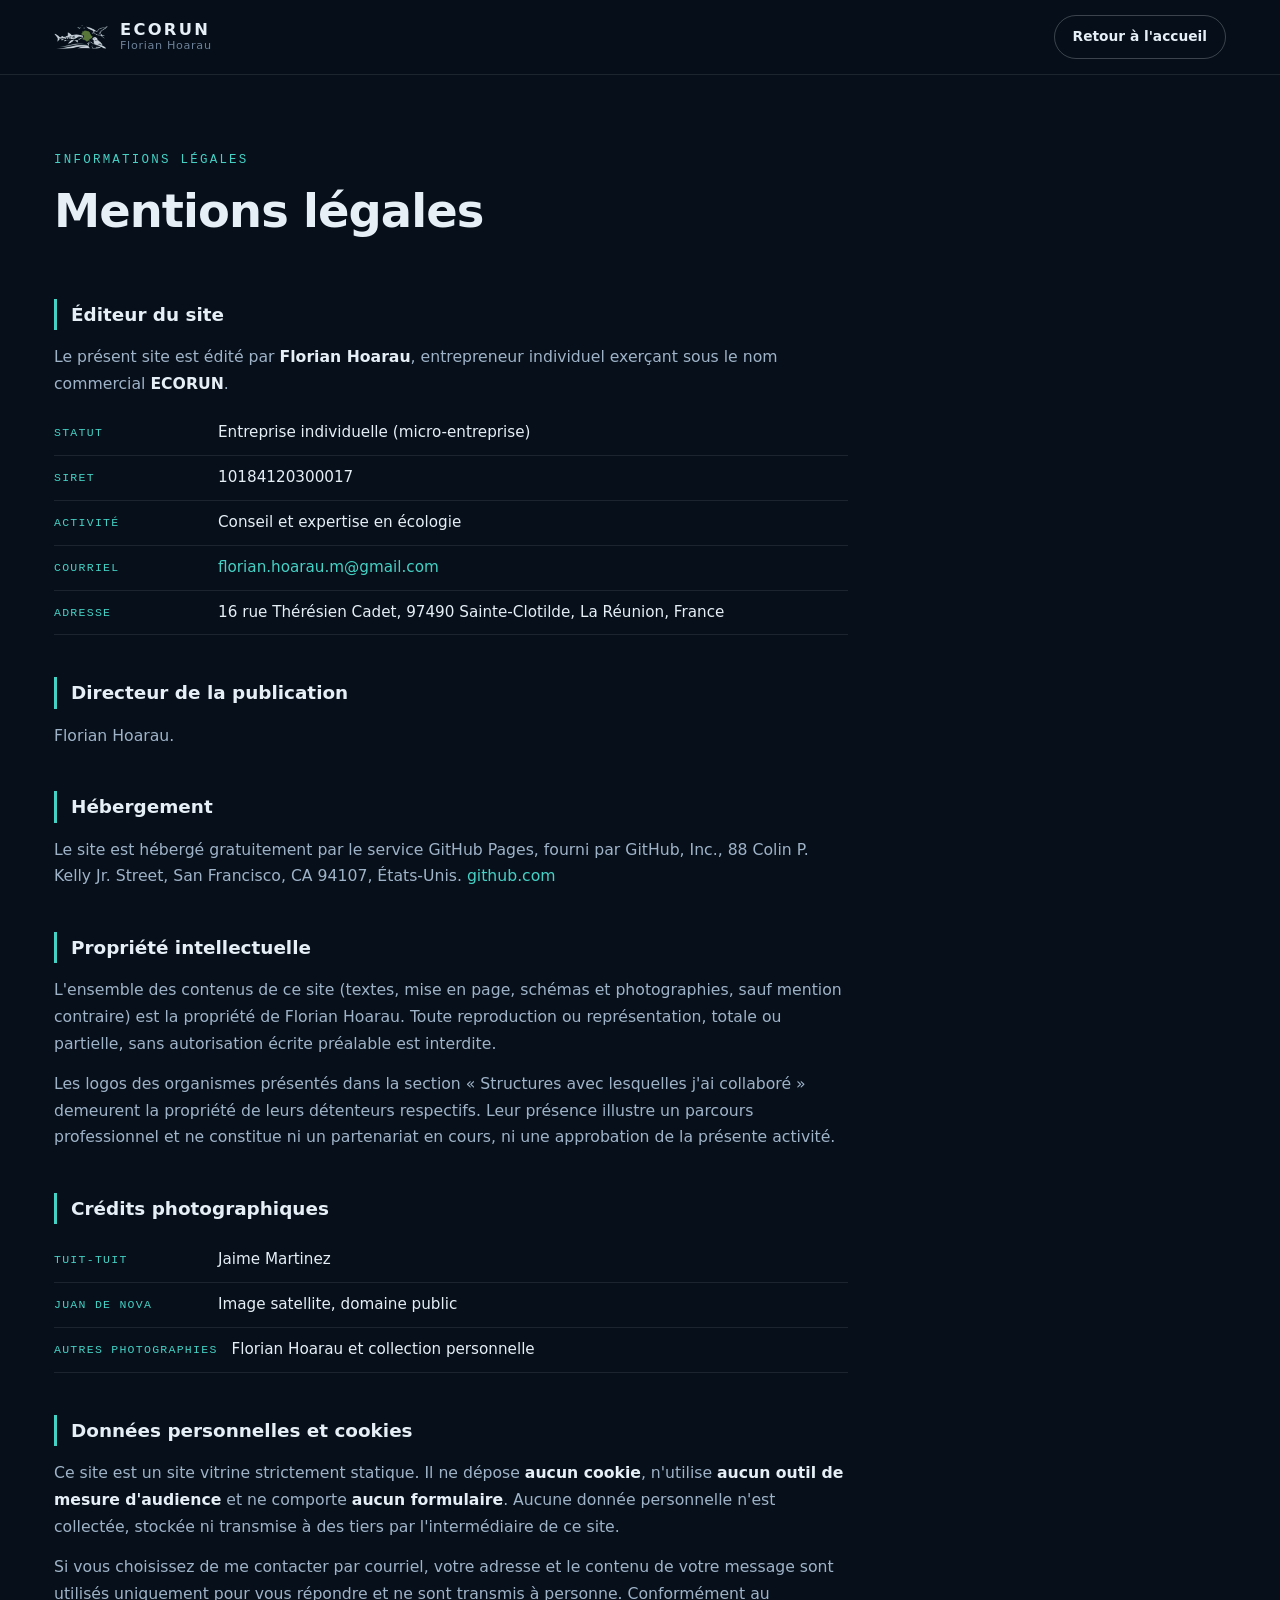
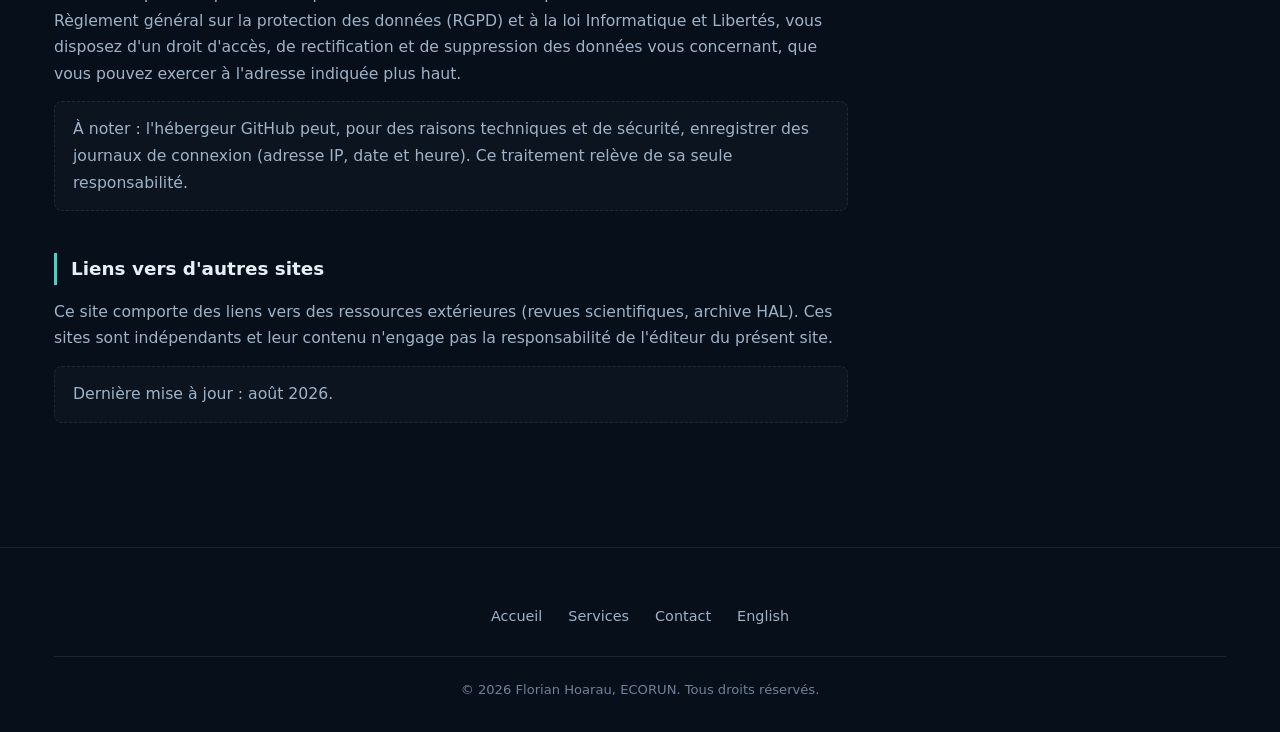
<file: mentions-legales.html>
<!DOCTYPE html>
<!--
  =====================================================================
  MENTIONS LÉGALES
  =====================================================================
  Page obligatoire en France pour un site professionnel.

  Cette page contient désormais toutes les mentions exigées par la loi :
  identité de l'éditeur, statut, SIRET, adresse, contact, directeur de
  la publication, hébergeur, propriété intellectuelle et information
  sur les données personnelles.

  Si l'une de ces informations change (adresse, statut, courriel),
  pense à la corriger ici.
  =====================================================================
-->
<html lang="fr">
<head>
  <meta charset="UTF-8">
  <meta name="viewport" content="width=device-width, initial-scale=1.0">
  <meta http-equiv="X-UA-Compatible" content="IE=edge">
  <meta name="theme-color" content="#060F1A">

  <title>Mentions légales | ECORUN, Florian Hoarau</title>
  <meta name="description" content="Mentions légales du site ECORUN, Florian Hoarau, consultant en écologie à La Réunion.">

  <!-- On demande à Google de NE PAS référencer cette page :
       elle n'a aucun intérêt dans les résultats de recherche. -->
  <meta name="robots" content="noindex, follow">

  <link rel="canonical" href="https://neufofa.github.io/ecorun/mentions-legales.html">
  <link rel="icon" type="image/png" href="images/logos/ecorun-embleme-sur-blanc.png">
  <link rel="stylesheet" href="css/style.css">
  <noscript>
    <style>.reveler { opacity: 1 !important; transform: none !important; }</style>
  </noscript>
</head>

<body>

<a class="saut-contenu" href="#contenu">Aller au contenu principal</a>

<!-- En-tête simplifié : un simple retour à l'accueil -->
<header class="entete entete--defile">
  <div class="conteneur entete__interieur">
    <a class="entete__logo" href="index.html" aria-label="ECORUN, retour à l'accueil">
      <img src="images/logos/ecorun-embleme.png" alt="Logo ECORUN" width="150" height="67">
      <span class="entete__logo-texte">
        <strong>ECORUN</strong>
        <small>Florian Hoarau</small>
      </span>
    </a>
    <a class="bouton bouton--vide bouton--petit" href="index.html">Retour à l'accueil</a>
  </div>
</header>

<main id="contenu">
<section class="section section--legale">
  <div class="conteneur">

    <header class="section__entete">
      <p class="section__oeil">Informations légales</p>
      <h1 class="section__titre">Mentions légales</h1>
    </header>

    <div class="page-texte">

      <h2>Éditeur du site</h2>
      <p>
        Le présent site est édité par <strong>Florian Hoarau</strong>, entrepreneur
        individuel exerçant sous le nom commercial <strong>ECORUN</strong>.
      </p>
      <ul class="liste-legale">
        <li><span>Statut</span> Entreprise individuelle (micro-entreprise)</li>
        <li><span>SIRET</span> 10184120300017</li>
        <li><span>Activité</span> Conseil et expertise en écologie</li>
        <li><span>Courriel</span> <a href="mailto:florian.hoarau.m@gmail.com">florian.hoarau.m@gmail.com</a></li>

        <li><span>Adresse</span> 16 rue Thérésien Cadet, 97490 Sainte-Clotilde, La Réunion, France</li>

        <!--
          TVA : en micro-entreprise, tu es normalement en franchise en base
          de TVA. La ligne ci-dessous le mentionne, ce qui est recommandé
          si tu factures des clients. Pour l'afficher, supprime la ligne
          d'ouverture de commentaire ci-dessus et celle de fermeture ci-dessous.
          <li><span>TVA</span> TVA non applicable, article 293 B du Code général des impôts</li>
          -->
      </ul>

      <h2>Directeur de la publication</h2>
      <p>Florian Hoarau.</p>

      <h2>Hébergement</h2>
      <p>
        Le site est hébergé gratuitement par le service GitHub Pages, fourni par
        GitHub, Inc., 88 Colin P. Kelly Jr. Street, San Francisco, CA 94107,
        États-Unis.
        <a href="https://github.com" target="_blank" rel="noopener noreferrer">github.com</a>
      </p>

      <h2>Propriété intellectuelle</h2>
      <p>
        L'ensemble des contenus de ce site (textes, mise en page, schémas et
        photographies, sauf mention contraire) est la propriété de Florian Hoarau.
        Toute reproduction ou représentation, totale ou partielle, sans
        autorisation écrite préalable est interdite.
      </p>
      <p>
        Les logos des organismes présentés dans la section « Structures avec
        lesquelles j'ai collaboré » demeurent la propriété de leurs détenteurs
        respectifs. Leur présence illustre un parcours professionnel et ne
        constitue ni un partenariat en cours, ni une approbation de la présente
        activité.
      </p>

      <h2>Crédits photographiques</h2>
      <ul class="liste-legale">
        <li><span>Tuit-tuit</span> Jaime Martinez</li>
        <li><span>Juan de Nova</span> Image satellite, domaine public</li>
        <li><span>Autres photographies</span> Florian Hoarau et collection personnelle</li>
      </ul>

      <h2>Données personnelles et cookies</h2>
      <p>
        Ce site est un site vitrine strictement statique. Il ne dépose
        <strong>aucun cookie</strong>, n'utilise <strong>aucun outil de mesure
        d'audience</strong> et ne comporte <strong>aucun formulaire</strong>. Aucune
        donnée personnelle n'est collectée, stockée ni transmise à des tiers par
        l'intermédiaire de ce site.
      </p>
      <p>
        Si vous choisissez de me contacter par courriel, votre adresse et le contenu
        de votre message sont utilisés uniquement pour vous répondre et ne sont
        transmis à personne. Conformément au Règlement général sur la protection des
        données (RGPD) et à la loi Informatique et Libertés, vous disposez d'un droit
        d'accès, de rectification et de suppression des données vous concernant, que
        vous pouvez exercer à l'adresse indiquée plus haut.
      </p>
      <p class="note-legale">
        À noter : l'hébergeur GitHub peut, pour des raisons techniques et de sécurité,
        enregistrer des journaux de connexion (adresse IP, date et heure). Ce
        traitement relève de sa seule responsabilité.
      </p>

      <h2>Liens vers d'autres sites</h2>
      <p>
        Ce site comporte des liens vers des ressources extérieures (revues
        scientifiques, archive HAL). Ces sites sont indépendants et leur contenu
        n'engage pas la responsabilité de l'éditeur du présent site.
      </p>

      <p class="note-legale">
        Dernière mise à jour : août 2026.
      </p>

    </div>
  </div>
</section>
</main>

<footer class="pied">
  <div class="conteneur pied__interieur">
    <nav class="pied__nav" aria-label="Navigation de pied de page">
      <a href="index.html">Accueil</a>
      <a href="index.html#services">Services</a>
      <a href="index.html#contact">Contact</a>
      <a href="en/index.html" hreflang="en" lang="en">English</a>
    </nav>
    <div class="pied__bas">
      <p>© <span id="annee">2026</span> Florian Hoarau, ECORUN. Tous droits réservés.</p>
    </div>
  </div>
</footer>

<script src="js/script.js"></script>

</body>
</html>
</file>
<file: css/style.css>
/* =====================================================================
   SITE ECORUN, FEUILLE DE STYLE (toutes les couleurs et la mise en page)
   =====================================================================

   COMMENT ÇA MARCHE (pour un non-informaticien)
   ---------------------------------------------
   • Un COMMENTAIRE commence par une barre oblique suivie d'une étoile,
     et se termine par une étoile suivie d'une barre oblique. Ce qui est
     à l'intérieur n'est pas appliqué au site : c'est une explication
     pour toi. Tous les blocs d'explication ci-dessous sont ainsi.
   • Le fichier est découpé en parties numérotées. Utilise la recherche
     (Ctrl + F) avec le numéro, par exemple "5. HERO", pour t'y retrouver.
   • LE PLUS SIMPLE POUR CHANGER LES COULEURS : va directement à la
     partie "1. LES COULEURS DU SITE" juste en dessous, et modifie
     uniquement les codes couleur (#45D1C4, etc.). Tout le site suivra.

   ===================================================================== */


/* =====================================================================
   1. LES COULEURS DU SITE  ← LE SEUL ENDROIT À MODIFIER POUR LE THÈME
   ---------------------------------------------------------------------
   Ces "variables" sont des couleurs nommées, réutilisées partout.
   Si tu changes --turquoise ici, TOUS les éléments turquoise du site
   changent d'un coup.
   Un code couleur s'écrit #RRVVBB (Rouge Vert Bleu, en hexadécimal).
   Astuce : cherche "color picker" sur Google pour trouver un code.
   ===================================================================== */
:root {

  /* --- Fonds (du plus sombre au plus clair) --- */
  --abysse:       #060F1A;   /* fond principal de la page */
  --profond:      #0A1826;   /* fond des sections alternées */
  --nuit:         #0F2033;   /* fond des cartes */
  --nuit-clair:   #16304A;   /* fond des cartes au survol */

  /* --- Couleurs d'accent --- */
  --turquoise:    #45D1C4;   /* accent principal (liens, traits, icônes) */
  --bleu:         #58B4E8;   /* accent secondaire */
  --vert:         #9AC953;   /* rappel du vert du logo ECORUN */

  /* --- Textes --- */
  --texte:        #E6EEF6;   /* texte principal, presque blanc */
  --texte-doux:   #9FB3C8;   /* texte secondaire, gris-bleu */
  --texte-faible: #6E8299;   /* texte discret (dates, légendes) */

  /* --- Traits et séparations --- */
  --bordure:      rgba(255, 255, 255, 0.09);
  --bordure-vive: rgba(69, 209, 196, 0.35);

  /* --- Polices de caractères ---
     On n'utilise QUE des polices déjà présentes sur l'ordinateur du
     visiteur : le site s'affiche instantanément, fonctionne hors ligne
     et ne dépend d'aucun service extérieur (bon pour le RGPD). */
  --police: "Segoe UI", system-ui, -apple-system, "Helvetica Neue", Arial, sans-serif;
  --police-mono: ui-monospace, "Cascadia Mono", "Segoe UI Mono", Consolas, "Courier New", monospace;

  /* --- Largeur maximale du contenu et arrondis --- */
  --largeur-max: 1220px;
  --arrondi:     14px;
  --arrondi-sm:  8px;

  /* --- Ombres --- */
  --ombre:       0 18px 45px rgba(0, 0, 0, 0.45);
  --ombre-douce: 0 6px 20px rgba(0, 0, 0, 0.28);
}


/* =====================================================================
   2. RÉINITIALISATION ET RÉGLAGES DE BASE
   Met tous les navigateurs (Chrome, Firefox, Safari, Edge) d'accord
   pour qu'ils affichent la page de la même façon.
   ===================================================================== */

/* La bordure et le remplissage sont inclus dans la largeur : plus simple */
*, *::before, *::after { box-sizing: border-box; }

/* Supprime les marges par défaut du navigateur */
body, h1, h2, h3, h4, p, ul, ol, li, figure, figcaption, blockquote {
  margin: 0;
  padding: 0;
}

ul, ol { list-style: none; }

html {
  /* Le défilement est fluide quand on clique sur un lien du menu */
  scroll-behavior: smooth;
  /* Décale l'arrivée pour que l'en-tête fixe ne cache pas le titre */
  scroll-padding-top: 96px;
  -webkit-text-size-adjust: 100%;
}

body {
  font-family: var(--police);
  font-size: 1rem;              /* 16 px */
  line-height: 1.7;
  color: var(--texte);
  background-color: var(--abysse);
  /* Lissage du texte sur Mac */
  -webkit-font-smoothing: antialiased;
  -moz-osx-font-smoothing: grayscale;
  /* Empêche un débordement horizontal accidentel sur mobile */
  overflow-x: hidden;
}

/* Les images ne dépassent jamais de leur conteneur */
img, svg { max-width: 100%; display: block; }
img { height: auto; }

a { color: var(--turquoise); text-decoration: none; }
a:hover { text-decoration: underline; }

/* Contour visible au clavier (accessibilité) */
:focus-visible {
  outline: 2px solid var(--turquoise);
  outline-offset: 3px;
  border-radius: 3px;
}

/* Lien "aller au contenu" : caché sauf quand on navigue au clavier */
.saut-contenu {
  position: absolute;
  left: -9999px;
  top: 0;
  z-index: 999;
  padding: 12px 20px;
  background: var(--turquoise);
  color: var(--abysse);
  font-weight: 600;
  border-radius: 0 0 var(--arrondi-sm) 0;
}
.saut-contenu:focus { left: 0; }


/* =====================================================================
   3. ÉLÉMENTS RÉUTILISABLES (conteneur, titres, boutons, étiquettes)
   ===================================================================== */

/* Boîte qui centre le contenu et l'empêche d'être trop large */
.conteneur {
  width: 100%;
  max-width: var(--largeur-max);
  margin: 0 auto;
  padding: 0 24px;
}

/* --- Une "section" = un grand bloc de la page --- */
.section { padding: 110px 0; position: relative; }

/* Variante avec un fond légèrement différent, pour alterner */
.section--fonce { background: var(--profond); }

/* Fin trait lumineux en haut des sections foncées */
.section--fonce::before {
  content: "";
  position: absolute;
  inset: 0 0 auto 0;
  height: 1px;
  background: linear-gradient(90deg, transparent, var(--bordure-vive), transparent);
}

/* --- En-tête de section (le petit numéro + le titre + l'intro) --- */
.section__entete { max-width: 760px; margin-bottom: 60px; }
.section__entete--centre { margin-left: auto; margin-right: auto; text-align: center; }

/* Le petit "01 / Profil" en majuscules espacées : touche scientifique */
.section__oeil {
  font-family: var(--police-mono);
  font-size: 0.78rem;
  letter-spacing: 0.18em;
  text-transform: uppercase;
  color: var(--turquoise);
  margin-bottom: 14px;
}

.section__titre {
  font-size: clamp(1.9rem, 4vw, 2.9rem);  /* s'adapte à la largeur de l'écran */
  line-height: 1.15;
  letter-spacing: -0.02em;
  font-weight: 700;
  margin-bottom: 18px;
}

.section__intro {
  color: var(--texte-doux);
  font-size: 1.08rem;
  max-width: 68ch;
}
.section__entete--centre .section__intro { margin: 0 auto; }

/* Sous-titre à l'intérieur d'une section (ex : "Articles scientifiques") */
.sous-titre {
  font-size: 1.25rem;
  font-weight: 700;
  margin: 54px 0 22px;
  padding-left: 16px;
  border-left: 3px solid var(--turquoise);
}
.sous-titre:first-of-type { margin-top: 0; }

/* --- Boutons --- */
.bouton {
  display: inline-block;
  padding: 14px 30px;
  border-radius: 999px;         /* forme de gélule */
  font-weight: 600;
  font-size: 0.98rem;
  text-align: center;
  border: 1px solid transparent;
  cursor: pointer;
  transition: transform 0.2s ease, background-color 0.2s ease,
              border-color 0.2s ease, box-shadow 0.2s ease;
}
.bouton:hover { text-decoration: none; transform: translateY(-2px); }

/* Bouton plein (turquoise) */
.bouton--plein {
  background: var(--turquoise);
  color: #04121A;
  box-shadow: 0 8px 24px rgba(69, 209, 196, 0.25);
}
.bouton--plein:hover {
  background: #5FE0D3;
  box-shadow: 0 12px 30px rgba(69, 209, 196, 0.35);
}

/* Bouton vide (contour seulement) */
.bouton--vide {
  background: transparent;
  color: var(--texte);
  border-color: rgba(255, 255, 255, 0.22);
}
.bouton--vide:hover {
  border-color: var(--turquoise);
  color: var(--turquoise);
  background: rgba(69, 209, 196, 0.06);
}

/* --- Étiquettes (les petits mots-clés dans les cartes) --- */
.etiquettes {
  display: flex;
  flex-wrap: wrap;
  gap: 8px;
}
.etiquettes li {
  font-size: 0.8rem;
  line-height: 1.4;
  padding: 5px 12px;
  border-radius: 999px;
  background: rgba(255, 255, 255, 0.045);
  border: 1px solid var(--bordure);
  color: var(--texte-doux);
}
.etiquettes--fines li { font-size: 0.74rem; padding: 3px 10px; }
.etiquettes--grandes li {
  font-size: 0.92rem;
  padding: 9px 18px;
  color: var(--texte);
}
.etiquettes--grandes li em { color: var(--texte-faible); font-style: normal; }

/* --- Pastille "Disponible pour missions" --- */
.pastille {
  display: inline-flex;
  align-items: center;
  gap: 9px;
  font-size: 0.82rem;
  font-weight: 600;
  letter-spacing: 0.04em;
  padding: 6px 16px 6px 12px;
  border-radius: 999px;
  color: var(--vert);
  background: rgba(154, 201, 83, 0.09);
  border: 1px solid rgba(154, 201, 83, 0.3);
  margin-bottom: 24px;
}
.pastille__point {
  width: 8px; height: 8px;
  border-radius: 50%;
  background: var(--vert);
  /* Petite pulsation pour attirer l'œil */
  animation: pulsation 2.4s ease-in-out infinite;
}
@keyframes pulsation {
  0%, 100% { box-shadow: 0 0 0 0 rgba(154, 201, 83, 0.55); }
  50%      { box-shadow: 0 0 0 7px rgba(154, 201, 83, 0); }
}

/* --- Cadre photo (encadrement des images du site) --- */
.cadre-photo {
  position: relative;
  border-radius: var(--arrondi);
  overflow: hidden;
  border: 1px solid var(--bordure);
  box-shadow: var(--ombre);
  background: var(--nuit);
}
.cadre-photo img {
  width: 100%;
  transition: transform 0.7s ease;
}
.cadre-photo:hover img { transform: scale(1.03); }

/* Légende posée en bas de la photo, sur un voile sombre */
.cadre-photo figcaption {
  position: absolute;
  left: 0; right: 0; bottom: 0;
  padding: 34px 18px 14px;
  font-size: 0.82rem;
  color: var(--texte-doux);
  background: linear-gradient(to top, rgba(6, 15, 26, 0.95), transparent);
}


/* =====================================================================
   4. EN-TÊTE ET MENU DE NAVIGATION
   ===================================================================== */

.entete {
  position: fixed;              /* reste collé en haut quand on descend */
  top: 0; left: 0; right: 0;
  z-index: 100;
  background: rgba(6, 15, 26, 0.72);
  /* Effet "verre dépoli" (ignoré par les navigateurs qui ne savent pas) */
  -webkit-backdrop-filter: blur(14px);
  backdrop-filter: blur(14px);
  border-bottom: 1px solid transparent;
  transition: background-color 0.3s ease, border-color 0.3s ease;
}

/* Classe ajoutée par le JavaScript dès qu'on descend un peu dans la page */
.entete--defile {
  background: rgba(6, 15, 26, 0.94);
  border-bottom-color: var(--bordure);
}

.entete__interieur {
  display: flex;
  align-items: center;
  justify-content: space-between;
  gap: 20px;
  height: 74px;
}

/* --- Logo à gauche --- */
.entete__logo {
  display: flex;
  align-items: center;
  gap: 12px;
  flex-shrink: 0;
  color: var(--texte);
}
.entete__logo:hover { text-decoration: none; }
.entete__logo img { width: 54px; height: auto; }

.entete__logo-texte { display: flex; flex-direction: column; line-height: 1.15; }
.entete__logo-texte strong {
  font-size: 1.02rem;
  letter-spacing: 0.14em;
  font-weight: 700;
}
.entete__logo-texte small {
  font-size: 0.7rem;
  color: var(--texte-faible);
  letter-spacing: 0.06em;
}

/* --- Liens du menu --- */
.nav__liste { display: flex; align-items: center; gap: 4px; }

.nav__lien {
  display: block;
  padding: 9px 14px;
  border-radius: var(--arrondi-sm);
  font-size: 0.93rem;
  font-weight: 500;
  color: var(--texte-doux);
  transition: color 0.2s ease, background-color 0.2s ease;
}
.nav__lien:hover {
  color: var(--texte);
  background: rgba(255, 255, 255, 0.05);
  text-decoration: none;
}

/* Classe ajoutée par le JavaScript sur le lien de la section visible */
.nav__lien--actif { color: var(--turquoise); }

/* Le lien "Contact" est mis en avant comme un bouton */
.nav__lien--bouton {
  margin-left: 8px;
  color: var(--turquoise);
  border: 1px solid var(--bordure-vive);
}
.nav__lien--bouton:hover {
  background: var(--turquoise);
  color: #04121A;
  border-color: var(--turquoise);
}

/* --- Zone de droite : drapeau + bouton hamburger --- */
.entete__actions { display: flex; align-items: center; gap: 12px; }

/* Bouton de langue (drapeau britannique) */
.drapeau {
  display: inline-flex;
  align-items: center;
  gap: 7px;
  padding: 6px 11px;
  border-radius: 999px;
  border: 1px solid var(--bordure);
  color: var(--texte-doux);
  font-size: 0.76rem;
  font-weight: 700;
  letter-spacing: 0.08em;
  transition: border-color 0.2s ease, color 0.2s ease, background-color 0.2s ease;
}
.drapeau:hover {
  text-decoration: none;
  color: var(--texte);
  border-color: rgba(255, 255, 255, 0.3);
  background: rgba(255, 255, 255, 0.05);
}
.drapeau svg { border-radius: 2px; }

/* --- Bouton hamburger (caché sur ordinateur, voir partie 16) --- */
.burger {
  display: none;               /* réaffiché en version mobile */
  width: 42px; height: 42px;
  padding: 10px;
  background: transparent;
  border: 1px solid var(--bordure);
  border-radius: var(--arrondi-sm);
  cursor: pointer;
}
.burger span {
  display: block;
  height: 2px;
  width: 100%;
  background: var(--texte);
  border-radius: 2px;
  transition: transform 0.3s ease, opacity 0.2s ease;
}
.burger span + span { margin-top: 5px; }

/* Les trois barres se transforment en croix quand le menu est ouvert */
.burger[aria-expanded="true"] span:nth-child(1) { transform: translateY(7px) rotate(45deg); }
.burger[aria-expanded="true"] span:nth-child(2) { opacity: 0; }
.burger[aria-expanded="true"] span:nth-child(3) { transform: translateY(-7px) rotate(-45deg); }


/* =====================================================================
   5. HERO, la grande zone d'accueil en haut de page
   ===================================================================== */

.hero {
  position: relative;
  padding: 150px 0 110px;
  overflow: hidden;
  /* Dégradé "profondeur marine" : plus on descend, plus c'est sombre */
  background:
    radial-gradient(1100px 620px at 78% 12%, rgba(69, 209, 196, 0.10), transparent 62%),
    radial-gradient(900px 560px at 12% 78%, rgba(88, 180, 232, 0.09), transparent 60%),
    linear-gradient(180deg, #08192A 0%, var(--abysse) 100%);
}

/* --- Décor de fond (requin + vagues) --- */
.hero__decor { position: absolute; inset: 0; pointer-events: none; }

.hero__requin {
  position: absolute;
  top: 16%;
  left: 50%;
  width: min(1000px, 92%);
  transform: translateX(-50%);
  color: rgba(88, 180, 232, 0.05);   /* très discret, en filigrane */
  /* Léger déplacement latéral, comme un requin qui passe */
  animation: nage 26s ease-in-out infinite alternate;
}
@keyframes nage {
  from { transform: translateX(-54%) translateY(0); }
  to   { transform: translateX(-46%) translateY(-16px); }
}

/* Les trois vagues superposées en bas du hero */
.hero__vagues { position: absolute; left: 0; right: 0; bottom: -1px; height: 190px; }
.hero__vagues svg { position: absolute; left: 0; bottom: 0; width: 200%; height: 100%; }
.hero__vagues svg path { fill: var(--abysse); }

.hero__vagues svg:nth-child(1) { opacity: 0.30; animation: onde 19s linear infinite; }
.hero__vagues svg:nth-child(2) { opacity: 0.45; animation: onde 27s linear infinite reverse; }
.hero__vagues svg:nth-child(3) { opacity: 1;    animation: onde 34s linear infinite; }

@keyframes onde {
  from { transform: translateX(0); }
  to   { transform: translateX(-50%); }
}

/* --- Disposition en deux colonnes : texte à gauche, photo à droite --- */
.hero__grille {
  position: relative;   /* pour passer au-dessus du décor */
  z-index: 1;
  display: grid;
  grid-template-columns: 1.15fr 0.85fr;
  gap: 64px;
  align-items: center;
}

.hero__surtitre {
  font-family: var(--police-mono);
  font-size: 0.82rem;
  letter-spacing: 0.2em;
  text-transform: uppercase;
  color: var(--turquoise);
  margin-bottom: 12px;
}

.hero__titre {
  font-size: clamp(2.6rem, 6.5vw, 4.6rem);
  line-height: 1.03;
  letter-spacing: -0.035em;
  font-weight: 700;
  margin-bottom: 16px;
  /* Dégradé appliqué sur le texte lui-même */
  background: linear-gradient(120deg, #FFFFFF 10%, #BFE9F7 55%, var(--turquoise) 100%);
  -webkit-background-clip: text;
  background-clip: text;
  -webkit-text-fill-color: transparent;
  color: var(--texte);   /* couleur de secours si le dégradé n'est pas géré */
}

/* "Recherche · Conservation · Sensibilisation" */
.hero__soustitre {
  display: flex;
  flex-wrap: wrap;
  align-items: center;
  gap: 12px;
  font-size: clamp(1rem, 2vw, 1.22rem);
  font-weight: 600;
  letter-spacing: 0.03em;
  color: var(--texte-doux);
  margin-bottom: 26px;
}
.hero__soustitre i { color: var(--turquoise); font-style: normal; }

.hero__accroche {
  color: var(--texte-doux);
  font-size: 1.05rem;
  max-width: 58ch;
  margin-bottom: 26px;
}

/* Les deux spécialités mises en avant, avec une puce en losange */
.hero__specialites { margin-bottom: 34px; }
.hero__specialites li {
  position: relative;
  padding-left: 24px;
  margin-bottom: 8px;
  font-size: 0.99rem;
  color: var(--texte);
}
.hero__specialites li::before {
  content: "";
  position: absolute;
  left: 2px; top: 0.62em;
  width: 8px; height: 8px;
  background: var(--turquoise);
  transform: rotate(45deg);   /* carré tourné = losange */
}

.hero__boutons { display: flex; flex-wrap: wrap; gap: 14px; margin-bottom: 30px; }

.hero__lieu {
  display: inline-flex;
  align-items: center;
  gap: 8px;
  font-size: 0.88rem;
  color: var(--texte-faible);
}
.hero__lieu svg { color: var(--turquoise); flex-shrink: 0; }

/* --- Photo de droite, légèrement inclinée pour le dynamisme --- */
.hero__media { position: relative; }
.hero__media .cadre-photo {
  transform: rotate(1.4deg);
  transition: transform 0.5s ease;
}
.hero__media .cadre-photo:hover { transform: rotate(0deg); }

/* Halo turquoise derrière la photo */
.hero__media::before {
  content: "";
  position: absolute;
  inset: -22px;
  border-radius: 26px;
  background: radial-gradient(circle at 60% 35%, rgba(69, 209, 196, 0.22), transparent 68%);
  filter: blur(26px);
  z-index: -1;
}


/* =====================================================================
   6. CHIFFRES CLÉS, bandeau juste sous l'accueil
   ===================================================================== */

.chiffres {
  background: var(--profond);
  border-top: 1px solid var(--bordure);
  border-bottom: 1px solid var(--bordure);
  padding: 46px 0;
}

.chiffres__grille {
  display: grid;
  grid-template-columns: repeat(5, 1fr);
  gap: 20px;
}

.chiffre { text-align: center; position: relative; }

/* Petit trait vertical entre chaque chiffre */
.chiffre + .chiffre::before {
  content: "";
  position: absolute;
  left: -10px; top: 50%;
  transform: translateY(-50%);
  width: 1px; height: 46px;
  background: var(--bordure);
}

.chiffre b {
  display: block;
  font-size: clamp(1.6rem, 3vw, 2.2rem);
  font-weight: 700;
  line-height: 1.1;
  letter-spacing: -0.02em;
  color: var(--turquoise);
  margin-bottom: 4px;
}
.chiffre span {
  display: block;
  font-size: 0.85rem;
  color: var(--texte-doux);
  line-height: 1.4;
}


/* =====================================================================
   7. PROFIL, blocs "récit" : un paragraphe + une image côte à côte
   ---------------------------------------------------------------------
   Chaque bloc est une ligne de deux colonnes. Le texte et l'image sont
   centrés verticalement l'un par rapport à l'autre (align-items: center),
   ce qui évite les décalages disgracieux.
   La classe  recit__bloc--inverse  place l'image à GAUCHE du texte.
   ===================================================================== */

.recit__bloc {
  display: grid;
  grid-template-columns: 1fr 300px;
  gap: 44px;
  align-items: center;      /* aligne le texte et l'image sur leur milieu */
  padding: 34px 0;
  border-bottom: 1px solid var(--bordure);
}
.recit__bloc:last-child { border-bottom: none; padding-bottom: 0; }
.recit__bloc:first-child { padding-top: 0; }

/* Un bloc sur deux : l'image passe à gauche, le texte à droite */
.recit__bloc--inverse .recit__texte { order: 2; }
.recit__bloc--inverse .recit__media { order: 1; }

.recit__texte p { color: var(--texte-doux); font-size: 1.02rem; margin: 0; }
.recit__texte strong { color: var(--texte); font-weight: 600; }
.recit__texte em { color: var(--turquoise); font-style: italic; }

/* --- Cadre commun aux images et au schéma --- */
.media-cadre {
  border-radius: var(--arrondi);
  overflow: hidden;
  border: 1px solid var(--bordure);
  background: var(--nuit);
  box-shadow: var(--ombre-douce);
}
.media-cadre img { width: 100%; }
.media-cadre figcaption {
  padding: 10px 14px 12px;
  font-size: 0.76rem;
  line-height: 1.45;
  color: var(--texte-faible);
  background: rgba(255, 255, 255, 0.022);
}
.media-cadre figcaption em { font-style: italic; }

/* Le schéma de thèse a déjà son propre fond : pas de doublon */
.media-cadre--schema { background: transparent; }
.media-cadre--schema img { display: block; }

/* Crédit photo obligatoire, discret mais lisible */
.credit {
  display: inline-block;
  margin-left: 6px;
  font-size: 0.68rem;
  letter-spacing: 0.03em;
  color: var(--texte-faible);
  opacity: 0.85;
}

/* --- Deux logos côte à côte (universités) --- */
.duo-logos {
  display: grid;
  grid-template-columns: 1fr 1fr;
  gap: 14px;
  align-items: center;
}
.duo-logos img {
  width: 100%;
  height: 86px;
  object-fit: contain;
  padding: 12px;
  border-radius: var(--arrondi-sm);
  /* Fond blanc : ces logos sont dessinés pour un fond clair */
  background: rgba(255, 255, 255, 0.94);
  border: 1px solid var(--bordure);
}

/* --- Logo ECORUN seul, sans cadre --- */
.recit__logo {
  width: 100%;
  max-width: 250px;
  height: auto;
  margin: 0 auto;
  opacity: 0.95;
}


/* =====================================================================
   8. SPÉCIALITÉS, 3 cartes
   ===================================================================== */

.grille-spe {
  display: grid;
  grid-template-columns: repeat(3, 1fr);
  gap: 24px;
}

.carte-spe {
  position: relative;
  padding: 34px 30px;
  border-radius: var(--arrondi);
  background: var(--nuit);
  border: 1px solid var(--bordure);
  overflow: hidden;
  transition: transform 0.3s ease, border-color 0.3s ease, background-color 0.3s ease;
}
.carte-spe:hover {
  transform: translateY(-5px);
  border-color: var(--bordure-vive);
  background: var(--nuit-clair);
}

/* Trait lumineux qui se déploie en haut de la carte au survol */
.carte-spe::after {
  content: "";
  position: absolute;
  top: 0; left: 0;
  height: 2px; width: 0;
  background: linear-gradient(90deg, var(--turquoise), var(--bleu));
  transition: width 0.45s ease;
}
.carte-spe:hover::after { width: 100%; }

.carte-spe__icone {
  width: 52px; height: 52px;
  display: flex;
  align-items: center;
  justify-content: center;
  border-radius: 12px;
  margin-bottom: 20px;
  color: var(--turquoise);
  background: rgba(69, 209, 196, 0.10);
  border: 1px solid rgba(69, 209, 196, 0.22);
}
.carte-spe__icone svg { width: 28px; height: 28px; }

.carte-spe h3 {
  font-size: 1.18rem;
  font-weight: 700;
  line-height: 1.3;
  margin-bottom: 12px;
}
.carte-spe p { color: var(--texte-doux); font-size: 0.96rem; margin-bottom: 18px; }


/* =====================================================================
   9. COMPÉTENCES, 6 cartes en trois colonnes
   ===================================================================== */

.grille-comp {
  display: grid;
  grid-template-columns: repeat(3, 1fr);
  gap: 22px;
}

.carte-comp {
  padding: 28px 26px;
  border-radius: var(--arrondi);
  background: var(--nuit);
  border: 1px solid var(--bordure);
  transition: border-color 0.3s ease, transform 0.3s ease;
}
.carte-comp:hover { border-color: var(--bordure-vive); transform: translateY(-4px); }

.carte-comp h3 {
  display: flex;
  align-items: baseline;
  gap: 11px;
  font-size: 1.06rem;
  font-weight: 700;
  margin-bottom: 18px;
  padding-bottom: 14px;
  border-bottom: 1px solid var(--bordure);
}
.carte-comp__num {
  font-family: var(--police-mono);
  font-size: 0.78rem;
  color: var(--turquoise);
}


/* =====================================================================
   10. FRISE CHRONOLOGIQUE MULTILINÉAIRE (3 pistes parallèles)
   ===================================================================== */

/* --- Boutons de filtre au-dessus de la frise --- */
.filtres {
  display: flex;
  flex-wrap: wrap;
  gap: 10px;
  margin-bottom: 44px;
}
.filtre {
  padding: 8px 18px;
  border-radius: 999px;
  font-family: inherit;
  font-size: 0.86rem;
  font-weight: 600;
  color: var(--texte-doux);
  background: transparent;
  border: 1px solid var(--bordure);
  cursor: pointer;
  transition: color 0.2s ease, border-color 0.2s ease, background-color 0.2s ease;
}
.filtre:hover { color: var(--texte); border-color: rgba(255, 255, 255, 0.28); }

/* Le bouton actuellement sélectionné */
.filtre--actif {
  color: #04121A;
  background: var(--turquoise);
  border-color: var(--turquoise);
}

/* ---------------------------------------------------------------------
   LA FRISE : une grille où CHAQUE LIGNE EST UNE ANNÉE
   ---------------------------------------------------------------------
   C'est ce qui permet d'aligner horizontalement les trois pistes : une
   étape de 2018 en Formation se retrouve exactement à la même hauteur
   qu'une étape de 2018 en Professionnel.

   COMMENT ÇA MARCHE
   Dans le fichier HTML, chaque élément porte son année, par exemple :
       style="--annee: 2018"
   Le calcul  calc(var(--annee) - 2011)  transforme cette année en
   numéro de ligne de la grille : 2013 donne la ligne 2, 2014 la ligne 3,
   et ainsi de suite (la ligne 1 est réservée aux titres des pistes).

   POUR DÉPLACER UNE ÉTAPE DANS LE TEMPS : change simplement son année
   dans le HTML. Rien à toucher ici.

   ⚠️ Deux étapes de la MÊME piste ne doivent pas avoir la MÊME année,
      sinon elles se superposeraient. Décale l'une d'un an si besoin
      (le texte de la carte, lui, garde les vraies dates).
   --------------------------------------------------------------------- */
.frise {
  display: grid;
  /* 1 colonne étroite pour les années, puis les 3 pistes */
  grid-template-columns: 62px repeat(3, minmax(0, 1fr));
  column-gap: 24px;
  align-items: start;
  /* Hauteur minimale d'une année sans contenu */
  grid-auto-rows: minmax(34px, auto);
}

/* --- Les titres des trois pistes, sur la première ligne --- */
.piste__titre {
  grid-row: 1;
  display: flex;
  align-items: center;
  gap: 10px;
  font-size: 0.86rem;
  font-weight: 700;
  letter-spacing: 0.13em;
  text-transform: uppercase;
  margin-bottom: 18px;
}
.piste__titre[data-piste="formation"] { grid-column: 2; color: var(--bleu); }
.piste__titre[data-piste="pro"]       { grid-column: 3; color: var(--turquoise); }
.piste__titre[data-piste="asso"]      { grid-column: 4; color: var(--vert); }

.piste__puce {
  width: 11px; height: 11px;
  border-radius: 50%;
  background: currentColor;
  box-shadow: 0 0 0 4px rgba(255, 255, 255, 0.05);
  flex-shrink: 0;
}

/* --- Le ruban des années ---
   Chaque année s'étire sur toute la largeur pour tracer un fin trait
   de repère, avec son étiquette à gauche. */
.annee {
  grid-column: 1 / -1;
  grid-row: calc(var(--annee) - 2011);
  align-self: start;
  padding-top: 7px;
  border-top: 1px solid var(--bordure);
  font-family: var(--police-mono);
  font-size: 0.73rem;
  letter-spacing: 0.06em;
  color: var(--texte-faible);
  pointer-events: none;   /* le trait ne doit jamais gêner un clic */
}
/* La dernière ligne du ruban, mise en avant */
.annee--maintenant {
  color: var(--turquoise);
  border-top-color: var(--bordure-vive);
  font-weight: 700;
}

/* --- Un "jalon" = une étape du parcours --- */
.jalon {
  position: relative;
  grid-row: calc(var(--annee) - 2011);
  /* Laisse la place au trait et à l'étiquette de l'année, juste au-dessus */
  margin-top: 30px;
  margin-bottom: 18px;
  padding: 22px 22px 20px;
  border-radius: var(--arrondi);
  background: var(--nuit);
  border: 1px solid var(--bordure);
  transition: border-color 0.3s ease, transform 0.3s ease, background-color 0.3s ease;
}
/* Chaque piste occupe sa colonne et porte sa couleur */
.jalon[data-piste="formation"] { grid-column: 2; color: var(--bleu); }
.jalon[data-piste="pro"]       { grid-column: 3; color: var(--turquoise); }
.jalon[data-piste="asso"]      { grid-column: 4; color: var(--vert); }

.jalon:hover {
  border-color: currentColor;
  background: var(--nuit-clair);
  transform: translateY(-3px);
}

/* Le petit point coloré qui marque le début de l'étape */
.jalon::before {
  content: "";
  position: absolute;
  left: -18px; top: 26px;
  width: 9px; height: 9px;
  border-radius: 50%;
  background: var(--profond);
  border: 2px solid currentColor;
}

/* --- Les boutons de filtre masquent les pistes non retenues ---
   Le JavaScript écrit  data-filtre="pro"  sur la frise, et le CSS
   ci-dessous se charge du reste : il masque les autres pistes et
   élargit celle qui reste. */
.frise[data-filtre="formation"] .jalon:not([data-piste="formation"]),
.frise[data-filtre="formation"] .piste__titre:not([data-piste="formation"]),
.frise[data-filtre="pro"] .jalon:not([data-piste="pro"]),
.frise[data-filtre="pro"] .piste__titre:not([data-piste="pro"]),
.frise[data-filtre="asso"] .jalon:not([data-piste="asso"]),
.frise[data-filtre="asso"] .piste__titre:not([data-piste="asso"]) {
  display: none;
}

.frise[data-filtre="formation"],
.frise[data-filtre="pro"],
.frise[data-filtre="asso"] {
  grid-template-columns: 62px minmax(0, 1fr);
}
.frise[data-filtre="formation"] .jalon[data-piste],
.frise[data-filtre="formation"] .piste__titre[data-piste],
.frise[data-filtre="pro"] .jalon[data-piste],
.frise[data-filtre="pro"] .piste__titre[data-piste],
.frise[data-filtre="asso"] .jalon[data-piste],
.frise[data-filtre="asso"] .piste__titre[data-piste] {
  grid-column: 2;
}

/* Mise en avant de l'étape en cours (ECORUN aujourd'hui) */
.jalon--actuel {
  border-color: var(--bordure-vive);
  background: linear-gradient(160deg, rgba(69, 209, 196, 0.08), var(--nuit) 60%);
}

.jalon__date {
  font-family: var(--police-mono);
  font-size: 0.76rem;
  letter-spacing: 0.09em;
  color: currentColor;
  margin-bottom: 7px;
}

.jalon__titre {
  font-size: 1.02rem;
  font-weight: 700;
  line-height: 1.35;
  color: var(--texte);
  margin-bottom: 8px;
}

.jalon__lieu {
  display: flex;
  flex-wrap: wrap;         /* permet d'afficher deux logos côte à côte */
  align-items: center;
  gap: 8px 10px;
  font-size: 0.83rem;
  color: var(--texte-faible);
  margin-bottom: 12px;
}

/* Liste à puces à l'intérieur d'une carte du parcours
   (utilisée pour détailler les chantiers de conservation) */
.jalon__liste {
  margin: 0 0 12px;
  font-size: 0.88rem;
  color: var(--texte-doux);
}
.jalon__liste li {
  position: relative;
  padding-left: 16px;
  margin-bottom: 7px;
  line-height: 1.55;
}
.jalon__liste li::before {
  content: "";
  position: absolute;
  left: 2px; top: 0.62em;
  width: 5px; height: 5px;
  border-radius: 50%;
  background: currentColor;
}
.jalon__liste strong { color: var(--texte); font-weight: 600; }

/* Les petits logos dans la frise (SEOR, TAAF, MARBEC...) */
.jalon__logo {
  width: 38px;
  height: 38px;
  object-fit: contain;
  flex-shrink: 0;
  padding: 3px;
  border-radius: 6px;
  background: rgba(255, 255, 255, 0.94);   /* fond blanc : les logos sont lisibles */
}

.jalon__texte {
  font-size: 0.9rem;
  color: var(--texte-doux);
  margin-bottom: 14px;
}
.jalon__texte em { color: var(--turquoise); font-style: italic; }


/* =====================================================================
   11. SERVICES
   ===================================================================== */

.grille-services {
  display: grid;
  grid-template-columns: repeat(3, 1fr);
  gap: 22px;
  margin-bottom: 60px;
}

.carte-service {
  position: relative;
  padding: 30px 28px;
  border-radius: var(--arrondi);
  background: var(--nuit);
  border: 1px solid var(--bordure);
  transition: transform 0.3s ease, border-color 0.3s ease, background-color 0.3s ease;
}
.carte-service:hover {
  transform: translateY(-5px);
  border-color: var(--bordure-vive);
  background: var(--nuit-clair);
}

/* Le gros numéro en filigrane dans le coin */
.carte-service__num {
  display: block;
  font-family: var(--police-mono);
  font-size: 2rem;
  font-weight: 700;
  line-height: 1;
  color: rgba(69, 209, 196, 0.18);
  margin-bottom: 14px;
  transition: color 0.3s ease;
}
.carte-service:hover .carte-service__num { color: rgba(69, 209, 196, 0.45); }

.carte-service h3 {
  font-size: 1.08rem;
  font-weight: 700;
  line-height: 1.35;
  margin-bottom: 10px;
}
.carte-service p { font-size: 0.94rem; color: var(--texte-doux); }

/* --- Les deux encarts (structures / zone d'intervention) --- */
.grille-encarts {
  display: grid;
  grid-template-columns: repeat(2, 1fr);
  gap: 22px;
}

.encart {
  padding: 30px 28px;
  border-radius: var(--arrondi);
  background: var(--profond);
  border: 1px solid var(--bordure);
}
.encart__titre {
  font-size: 1.02rem;
  font-weight: 700;
  margin-bottom: 18px;
  color: var(--texte);
}
.encart__note {
  margin-top: 16px;
  font-size: 0.86rem;
  color: var(--texte-faible);
}


/* =====================================================================
   12. PRODUCTIONS, publications et conférences
   ===================================================================== */

.liste-publis { display: grid; gap: 16px; }

.publi {
  position: relative;
  padding: 24px 26px;
  border-radius: var(--arrondi);
  background: var(--nuit);
  border: 1px solid var(--bordure);
  border-left: 3px solid var(--bordure);
  transition: border-left-color 0.3s ease, background-color 0.3s ease;
}
.publi:hover { border-left-color: var(--turquoise); background: var(--nuit-clair); }

/* La pastille de statut (Publié / Soumis / En préparation) */
.publi__statut {
  display: inline-block;
  font-family: var(--police-mono);
  font-size: 0.68rem;
  font-weight: 700;
  letter-spacing: 0.11em;
  text-transform: uppercase;
  padding: 3px 10px;
  border-radius: 999px;
  margin-bottom: 12px;
}
.publi__statut--publie {
  color: var(--vert);
  background: rgba(154, 201, 83, 0.10);
  border: 1px solid rgba(154, 201, 83, 0.30);
}
.publi__statut--soumis {
  color: var(--bleu);
  background: rgba(88, 180, 232, 0.10);
  border: 1px solid rgba(88, 180, 232, 0.30);
}
.publi__statut--prep {
  color: var(--texte-faible);
  background: rgba(255, 255, 255, 0.04);
  border: 1px solid var(--bordure);
}

.publi__ref { font-size: 0.94rem; color: var(--texte-doux); }
.publi__ref strong { color: var(--texte); font-weight: 700; }
.publi__ref em { color: var(--texte); font-style: italic; }

.publi__lien {
  display: inline-block;
  margin-top: 12px;
  font-size: 0.87rem;
  font-weight: 600;
}
.publi__lien span { transition: transform 0.2s ease; display: inline-block; }
.publi__lien:hover span { transform: translateX(4px); }

.publi--these { border-left-color: var(--turquoise); }

/* --- Conférences --- */
.liste-conf { display: grid; gap: 12px; }

.conf {
  display: flex;
  gap: 20px;
  align-items: baseline;
  padding: 18px 24px;
  border-radius: var(--arrondi-sm);
  background: rgba(255, 255, 255, 0.022);
  border: 1px solid var(--bordure);
  transition: background-color 0.3s ease;
}
.conf:hover { background: rgba(255, 255, 255, 0.05); }

.conf__annee {
  font-family: var(--police-mono);
  font-size: 0.86rem;
  font-weight: 700;
  color: var(--turquoise);
  flex-shrink: 0;
  min-width: 46px;
}
.conf p { font-size: 0.93rem; color: var(--texte-doux); }
.conf p strong { color: var(--texte); font-weight: 600; }

.note-productions {
  margin-top: 28px;
  padding: 18px 22px;
  border-radius: var(--arrondi-sm);
  font-size: 0.9rem;
  color: var(--texte-faible);
  background: rgba(255, 255, 255, 0.022);
  border: 1px dashed var(--bordure);
}


/* =====================================================================
   13. BANDEAU DE LOGOS (structures)
   ===================================================================== */

.bandeau-logos {
  display: flex;
  flex-wrap: wrap;
  align-items: center;
  justify-content: center;
  gap: 26px;
}

.bandeau-logos li {
  display: flex;
  align-items: center;
  justify-content: center;
  width: 168px;
  height: 100px;
  padding: 16px;
  border-radius: var(--arrondi);
  background: rgba(255, 255, 255, 0.94);
  border: 1px solid var(--bordure);
  /* Les logos sont en noir et blanc au repos, ils se colorent au survol */
  filter: grayscale(100%);
  opacity: 0.7;
  transition: filter 0.35s ease, opacity 0.35s ease, transform 0.35s ease;
}
.bandeau-logos li:hover {
  filter: grayscale(0%);
  opacity: 1;
  transform: translateY(-4px);
}
.bandeau-logos img { max-height: 100%; width: auto; object-fit: contain; }

.mention-logos {
  max-width: 68ch;
  margin: 34px auto 0;
  text-align: center;
  font-size: 0.8rem;
  line-height: 1.6;
  color: var(--texte-faible);
}


/* =====================================================================
   14. CONTACT
   ===================================================================== */

.section--contact {
  background:
    radial-gradient(760px 420px at 50% 0%, rgba(69, 209, 196, 0.09), transparent 66%),
    var(--profond);
  border-top: 1px solid var(--bordure);
}

.contact__bloc {
  max-width: 780px;
  margin: 0 auto;
  padding: 44px 40px;
  border-radius: var(--arrondi);
  background: var(--nuit);
  border: 1px solid var(--bordure);
  text-align: center;
}

/* Le gros lien e-mail */
.contact__mail {
  display: inline-flex;
  align-items: center;
  gap: 14px;
  font-size: clamp(1rem, 2.6vw, 1.35rem);
  font-weight: 700;
  letter-spacing: -0.01em;
  padding: 16px 30px;
  border-radius: 999px;
  background: rgba(69, 209, 196, 0.09);
  border: 1px solid var(--bordure-vive);
  /* Coupe proprement l'adresse si l'écran est très étroit */
  word-break: break-word;
  transition: background-color 0.25s ease, transform 0.25s ease, box-shadow 0.25s ease;
}
.contact__mail:hover {
  text-decoration: none;
  background: var(--turquoise);
  color: #04121A;
  transform: translateY(-3px);
  box-shadow: 0 12px 30px rgba(69, 209, 196, 0.28);
}
.contact__mail svg { flex-shrink: 0; }

.contact__infos {
  display: grid;
  grid-template-columns: repeat(2, 1fr);
  gap: 22px;
  margin-top: 40px;
  text-align: left;
}
.contact__infos li {
  font-size: 0.93rem;
  color: var(--texte-doux);
  padding-left: 16px;
  border-left: 2px solid var(--bordure);
}
.contact__etiquette {
  display: block;
  font-family: var(--police-mono);
  font-size: 0.7rem;
  letter-spacing: 0.13em;
  text-transform: uppercase;
  color: var(--turquoise);
  margin-bottom: 4px;
}


/* =====================================================================
   15. PIED DE PAGE ET BOUTON "RETOUR EN HAUT"
   ===================================================================== */

.pied {
  background: var(--abysse);
  border-top: 1px solid var(--bordure);
  padding: 56px 0 30px;
}

.pied__marque { text-align: center; margin-bottom: 30px; }
.pied__marque img { width: 190px; height: auto; margin: 0 auto 14px; opacity: 0.9; }
.pied__marque p { font-size: 0.9rem; color: var(--texte-faible); }

.pied__nav {
  display: flex;
  flex-wrap: wrap;
  justify-content: center;
  gap: 8px 26px;
  padding-bottom: 28px;
  margin-bottom: 22px;
  border-bottom: 1px solid var(--bordure);
}
.pied__nav a { font-size: 0.9rem; color: var(--texte-doux); }
.pied__nav a:hover { color: var(--turquoise); }

.pied__bas {
  display: flex;
  flex-wrap: wrap;
  justify-content: center;
  gap: 8px 24px;
  font-size: 0.82rem;
  color: var(--texte-faible);
}
.pied__bas a { color: var(--texte-faible); }
.pied__bas a:hover { color: var(--turquoise); }

/* --- Bouton rond "retour en haut" en bas à droite --- */
.haut {
  position: fixed;
  right: 22px; bottom: 22px;
  z-index: 90;
  width: 46px; height: 46px;
  display: flex;
  align-items: center;
  justify-content: center;
  border-radius: 50%;
  color: var(--abysse);
  background: var(--turquoise);
  border: none;
  cursor: pointer;
  box-shadow: var(--ombre-douce);
  /* Caché par défaut : le JavaScript l'affiche quand on descend */
  opacity: 0;
  visibility: hidden;
  transform: translateY(14px);
  transition: opacity 0.3s ease, transform 0.3s ease, visibility 0.3s ease;
}
.haut--visible { opacity: 1; visibility: visible; transform: translateY(0); }
.haut:hover { background: #5FE0D3; }


/* =====================================================================
   15 bis. PAGE DE TEXTE (mentions légales)
   Styles utilisés uniquement par le fichier mentions-legales.html
   ===================================================================== */

.section--legale { padding-top: 150px; }

.page-texte { max-width: 78ch; }

.page-texte h2 {
  font-size: 1.15rem;
  font-weight: 700;
  color: var(--texte);
  margin: 42px 0 14px;
  padding-left: 14px;
  border-left: 3px solid var(--turquoise);
}
.page-texte h2:first-child { margin-top: 0; }

.page-texte p {
  color: var(--texte-doux);
  margin-bottom: 14px;
  font-size: 0.98rem;
}
.page-texte strong { color: var(--texte); font-weight: 600; }

/* Liste "étiquette + valeur" utilisée pour l'identité de l'entreprise */
.liste-legale { margin: 0 0 18px; }
.liste-legale li {
  display: flex;
  flex-wrap: wrap;
  gap: 4px 14px;
  padding: 9px 0;
  font-size: 0.95rem;
  color: var(--texte);
  border-bottom: 1px solid var(--bordure);
}
.liste-legale li span {
  min-width: 150px;
  font-family: var(--police-mono);
  font-size: 0.72rem;
  letter-spacing: 0.11em;
  text-transform: uppercase;
  color: var(--turquoise);
  padding-top: 3px;
}

.note-legale {
  padding: 14px 18px;
  border-radius: var(--arrondi-sm);
  background: rgba(255, 255, 255, 0.022);
  border: 1px dashed var(--bordure);
  font-size: 0.88rem;
  color: var(--texte-faible);
}

/* Bouton compact, utilisé dans l'en-tête de la page légale */
.bouton--petit { padding: 9px 18px; font-size: 0.86rem; }


/* =====================================================================
   16. ANIMATION D'APPARITION AU DÉFILEMENT
   Les éléments avec la classe "reveler" arrivent en fondu quand on
   les fait défiler. Le JavaScript ajoute la classe "reveler--visible".
   ===================================================================== */

.reveler {
  opacity: 0;
  transform: translateY(22px);
  transition: opacity 0.65s ease, transform 0.65s ease;
}
.reveler--visible { opacity: 1; transform: translateY(0); }

/* Sécurité : si le JavaScript est désactivé, tout reste visible */
.sans-js .reveler { opacity: 1; transform: none; }


/* =====================================================================
   17. VERSION TABLETTE ET MOBILE (responsive)
   ---------------------------------------------------------------------
   Une "media query" applique des règles seulement en dessous d'une
   certaine largeur d'écran. On va du plus large au plus étroit.
   ===================================================================== */

/* --- Écrans jusqu'à 1100 px : ordinateurs portables étroits --- */
@media (max-width: 1100px) {

  .nav__lien { padding: 9px 10px; font-size: 0.88rem; }
  .entete__logo-texte small { display: none; }

  /* La frise garde ses 3 pistes mais se resserre */
  .frise { grid-template-columns: 48px repeat(3, minmax(0, 1fr)); column-gap: 16px; }
  .jalon { padding: 18px 16px 16px; }
  .annee { font-size: 0.68rem; }

  /* Les compétences et services passent à 2 colonnes */
  .grille-comp,
  .grille-services { grid-template-columns: repeat(2, 1fr); }

  /* Les chiffres passent sur 3 colonnes */
  .chiffres__grille { grid-template-columns: repeat(3, 1fr); gap: 26px; }
  .chiffre + .chiffre::before { display: none; }
}


/* --- Écrans jusqu'à 900 px : tablettes --- */
@media (max-width: 900px) {

  .section { padding: 78px 0; }
  .hero { padding: 122px 0 80px; }

  /* --- LE MENU DEVIENT UN PANNEAU DÉROULANT --- */
  .burger { display: block; }

  .nav {
    position: fixed;
    top: 74px; left: 0; right: 0;
    max-height: calc(100vh - 74px);
    overflow-y: auto;
    background: rgba(6, 15, 26, 0.985);
    -webkit-backdrop-filter: blur(16px);
    backdrop-filter: blur(16px);
    border-bottom: 1px solid var(--bordure);

    /* FERMÉ PAR DÉFAUT.
       On utilise "visibility: hidden" et non un simple déplacement :
       c'est la seule méthode qui garantisse à la fois que le panneau
       est invisible, non cliquable, ET que ses liens ne soient pas
       atteignables à la touche Tab par une personne naviguant au
       clavier. Le léger décalage vers le haut donne l'effet de
       glissement à l'ouverture. */
    opacity: 0;
    visibility: hidden;
    transform: translateY(-14px);
    transition: opacity 0.28s ease, transform 0.28s ease, visibility 0.28s;
  }
  /* Classe ajoutée par le JavaScript au clic sur le hamburger */
  .nav--ouvert {
    opacity: 1;
    visibility: visible;
    transform: translateY(0);
  }

  .nav__liste {
    flex-direction: column;
    align-items: stretch;
    gap: 2px;
    padding: 16px 24px 26px;
  }
  .nav__lien { padding: 13px 14px; font-size: 1rem; }
  .nav__lien--bouton { margin: 8px 0 0; text-align: center; }

  /* Le hero passe sur une seule colonne, texte au-dessus */
  .hero__grille { grid-template-columns: 1fr; gap: 44px; }
  .hero__media { max-width: 440px; margin: 0 auto; }
  .hero__requin { top: 8%; opacity: 0.7; }

  /* Les blocs du profil passent sur une seule colonne :
     le texte d'abord, puis son image en dessous. */
  .recit__bloc {
    grid-template-columns: 1fr;
    gap: 24px;
    padding: 28px 0;
  }
  /* On annule l'alternance gauche/droite, qui n'a plus de sens en colonne */
  .recit__bloc--inverse .recit__texte,
  .recit__bloc--inverse .recit__media { order: 0; }
  .recit__media { max-width: 420px; margin: 0 auto; width: 100%; }

  /* Les spécialités passent sur une colonne */
  .grille-spe { grid-template-columns: 1fr; }

  /* --- LA FRISE PASSE SUR UNE SEULE COLONNE ---
     Sur un écran étroit, trois colonnes côte à côte deviennent
     illisibles. On empile donc les pistes les unes sous les autres,
     dans l'ordre du fichier HTML : Formation, puis Professionnel,
     puis Associatif. Le ruban des années disparaît, chaque carte
     affichant déjà ses dates. */
  .frise,
  .frise[data-filtre="formation"],
  .frise[data-filtre="pro"],
  .frise[data-filtre="asso"] {
    grid-template-columns: 1fr;
    column-gap: 0;
  }
  .annee { display: none; }

  /* On annule le placement par année : les cartes se suivent simplement */
  .jalon[data-piste],
  .piste__titre[data-piste] { grid-column: 1; }
  .jalon { grid-row: auto; margin-top: 0; }
  .piste__titre { grid-row: auto; margin-top: 26px; }
  .jalon::before { display: none; }

  /* Les encarts passent sur une colonne */
  .grille-encarts { grid-template-columns: 1fr; }

  .contact__bloc { padding: 34px 26px; }
}


/* --- Écrans jusqu'à 640 px : téléphones --- */
@media (max-width: 640px) {

  .conteneur { padding: 0 18px; }
  .section { padding: 62px 0; }
  .hero { padding: 110px 0 64px; }

  .section__entete { margin-bottom: 40px; }

  /* Les chiffres passent sur 2 colonnes */
  .chiffres { padding: 34px 0; }
  .chiffres__grille { grid-template-columns: repeat(2, 1fr); gap: 22px; }
  /* Le 5e chiffre, seul sur sa ligne, prend toute la largeur */
  .chiffre:last-child { grid-column: 1 / -1; }

  /* Compétences et services sur une colonne */
  .grille-comp,
  .grille-services { grid-template-columns: 1fr; }

  /* Les images du profil prennent toute la largeur disponible */
  .recit__media { max-width: 100%; }
  .recit__bloc { padding: 24px 0; }

  /* Cartes et jalons plus compacts */
  .carte-spe    { padding: 26px 22px; }
  .carte-comp,
  .carte-service { padding: 24px 20px; }
  .jalon        { padding: 18px 18px 16px; }
  .publi        { padding: 20px 20px; }

  /* Les infos de contact l'une sous l'autre */
  .contact__infos { grid-template-columns: 1fr; gap: 18px; }
  .contact__mail { font-size: 0.92rem; padding: 14px 20px; gap: 10px; }

  /* Les conférences : année au-dessus du texte */
  .conf { flex-direction: column; gap: 4px; padding: 16px 18px; }

  /* Logos un peu plus petits */
  .bandeau-logos { gap: 16px; }
  .bandeau-logos li { width: 132px; height: 82px; padding: 12px; }

  /* Bouton retour en haut plus petit */
  .haut { width: 42px; height: 42px; right: 16px; bottom: 16px; }

  /* Le texte du drapeau disparaît, on garde juste l'image */
  .drapeau__texte { display: none; }
  .drapeau { padding: 6px 9px; }
}


/* =====================================================================
   18. RÉGLAGES D'ACCESSIBILITÉ ET D'IMPRESSION
   ===================================================================== */

/* Si le visiteur a demandé à son système de réduire les animations
   (option d'accessibilité), on les désactive toutes. */
@media (prefers-reduced-motion: reduce) {
  html { scroll-behavior: auto; }
  *, *::before, *::after {
    animation-duration: 0.001ms !important;
    animation-iteration-count: 1 !important;
    transition-duration: 0.001ms !important;
  }
  .reveler { opacity: 1; transform: none; }
}

/* Mise en page pour l'impression ou l'export en PDF :
   fond blanc, texte noir, éléments décoratifs supprimés. */
@media print {
  .entete, .haut, .hero__decor, .filtres, .drapeau, .pied__nav { display: none !important; }
  body { background: #fff; color: #000; }
  .section, .section--fonce, .section--contact, .chiffres { background: #fff; padding: 20px 0; }
  .carte-spe, .carte-comp, .carte-service, .jalon, .publi, .encart, .contact__bloc {
    background: #fff;
    border: 1px solid #ccc;
    break-inside: avoid;
  }
  .recit__bloc { grid-template-columns: 1fr; break-inside: avoid; }
  .section__titre, .jalon__titre, .carte-spe h3 { color: #000; }
  .section__intro, .recit__texte p, .jalon__texte, .publi__ref { color: #333; }
  .reveler { opacity: 1 !important; transform: none !important; }
  .frise { grid-template-columns: 1fr; }
  .annee { display: none; }
  .jalon[data-piste], .piste__titre[data-piste] { grid-column: 1; }
  .jalon { grid-row: auto; margin-top: 0; }
  .piste__titre { grid-row: auto; }
  a { color: #000; text-decoration: underline; }
}
</file>
